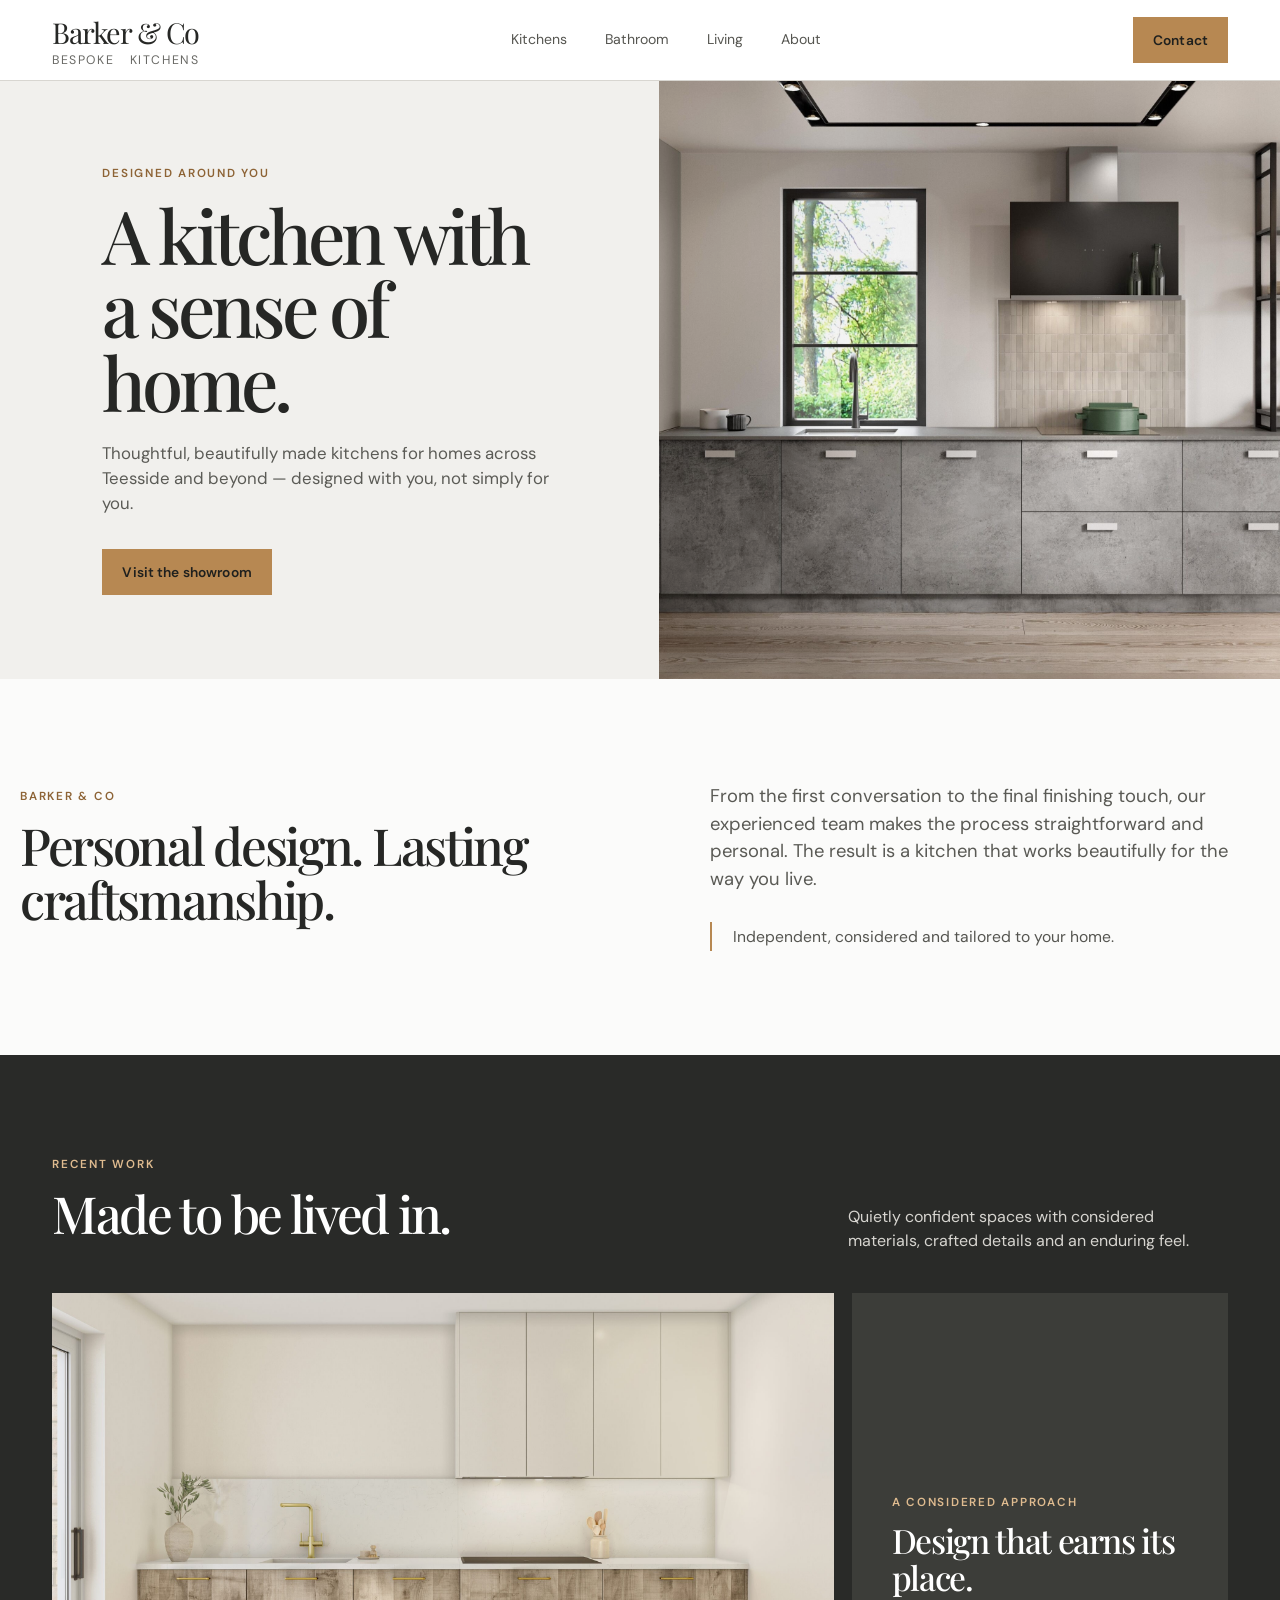
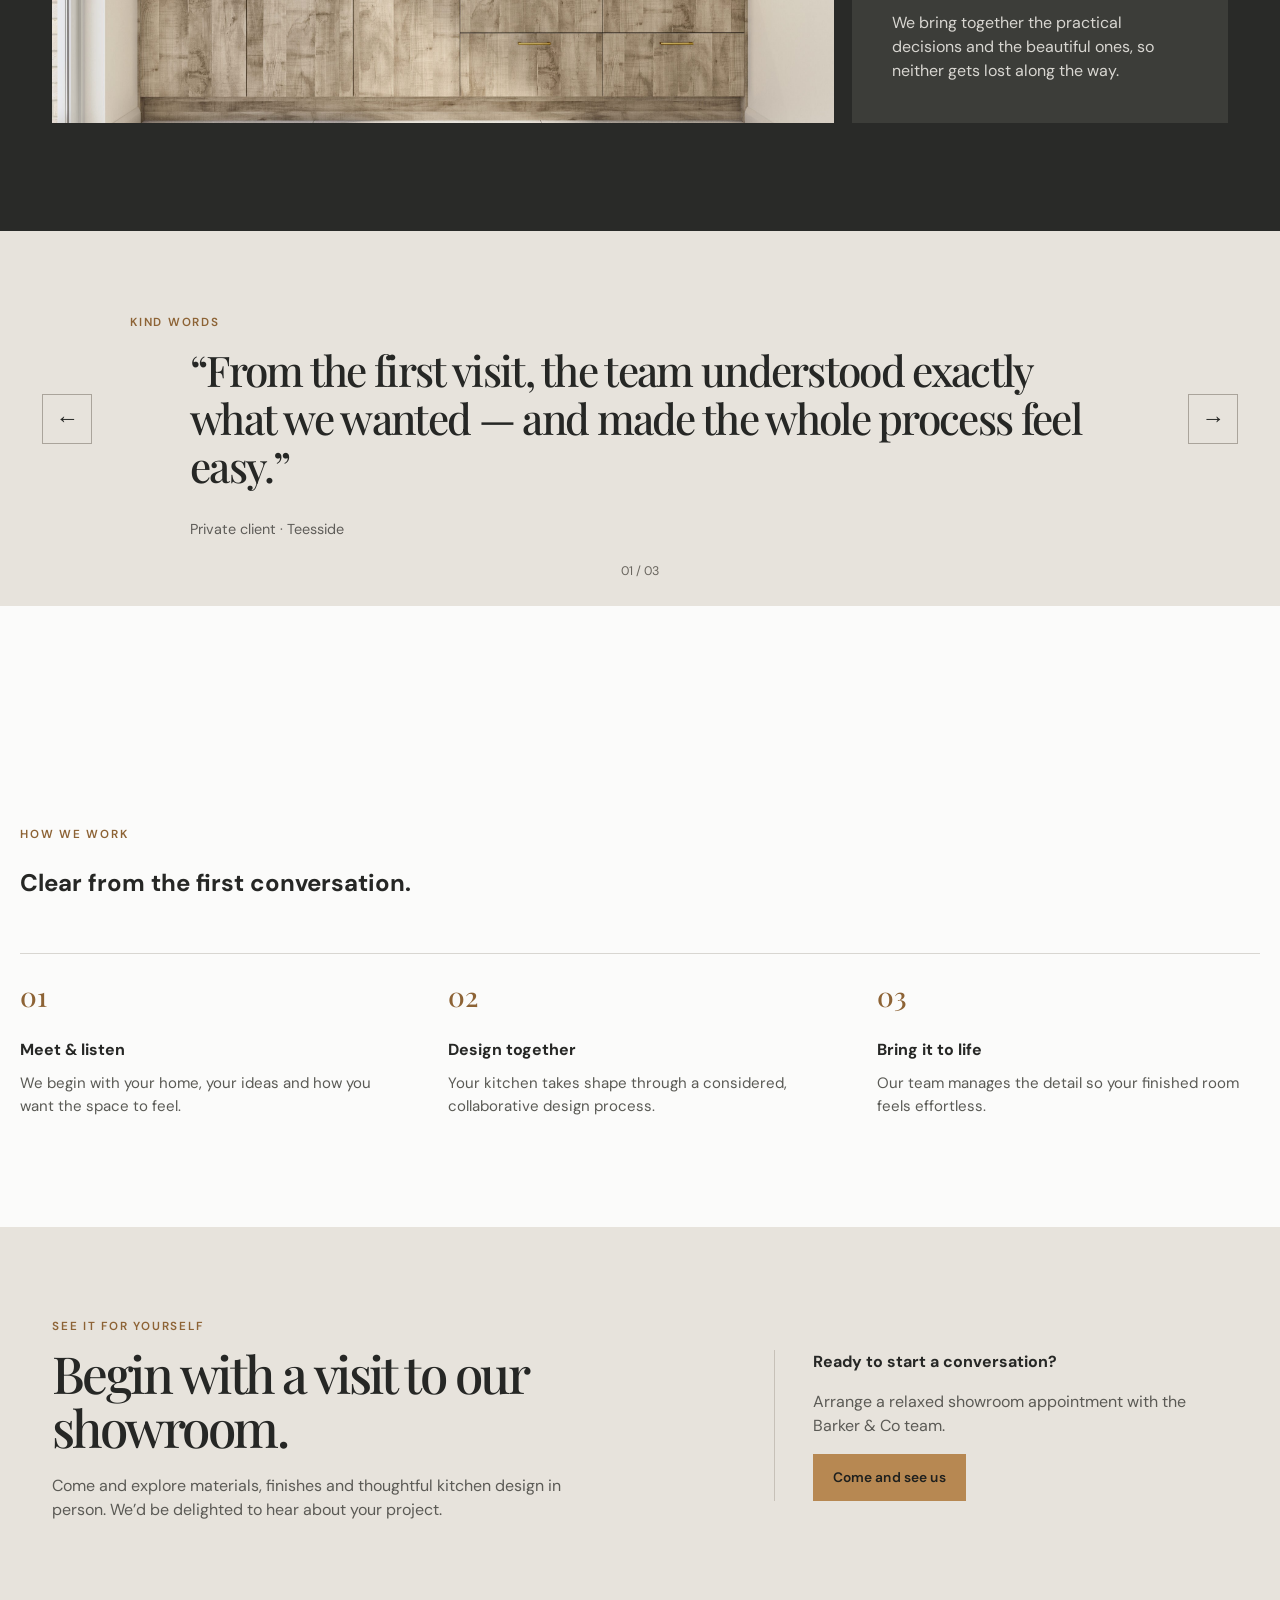
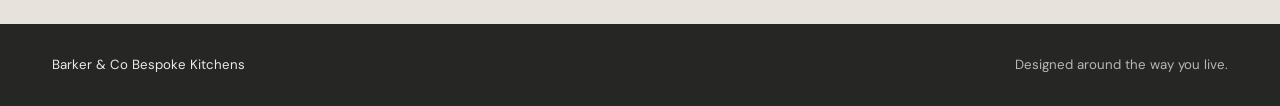
<file: barker-and-co/index.html>
<!doctype html>
<html lang="en">
<head>
  <meta name="robots" content="noindex, nofollow">
  <meta charset="utf-8">
  <meta name="viewport" content="width=device-width, initial-scale=1">
  <meta name="description" content="A refreshed landing-page concept for Barker & Co Bespoke Kitchens.">
  <title>Barker & Co | Bespoke kitchens, made personal</title>
  <link rel="icon" type="image/svg+xml" href="data:image/svg+xml,%3Csvg xmlns='http://www.w3.org/2000/svg' viewBox='0 0 64 64'%3E%3Crect width='64' height='64' rx='14' fill='%232b2b29'/%3E%3Cpath d='M17 15h19c8 0 13 4 13 10 0 5-3 8-8 9 6 1 10 5 10 12 0 8-7 13-18 13H17V15Zm12 18h6c4 0 6-2 6-5s-2-5-6-5h-6v10Zm0 18h8c5 0 8-2 8-6 0-4-3-6-8-6h-8v12Z' fill='%23c79a61'/%3E%3C/svg%3E">
  <style>
    @import url('https://fonts.googleapis.com/css2?family=DM+Sans:wght@400;500;600&family=Playfair+Display:wght@500;600&display=swap');
    :root{--ink:#262725;--soft:#f1f0ed;--paper:#fbfbfa;--line:#d8d6d1;--accent:#b78852;--accent-deep:#8d6335;--serif:'Playfair Display',Georgia,serif;--sans:'DM Sans',Arial,sans-serif}
    *{box-sizing:border-box} body{margin:0;background:var(--paper);color:var(--ink);font-family:var(--sans);font-size:16px;line-height:1.5} a{color:inherit;text-decoration:none}.wrap{max-width:1240px;margin:auto;padding:0 32px}.eyebrow{font-size:.73rem;letter-spacing:.15em;text-transform:uppercase;color:var(--accent-deep);font-weight:600}.top{position:relative;border-bottom:1px solid var(--line);background:#fff}.top .wrap{height:80px;display:flex;align-items:center;justify-content:space-between;gap:28px}.brand{font-family:var(--serif);font-size:1.8rem;letter-spacing:-.04em}.brand small{font-family:var(--sans);font-size:.77rem;letter-spacing:.13em;text-transform:uppercase;display:block;text-align:justify;text-align-last:justify;margin-top:-3px;color:#696965}.nav{display:flex;align-items:center;gap:38px;font-size:.88rem;color:#555550}.nav a{padding:10px 0}.nav a:hover{color:var(--accent-deep)}.top-actions{display:flex;align-items:center;gap:18px}.menu-toggle{display:none;flex-direction:column;gap:5px;background:none;border:0;padding:8px 2px;cursor:pointer}.menu-toggle span{display:block;width:24px;height:2px;background:var(--ink)}.mobile-nav{display:none;position:absolute;top:100%;left:0;right:0;background:#fff;border-bottom:1px solid var(--line);flex-direction:column;padding:8px 22px 20px;z-index:50;box-shadow:0 16px 32px -20px rgba(0,0,0,.2)}.mobile-nav.is-open{display:flex}.mobile-nav a{padding:14px 0;border-bottom:1px solid var(--line);font-size:.95rem}.mobile-nav .button{margin-top:16px;justify-content:center}.button{display:inline-flex;align-items:center;justify-content:center;padding:13px 20px;background:var(--ink);color:#fff;font-size:.86rem;font-weight:600;letter-spacing:.01em;transition:.2s}.button:hover{background:var(--accent-deep)}.button.bronze{background:var(--accent);color:#1f201e}.button.bronze:hover{background:#d0a46e}
    .hero{display:grid;grid-template-columns:1.03fr .97fr;min-height:590px;background:var(--soft)}.hero-copy{padding:84px clamp(32px,8vw,118px);display:flex;flex-direction:column;justify-content:center;align-items:flex-start}.hero h1{font-family:var(--serif);font-weight:500;letter-spacing:-.055em;font-size:clamp(3rem,5.8vw,5.2rem);line-height:.99;max-width:610px;margin:15px 0 23px}.hero p{max-width:475px;color:#5b5b56;font-size:1.05rem;margin:0 0 32px}.hero-image{min-height:390px;background:linear-gradient(90deg,rgba(0,0,0,.06),transparent),url('/barker-and-co/assets/hero-kitchen.jpg?v=3') center/cover}.intro{padding:104px 0;display:grid;grid-template-columns:1fr 1fr;gap:11vw}.intro h2,.showcase h2{font:500 clamp(2.3rem,4vw,3.8rem)/1.05 var(--serif);letter-spacing:-.045em;margin:12px 0}.intro p{font-size:1.15rem;color:#5a5a55;max-width:520px;margin:0}.signature{border-left:2px solid var(--accent);padding:3px 0 3px 21px;color:#555550;font-size:.98rem;margin-top:28px}.showcase{background:#292a28;color:#fff;padding:96px 0 108px}.showcase .eyebrow{color:#dfbb8f}.showcase-head{display:flex;justify-content:space-between;gap:30px;align-items:flex-end;margin-bottom:40px}.showcase-head p{max-width:380px;color:#d7d5d0;margin:0}.gallery{display:grid;grid-template-columns:1.35fr .65fr;gap:18px}.image{min-height:430px;background:url('/barker-and-co/assets/kitchen-showcase.jpg?v=3') center/cover}.detail{background:#3c3d39;padding:40px;display:flex;flex-direction:column;justify-content:end}.detail h3{font:500 2.1rem/1.1 var(--serif);margin:10px 0 15px;letter-spacing:-.04em}.detail p{color:#d8d6d1;margin:0;max-width:290px}.testimonials{padding:0 0 105px}.testimonial-shell{background:#e7e3dc;padding:78px 130px 65px;position:relative;min-height:320px}.testimonial-shell>.eyebrow,.testimonial{max-width:900px;margin-left:auto;margin-right:auto}.testimonial{display:none}.testimonial.active{display:block}.testimonial blockquote{font:500 clamp(1.8rem,3.3vw,3.25rem)/1.14 var(--serif);letter-spacing:-.04em;margin:13px 0 27px}.testimonial cite{font-style:normal;font-size:.9rem;color:#5e5c58}.carousel-controls button{position:absolute;top:50%;transform:translateY(-50%);width:50px;height:50px;border:1px solid #aaa49b;background:transparent;color:var(--ink);font-size:1.45rem;cursor:pointer}.carousel-controls button:hover{border-color:var(--accent-deep);background:var(--accent);color:#1f201e}.carousel-controls button[data-direction='previous']{left:42px}.carousel-controls button[data-direction='next']{right:42px}.carousel-count{position:absolute;bottom:26px;left:50%;transform:translateX(-50%);font-size:.78rem;color:#6a665f}.process{padding:110px 0}.process-title{max-width:580px}.steps{display:grid;grid-template-columns:repeat(3,1fr);gap:45px;margin-top:52px;border-top:1px solid var(--line)}.step{padding-top:24px}.number{color:var(--accent-deep);font:500 1.7rem var(--serif)}.step h3{font-size:1rem;margin:24px 0 10px}.step p{font-size:.94rem;color:#5a5a55;margin:0}.visit{background:#e7e3dc;padding:86px 0}.visit-box{display:grid;grid-template-columns:1.2fr .8fr;gap:40px;align-items:center}.visit h2{font:500 clamp(2.4rem,4vw,4rem)/1.04 var(--serif);letter-spacing:-.05em;margin:10px 0 20px}.visit p{color:#5b5a55;max-width:540px}.visit-right{padding-left:38px;border-left:1px solid #c7c1b8}.visit-right strong{display:block;margin-bottom:6px}.visit-right a{color:var(--accent-deep);font-weight:600}.footer{background:var(--ink);color:#eceae5;padding:31px 0}.footer .wrap{display:flex;justify-content:space-between;align-items:center;gap:20px;font-size:.83rem}.footer span{color:#b9b7b1}
    @media(max-width:760px){.wrap{padding:0 22px}.nav{display:none}.top-actions .button{display:none}.menu-toggle{display:flex}.top .wrap{height:auto;min-height:70px;padding-block:12px}.hero{grid-template-columns:1fr}.hero-copy{padding:70px 28px}.hero-image{min-height:360px}.intro,.visit-box{grid-template-columns:1fr;gap:32px}.intro,.process{padding:72px 0}.showcase{padding:70px 0}.showcase-head{display:block}.showcase-head p{margin-top:20px}.gallery{grid-template-columns:1fr}.image{min-height:330px}.detail{min-height:270px}.testimonial-shell{padding:64px 74px 58px;min-height:350px}.carousel-controls button[data-direction='previous']{left:16px}.carousel-controls button[data-direction='next']{right:16px}.steps{grid-template-columns:1fr;gap:14px;margin-top:35px}.visit{padding:65px 0}.visit-right{padding:25px 0 0;border-left:0;border-top:1px solid #c7c1b8}.footer .wrap{display:block}.footer span{display:block;margin-top:8px}}
  </style>
</head>
<body>
  <header class="top">
    <div class="wrap">
      <a class="brand" href="#top">Barker &amp; Co<small>Bespoke kitchens</small></a>
      <nav class="nav"><a href="#work">Kitchens</a><a href="#testimonials">Bathroom</a><a href="#process">Living</a><a href="#process">About</a></nav>
      <div class="top-actions">
        <a class="button bronze" href="#visit">Contact</a>
        <button class="menu-toggle" id="menuToggle" type="button" aria-label="Menu" aria-expanded="false" aria-controls="mobileNav"><span></span><span></span><span></span></button>
      </div>
    </div>
    <nav id="mobileNav" class="mobile-nav" aria-label="Mobile">
      <a href="#work">Kitchens</a><a href="#testimonials">Bathroom</a><a href="#process">Living</a><a href="#process">About</a>
      <a class="button bronze" href="#visit">Contact</a>
    </nav>
  </header>
  <main id="top">
    <section class="hero"><div class="hero-copy"><span class="eyebrow">Designed around you</span><h1>A kitchen with a sense of home.</h1><p>Thoughtful, beautifully made kitchens for homes across Teesside and beyond — designed with you, not simply for you.</p><a class="button bronze" href="#visit">Visit the showroom</a></div><div class="hero-image" role="img" aria-label="Barker & Co kitchen project"></div></section>
    <section class="wrap intro"><div><span class="eyebrow">Barker &amp; Co</span><h2>Personal design. Lasting craftsmanship.</h2></div><div><p>From the first conversation to the final finishing touch, our experienced team makes the process straightforward and personal. The result is a kitchen that works beautifully for the way you live.</p><div class="signature">Independent, considered and tailored to your home.</div></div></section>
    <section class="showcase" id="work"><div class="wrap"><div class="showcase-head"><div><span class="eyebrow">Recent work</span><h2>Made to be lived in.</h2></div><p>Quietly confident spaces with considered materials, crafted details and an enduring feel.</p></div><div class="gallery"><div class="image" role="img" aria-label="Barker & Co bespoke kitchen"></div><div class="detail"><span class="eyebrow">A considered approach</span><h3>Design that earns its place.</h3><p>We bring together the practical decisions and the beautiful ones, so neither gets lost along the way.</p></div></div></div></section>
    <section class="testimonials" id="testimonials"><div class="testimonial-shell"><span class="eyebrow">Kind words</span><article class="testimonial active"><blockquote>“From the first visit, the team understood exactly what we wanted — and made the whole process feel easy.”</blockquote><cite>Private client · Teesside</cite></article><article class="testimonial"><blockquote>“The attention to detail is exceptional. It feels beautiful, practical and completely ours.”</blockquote><cite>Private client · North Yorkshire</cite></article><article class="testimonial"><blockquote>“A thoughtful design process, clear communication and a kitchen we genuinely love to spend time in.”</blockquote><cite>Private client · County Durham</cite></article><div class="carousel-controls"><button type="button" data-direction="previous" aria-label="Previous testimonial">←</button><button type="button" data-direction="next" aria-label="Next testimonial">→</button><span class="carousel-count">01 / 03</span></div></div></section>
    <section class="wrap process" id="process"><div class="process-title"><span class="eyebrow">How we work</span><h2>Clear from the first conversation.</h2></div><div class="steps"><article class="step"><div class="number">01</div><h3>Meet &amp; listen</h3><p>We begin with your home, your ideas and how you want the space to feel.</p></article><article class="step"><div class="number">02</div><h3>Design together</h3><p>Your kitchen takes shape through a considered, collaborative design process.</p></article><article class="step"><div class="number">03</div><h3>Bring it to life</h3><p>Our team manages the detail so your finished room feels effortless.</p></article></div></section>
    <section class="visit" id="visit"><div class="wrap visit-box"><div><span class="eyebrow">See it for yourself</span><h2>Begin with a visit to our showroom.</h2><p>Come and explore materials, finishes and thoughtful kitchen design in person. We’d be delighted to hear about your project.</p></div><div class="visit-right"><strong>Ready to start a conversation?</strong><p>Arrange a relaxed showroom appointment with the Barker &amp; Co team.</p><a class="button bronze" href="#visit">Come and see us</a></div></div></section>
  </main>
  <footer class="footer"><div class="wrap"><div>Barker &amp; Co Bespoke Kitchens</div><span>Designed around the way you live.</span></div></footer>
  <script>
    const menuToggle=document.getElementById('menuToggle');
    const mobileNav=document.getElementById('mobileNav');
    menuToggle.addEventListener('click',()=>{
      const isOpen=mobileNav.classList.toggle('is-open');
      menuToggle.setAttribute('aria-expanded',String(isOpen));
    });
    mobileNav.querySelectorAll('a').forEach(a=>a.addEventListener('click',()=>{
      mobileNav.classList.remove('is-open');
      menuToggle.setAttribute('aria-expanded','false');
    }));
  </script>
  <script>const slides=[...document.querySelectorAll('.testimonial')];const count=document.querySelector('.carousel-count');let current=0;document.querySelectorAll('[data-direction]').forEach(button=>button.addEventListener('click',()=>{current=(current+(button.dataset.direction==='next'?1:-1)+slides.length)%slides.length;slides.forEach((slide,index)=>slide.classList.toggle('active',index===current));count.textContent=`${String(current+1).padStart(2,'0')} / ${String(slides.length).padStart(2,'0')}`}));</script>
</body></html>
</file>
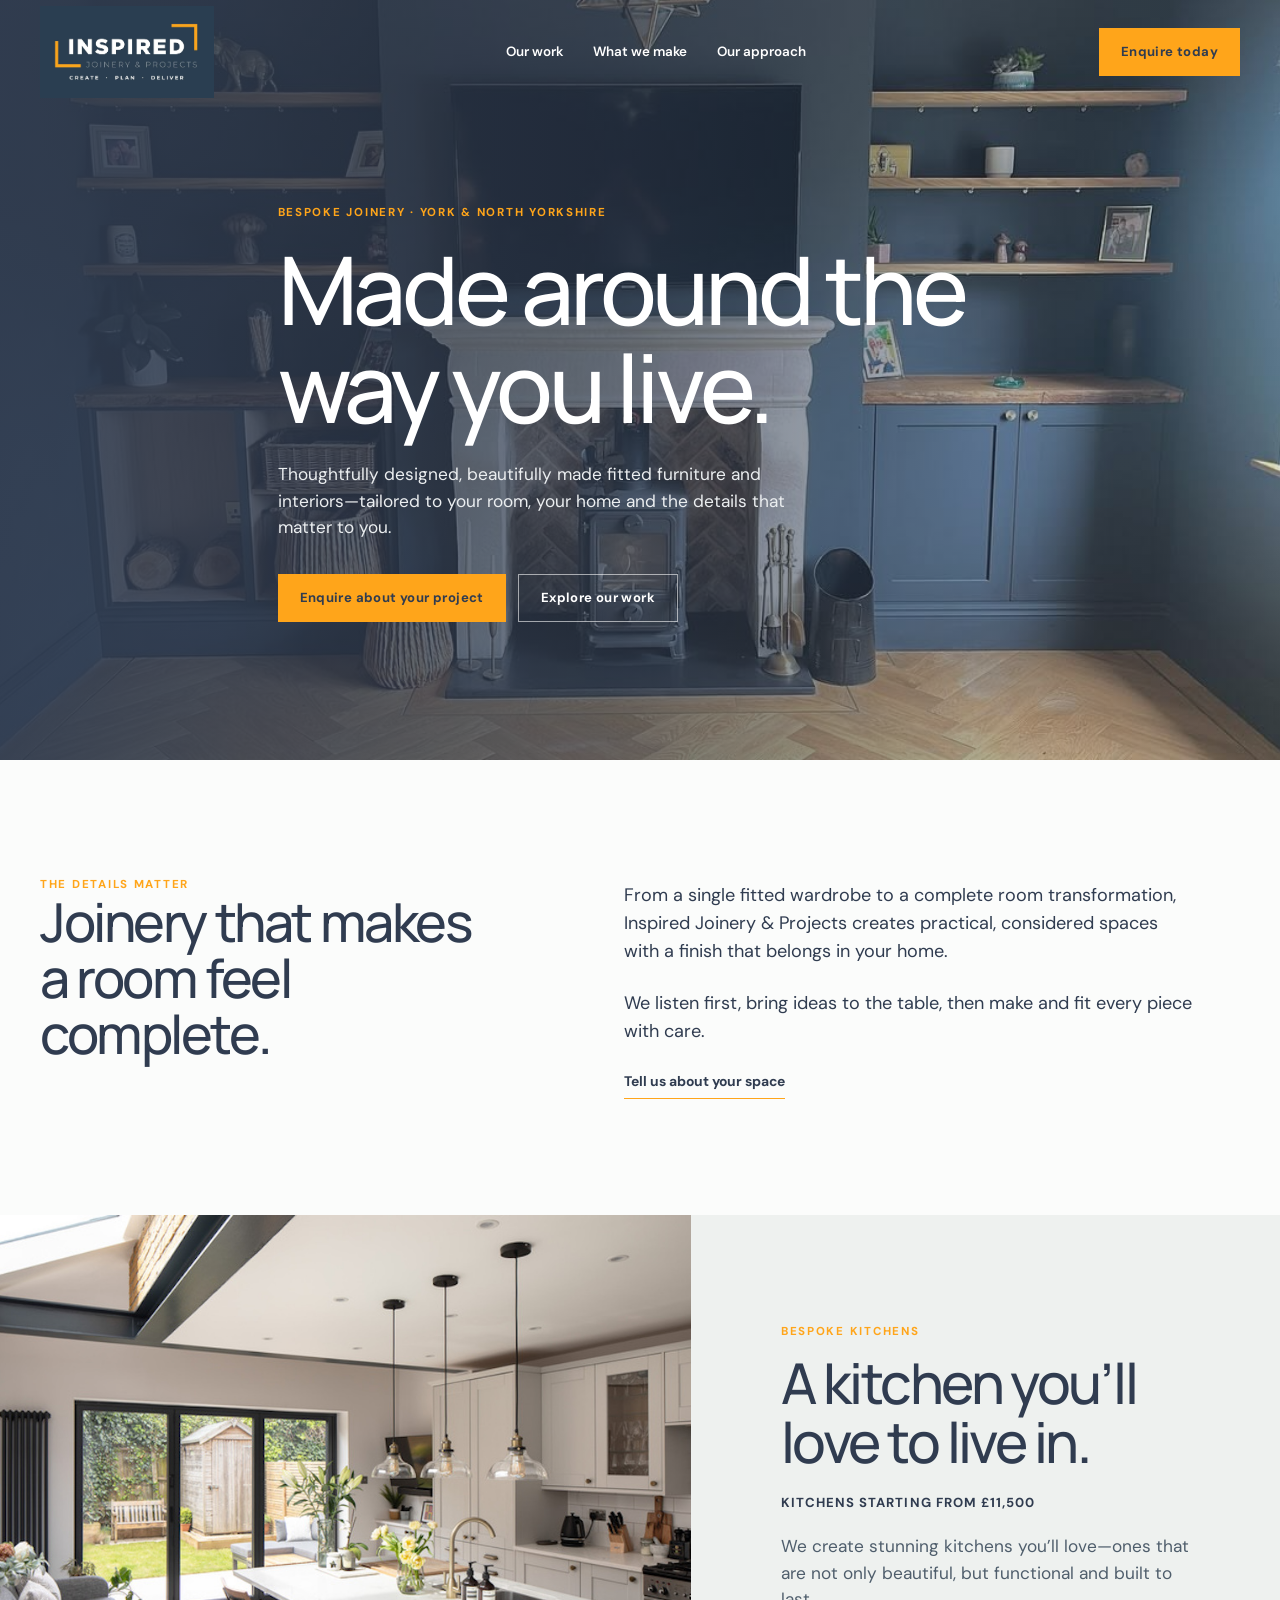
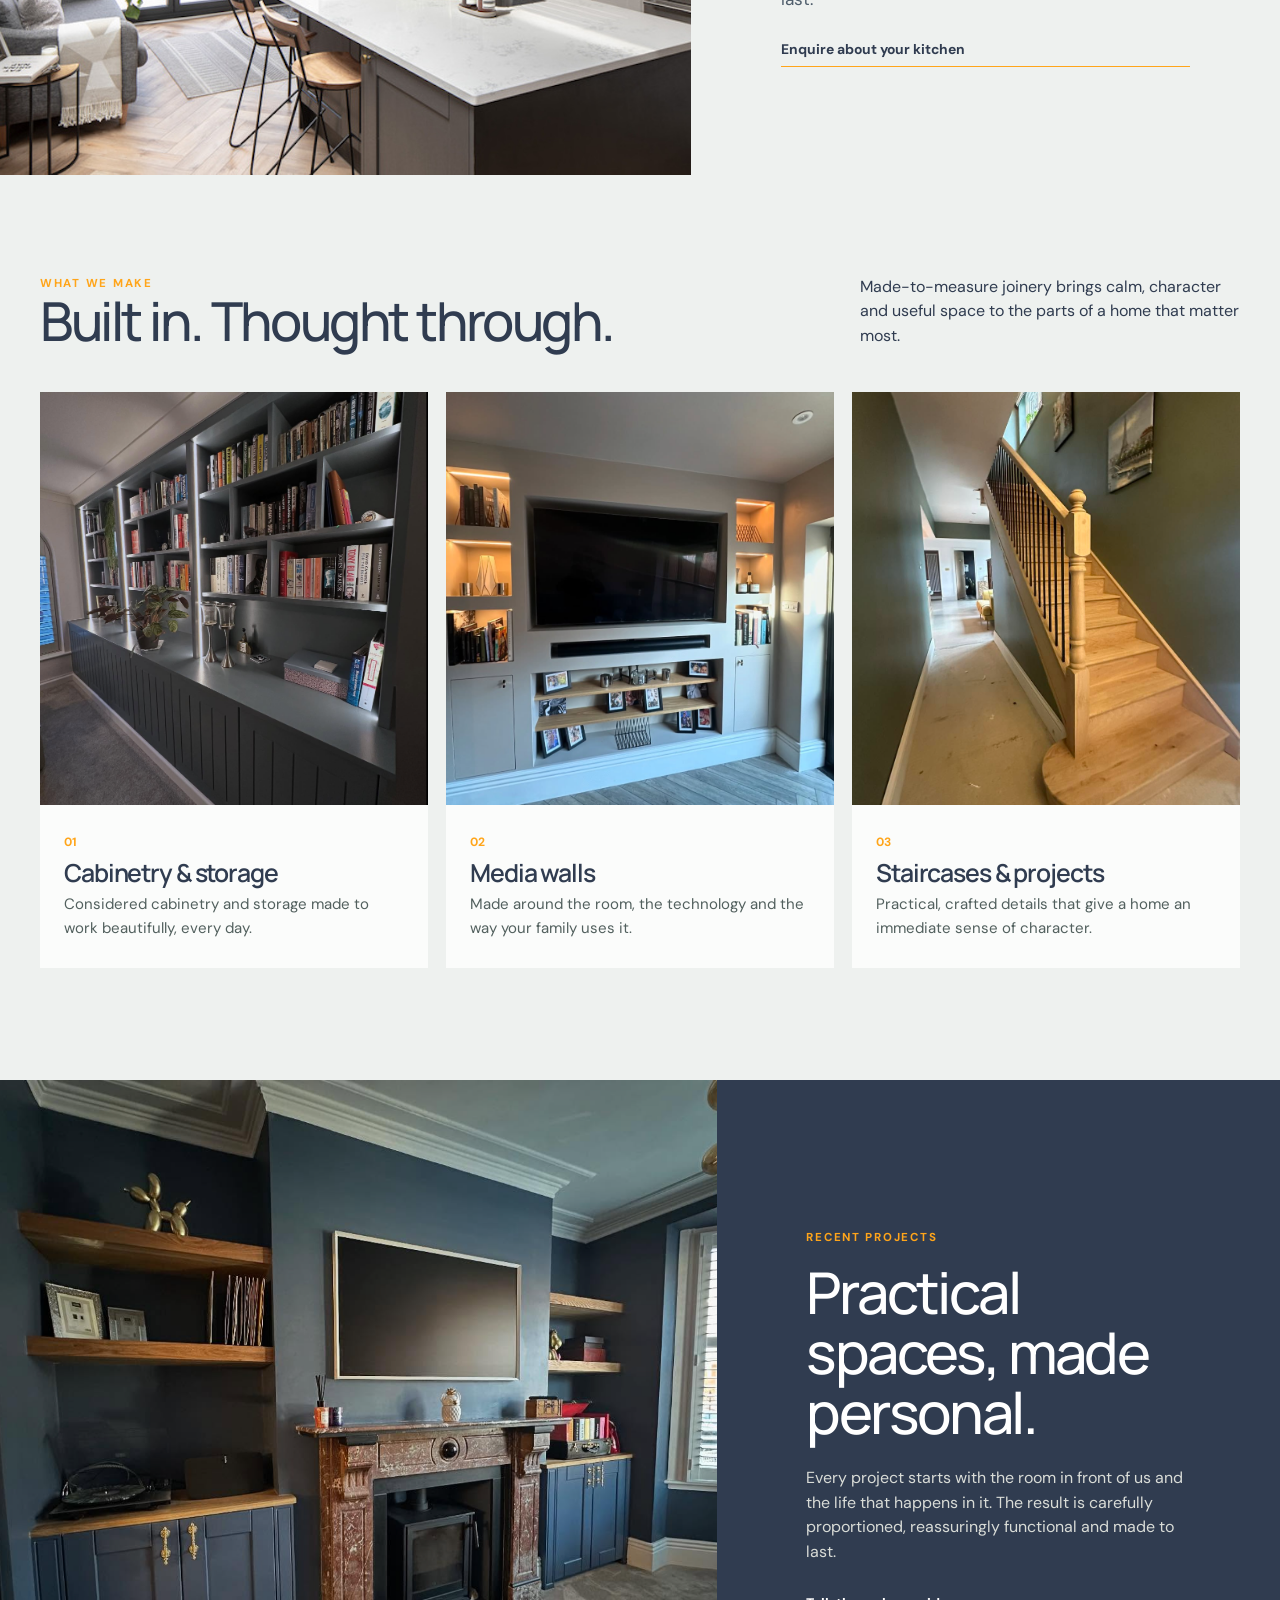
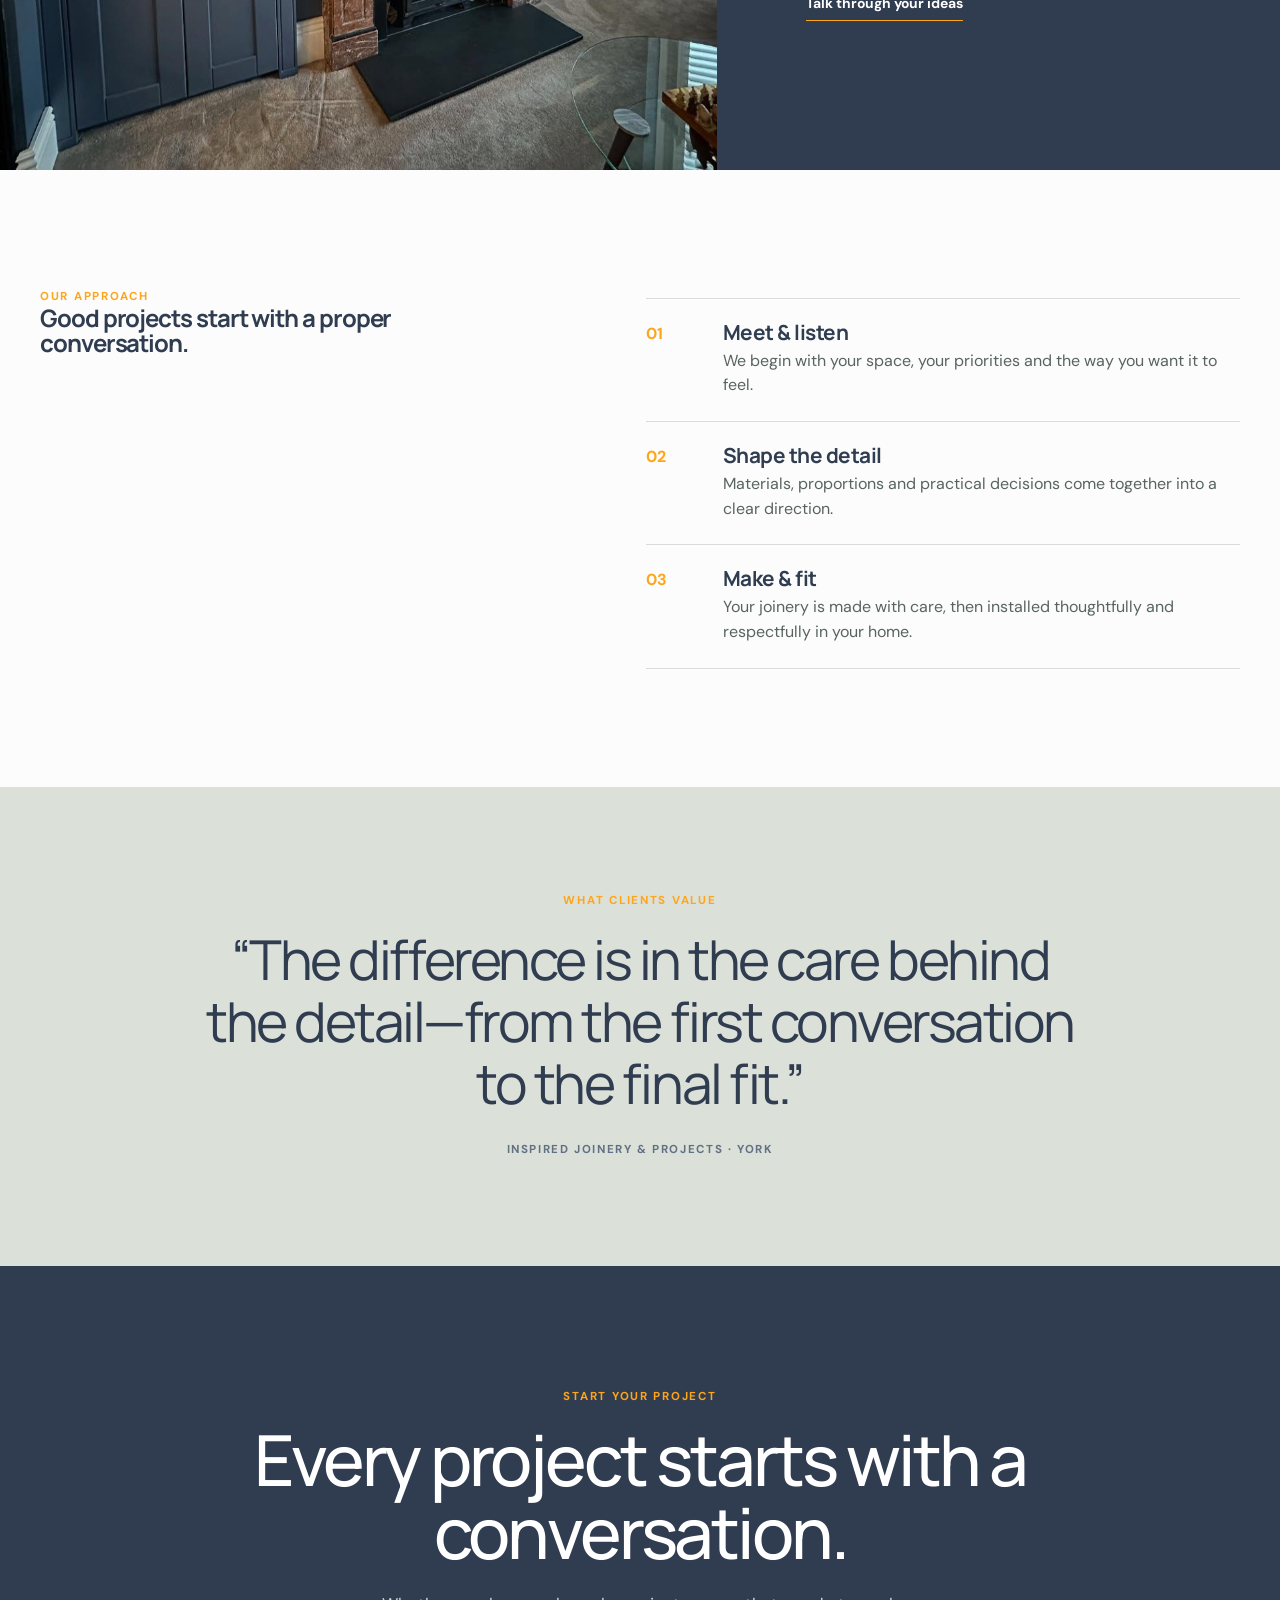
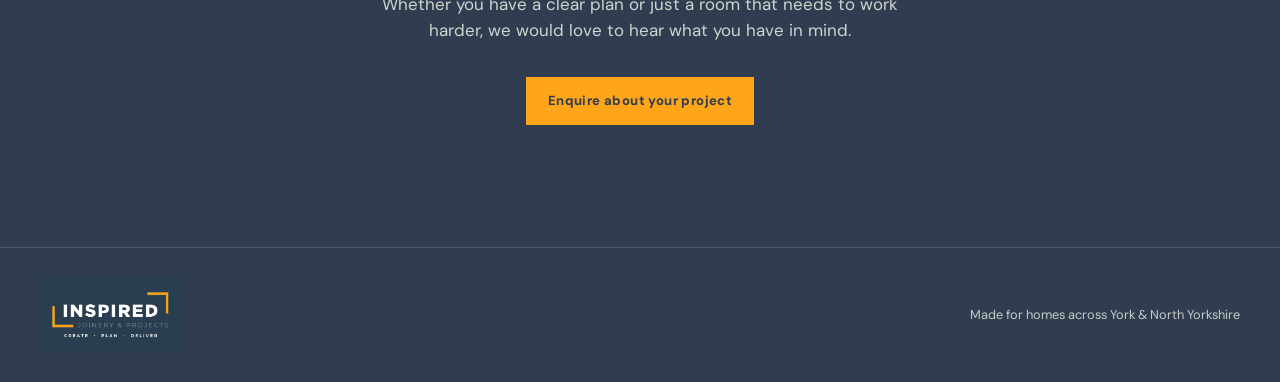
<file: inspired-joinery/index.html>
<!doctype html>
<html lang="en">
<head>
  <meta charset="UTF-8" />
  <meta name="viewport" content="width=device-width, initial-scale=1.0" />
  <meta name="description" content="Inspired Joinery & Projects — bespoke fitted furniture, kitchens and interiors across York and North Yorkshire." />
  <meta name="robots" content="noindex, nofollow">
  <title>Inspired Joinery & Projects | Bespoke interiors, York</title>
  <link rel="preconnect" href="https://images.unsplash.com" />
  <link rel="preconnect" href="https://fonts.googleapis.com" />
  <link rel="preconnect" href="https://fonts.gstatic.com" crossorigin />
  <link href="https://fonts.googleapis.com/css2?family=DM+Sans:wght@400;500;600;700&family=Manrope:wght@400;500;600;700&display=swap" rel="stylesheet" />
  <link rel="icon" type="image/svg+xml" href="data:image/svg+xml,%3Csvg xmlns='http://www.w3.org/2000/svg' viewBox='0 0 64 64'%3E%3Crect width='64' height='64' fill='%23303c50'/%3E%3Cpath d='M17 14h30v36H17zM24 14v36M40 14v36M17 27h30M17 40h30' fill='none' stroke='%23ffa51a' stroke-width='3'/%3E%3C/svg%3E" />
  <style>
    :root { --ink:#303c50; --ink-deep:#303c50; --moss:#617083; --oak:#ffa51a; --cream:#eef1ef; --paper:#fbfcfb; --line:rgba(48,60,80,.17); --font:'DM Sans',sans-serif; --display:'Manrope',sans-serif; }
    * { box-sizing:border-box; } html { scroll-behavior:smooth; } body { margin:0; background:var(--paper); color:var(--ink); font-family:var(--font); font-size:16px; line-height:1.55; } a { color:inherit; text-decoration:none; }
    .wrap { width:min(1200px,calc(100% - 48px)); margin:auto; } .eyebrow { font-size:.72rem; letter-spacing:.15em; text-transform:uppercase; font-weight:700; color:var(--oak); }
    header { position:absolute; width:100%; z-index:5; color:white; } .nav { height:104px; display:flex; align-items:center; justify-content:space-between; gap:24px; } .brand img { display:block; width:174px; height:auto; } .links { display:flex; align-items:center; gap:30px; font-size:.84rem; font-weight:600; } .button { display:inline-flex; align-items:center; justify-content:center; min-height:48px; padding:0 22px; background:var(--oak); color:#303c50; font-weight:700; font-size:.82rem; letter-spacing:.03em; transition:.2s ease; } .button:hover { transform:translateY(-2px); background:#ffc05a; } .button.ghost { color:#fff; background:transparent; border:1px solid rgba(255,255,255,.58); }
    .hero { min-height:760px; color:#fff; background:linear-gradient(90deg,rgba(48,60,80,.94) 0%,rgba(48,60,80,.68) 48%,rgba(48,60,80,.15) 100%), url('/inspired-joinery/assets/project-fireplace-wide.png') center/cover; display:flex; align-items:flex-end; padding:150px 0 84px; } .hero-inner { max-width:725px; } h1,h2,h3 { font-family:var(--display); letter-spacing:-.045em; line-height:1.04; margin:0; } h1 { font-size:clamp(3.15rem,7.4vw,6.7rem); margin:18px 0 24px; font-weight:500; } .hero p { max-width:540px; color:#ebeef0; font-size:1.08rem; margin:0 0 33px; } .hero-actions { display:flex; gap:12px; flex-wrap:wrap; }
    .intro { padding:116px 0; display:grid; grid-template-columns: .86fr 1.14fr; gap:10%; align-items:start; } .intro h2,.section-title h2 { font-size:clamp(2.2rem,4.2vw,4.1rem); font-weight:500; } .intro-copy { padding-top:5px; max-width:570px; } .intro-copy p { font-size:1.13rem; margin:0 0 24px; } .quiet-link { display:inline-flex; border-bottom:1px solid var(--oak); padding-bottom:5px; font-weight:700; font-size:.87rem; }
    .kitchen { display:grid; grid-template-columns:1.08fr .92fr; background:var(--cream); } .kitchen-image { min-height:560px; background:url('/inspired-joinery/assets/project-kitchen.jpeg') center/cover; } .kitchen-copy { padding:clamp(50px,7vw,105px) clamp(28px,7vw,105px); display:flex; flex-direction:column; justify-content:center; } .kitchen-copy h2 { font-size:clamp(2.4rem,4.4vw,4.45rem); font-weight:500; margin:14px 0 21px; } .kitchen-copy p { max-width:435px; margin:0 0 26px; font-size:1.08rem; color:#4f5e6c; } .price { display:inline-block; color:var(--ink); font-size:.82rem; font-weight:700; letter-spacing:.08em; text-transform:uppercase; margin-bottom:20px; }
    .services { background:var(--cream); padding:100px 0 112px; } .section-title { display:flex; justify-content:space-between; align-items:end; gap:30px; margin-bottom:43px; } .section-title p { max-width:380px; margin:0; } .cards { display:grid; grid-template-columns:repeat(3,1fr); gap:18px; } .card { background:var(--paper); } .card img { display:block; aspect-ratio: .94; width:100%; object-fit:cover; } .card-copy { padding:24px 24px 28px; } .card-copy span { color:var(--oak); font-weight:700; font-size:.75rem; } .card h3 { font-size:1.55rem; font-weight:600; margin:6px 0 8px; } .card p { margin:0; color:#52605e; font-size:.94rem; }
    .project { display:grid; grid-template-columns:1.12fr .88fr; min-height:690px; background:var(--ink); color:#fff; } .project-image { background:url('/inspired-joinery/assets/project-fireplace-detail.png') center/cover; min-height:460px; } .project-copy { padding:clamp(50px,8vw,120px) clamp(32px,7vw,110px); display:flex; flex-direction:column; justify-content:center; } .project-copy h2 { font-size:clamp(2.5rem,4.5vw,4.55rem); font-weight:500; margin:16px 0 23px; } .project-copy p { color:#d9dcd7; max-width:440px; margin:0 0 28px; } .project-copy .quiet-link { color:#fff; width:max-content; }
    .process { padding:118px 0; } .process-grid { display:grid; grid-template-columns:.9fr 1.1fr; gap:10%; } .steps { margin-top:10px; border-top:1px solid var(--line); } .step { padding:23px 0; border-bottom:1px solid var(--line); display:grid; grid-template-columns:60px 1fr; gap:17px; } .step span { color:var(--oak); font-weight:700; } .step h3 { font-size:1.3rem; letter-spacing:-.025em; margin:0 0 5px; } .step p { margin:0; color:#596462; }
    .quote { background:#dbe0d9; padding:105px 0; text-align:center; } .quote blockquote { max-width:900px; margin:18px auto 22px; font-family:var(--display); font-size:clamp(2rem,4.3vw,4.15rem); line-height:1.13; letter-spacing:-.045em; } .quote cite { font-style:normal; text-transform:uppercase; letter-spacing:.14em; font-weight:700; color:var(--moss); font-size:.72rem; }
    .contact { padding:122px 0; background:var(--ink-deep); color:#fff; text-align:center; } .contact h2 { font-size:clamp(2.8rem,5.5vw,5.6rem); font-weight:500; margin:17px auto 22px; max-width:840px; } .contact p { color:#cfd5cf; max-width:530px; margin:0 auto 33px; font-size:1.06rem; } .contact .button { background:var(--oak); }
    footer { background:var(--ink-deep); color:#c5cbc4; border-top:1px solid rgba(255,255,255,.14); padding:30px 0; font-size:.8rem; } .footer { display:flex; justify-content:space-between; align-items:center; gap:15px; } footer .brand img { width:142px; }
    @media(max-width:800px){ .links { display:none; } .nav { height:78px; } .hero { min-height:680px; padding:125px 0 60px; background-position:60% center; } .intro,.process-grid,.project,.kitchen { grid-template-columns:1fr; } .intro { gap:30px; padding:80px 0; } .cards { grid-template-columns:1fr; } .section-title { display:block; } .section-title p { margin-top:18px; } .project-image,.kitchen-image { min-height:420px; } .project-copy,.kitchen-copy { padding:65px 24px; } .services,.process,.contact { padding:80px 0; } .quote { padding:75px 0; } .footer { flex-direction:column; } }
  </style>
</head>
<body>
  <header><div class="wrap nav"><a class="brand" href="#top" aria-label="Inspired Joinery & Projects home"><img src="/inspired-joinery/assets/inspired-joinery-logo.png" alt="Inspired Joinery & Projects" /></a><nav class="links" aria-label="Main navigation"><a href="#work">Our work</a><a href="#services">What we make</a><a href="#approach">Our approach</a></nav><a class="button" href="#contact">Enquire today</a></div></header>
  <main id="top">
    <section class="hero"><div class="wrap hero-inner"><div class="eyebrow">Bespoke joinery · York &amp; North Yorkshire</div><h1>Made around the way you live.</h1><p>Thoughtfully designed, beautifully made fitted furniture and interiors—tailored to your room, your home and the details that matter to you.</p><div class="hero-actions"><a class="button" href="#contact">Enquire about your project</a><a class="button ghost" href="#work">Explore our work</a></div></div></section>
    <section class="wrap intro"><div><div class="eyebrow">The details matter</div><h2>Joinery that makes a room feel complete.</h2></div><div class="intro-copy"><p>From a single fitted wardrobe to a complete room transformation, Inspired Joinery &amp; Projects creates practical, considered spaces with a finish that belongs in your home.</p><p>We listen first, bring ideas to the table, then make and fit every piece with care.</p><a class="quiet-link" href="#contact">Tell us about your space</a></div></section>
    <section class="kitchen"><div class="kitchen-image" role="img" aria-label="Bright open-plan kitchen with a large island"></div><div class="kitchen-copy"><div class="eyebrow">Bespoke kitchens</div><h2>A kitchen you’ll love to live in.</h2><span class="price">Kitchens starting from £11,500</span><p>We create stunning kitchens you’ll love—ones that are not only beautiful, but functional and built to last.</p><a class="quiet-link" href="#contact">Enquire about your kitchen</a></div></section>
    <section class="services" id="services"><div class="wrap"><div class="section-title"><div><div class="eyebrow">What we make</div><h2>Built in. Thought through.</h2></div><p>Made-to-measure joinery brings calm, character and useful space to the parts of a home that matter most.</p></div><div class="cards"><article class="card"><img src="/inspired-joinery/assets/project-bookshelves.png" alt="Bespoke illuminated fitted bookcases" /><div class="card-copy"><span>01</span><h3>Cabinetry &amp; storage</h3><p>Considered cabinetry and storage made to work beautifully, every day.</p></div></article><article class="card"><img src="/inspired-joinery/assets/project-media-wall.png" alt="Custom-built media wall with illuminated shelving" /><div class="card-copy"><span>02</span><h3>Media walls</h3><p>Made around the room, the technology and the way your family uses it.</p></div></article><article class="card"><img src="/inspired-joinery/assets/project-staircase.png" alt="New timber staircase with bespoke black spindles" /><div class="card-copy"><span>03</span><h3>Staircases &amp; projects</h3><p>Practical, crafted details that give a home an immediate sense of character.</p></div></article></div></div></section>
    <section class="project" id="work"><div class="project-image" role="img" aria-label="Bespoke interior joinery with natural timber finish"></div><div class="project-copy"><div class="eyebrow">Recent projects</div><h2>Practical spaces, made personal.</h2><p>Every project starts with the room in front of us and the life that happens in it. The result is carefully proportioned, reassuringly functional and made to last.</p><a class="quiet-link" href="#contact">Talk through your ideas</a></div></section>
    <section class="wrap process" id="approach"><div class="process-grid"><div><div class="eyebrow">Our approach</div><h2>Good projects start with a proper conversation.</h2></div><div class="steps"><div class="step"><span>01</span><div><h3>Meet &amp; listen</h3><p>We begin with your space, your priorities and the way you want it to feel.</p></div></div><div class="step"><span>02</span><div><h3>Shape the detail</h3><p>Materials, proportions and practical decisions come together into a clear direction.</p></div></div><div class="step"><span>03</span><div><h3>Make &amp; fit</h3><p>Your joinery is made with care, then installed thoughtfully and respectfully in your home.</p></div></div></div></div></section>
    <section class="quote"><div class="wrap"><div class="eyebrow">What clients value</div><blockquote>“The difference is in the care behind the detail—from the first conversation to the final fit.”</blockquote><cite>Inspired Joinery &amp; Projects · York</cite></div></section>
    <section class="contact" id="contact"><div class="wrap"><div class="eyebrow">Start your project</div><h2>Every project starts with a conversation.</h2><p>Whether you have a clear plan or just a room that needs to work harder, we would love to hear what you have in mind.</p><a class="button" href="mailto:hello@inspiredjoinery.co.uk?subject=Project%20enquiry">Enquire about your project</a></div></section>
  </main>
  <footer><div class="wrap footer"><a class="brand" href="#top"><img src="/inspired-joinery/assets/inspired-joinery-logo.png" alt="Inspired Joinery & Projects" /></a><span>Made for homes across York &amp; North Yorkshire</span></div></footer>
</body>
</html>
</file>
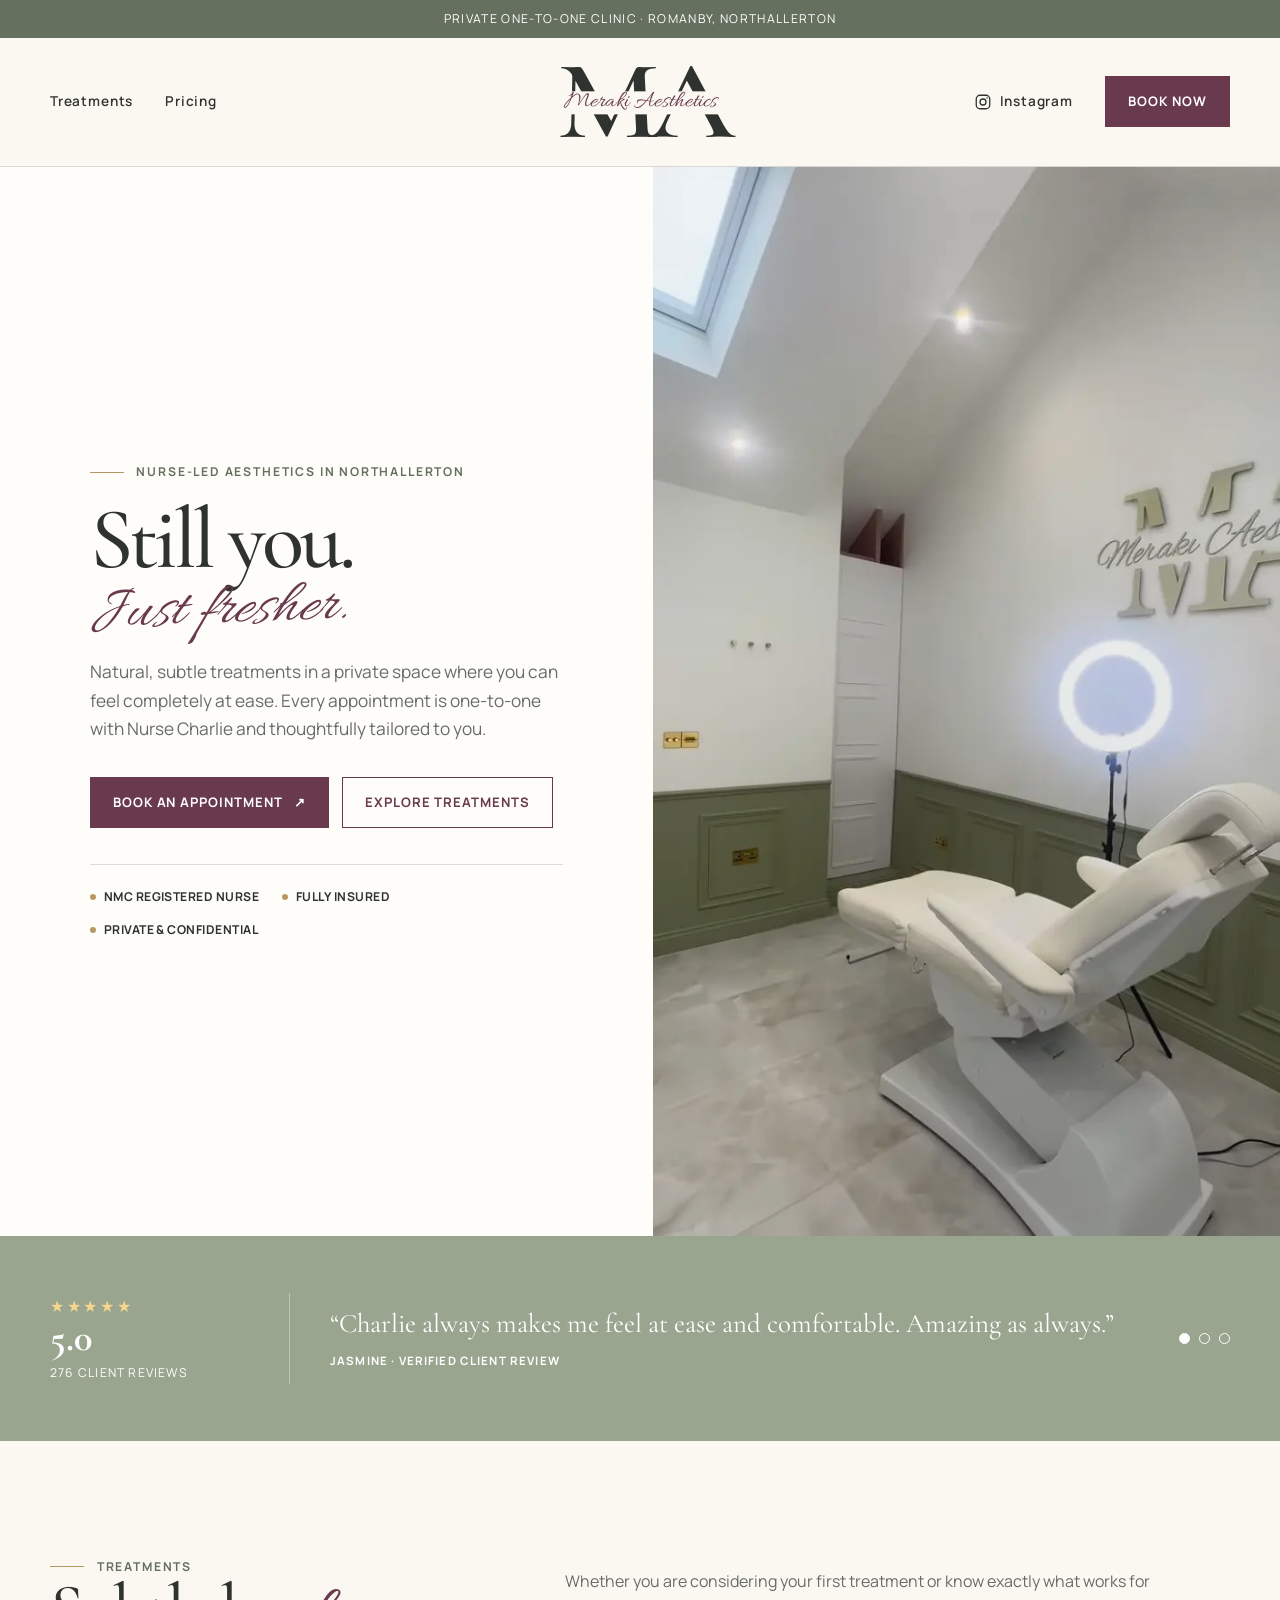
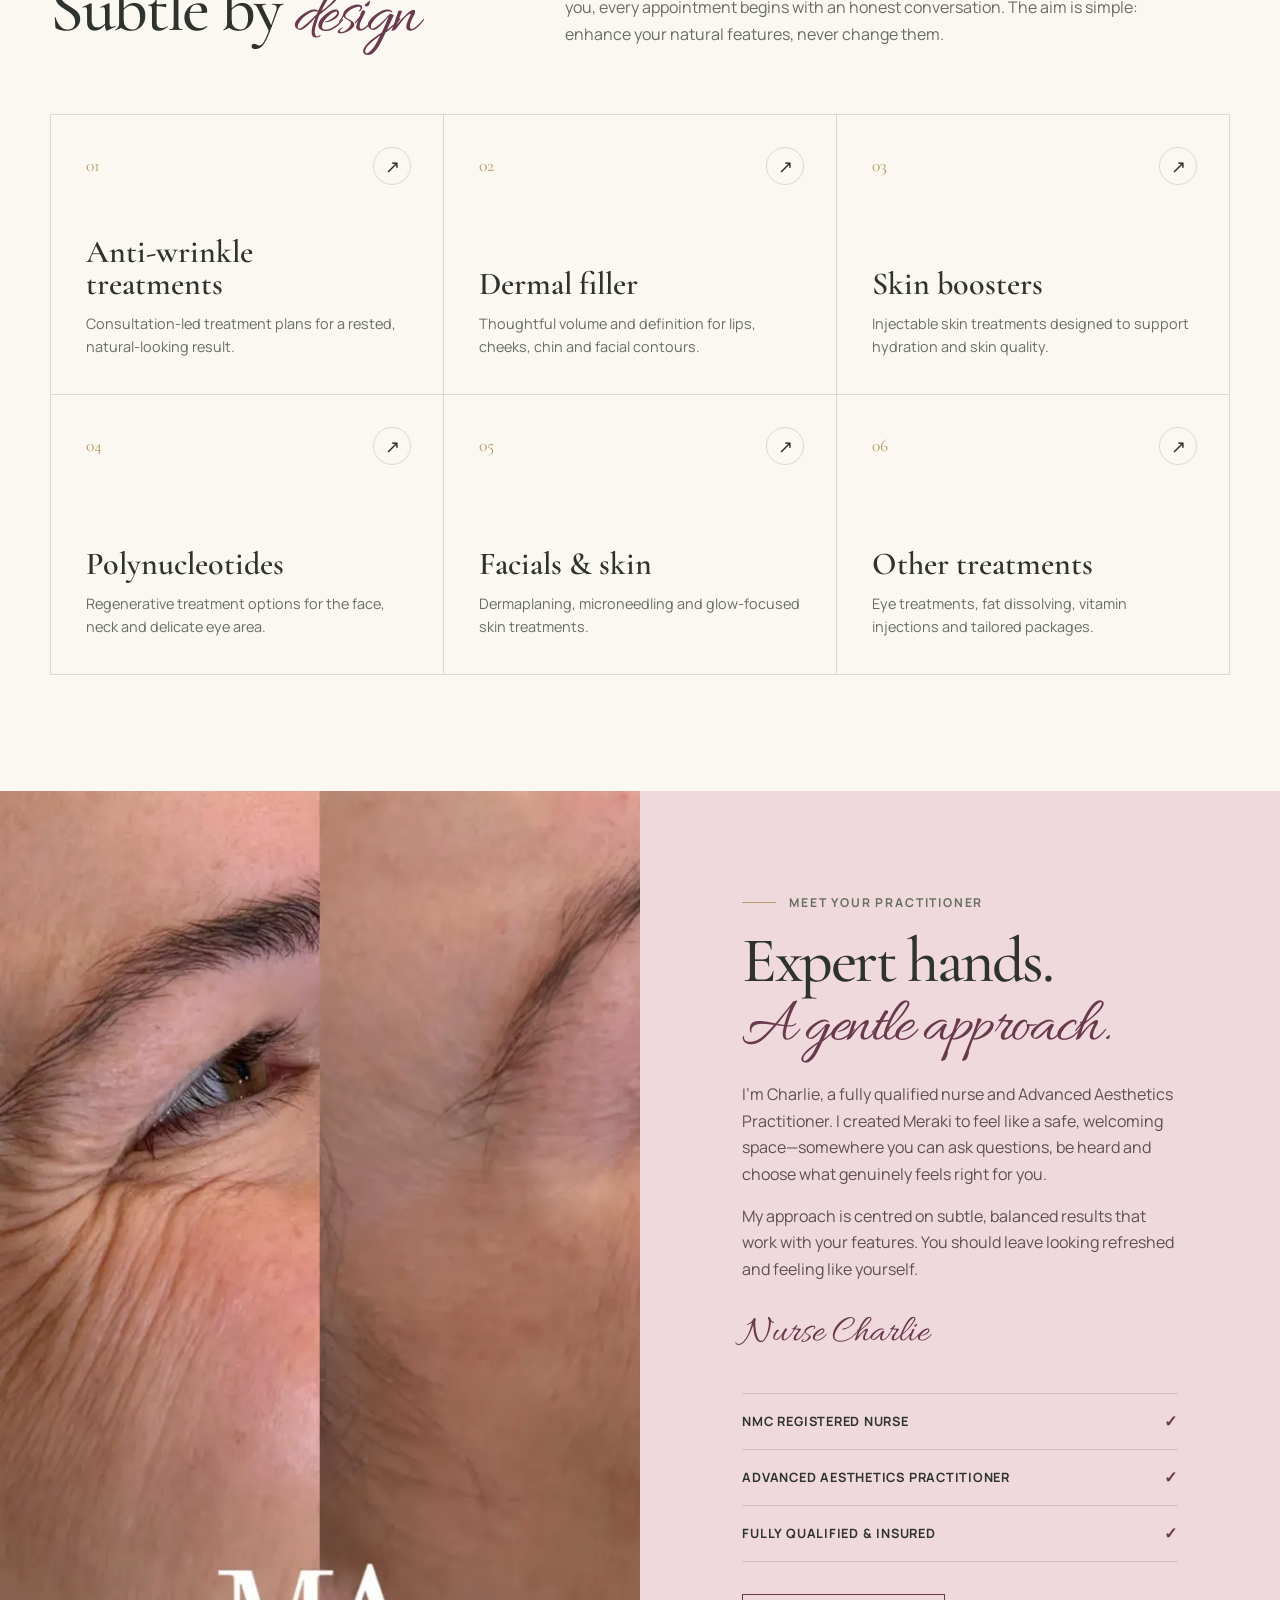
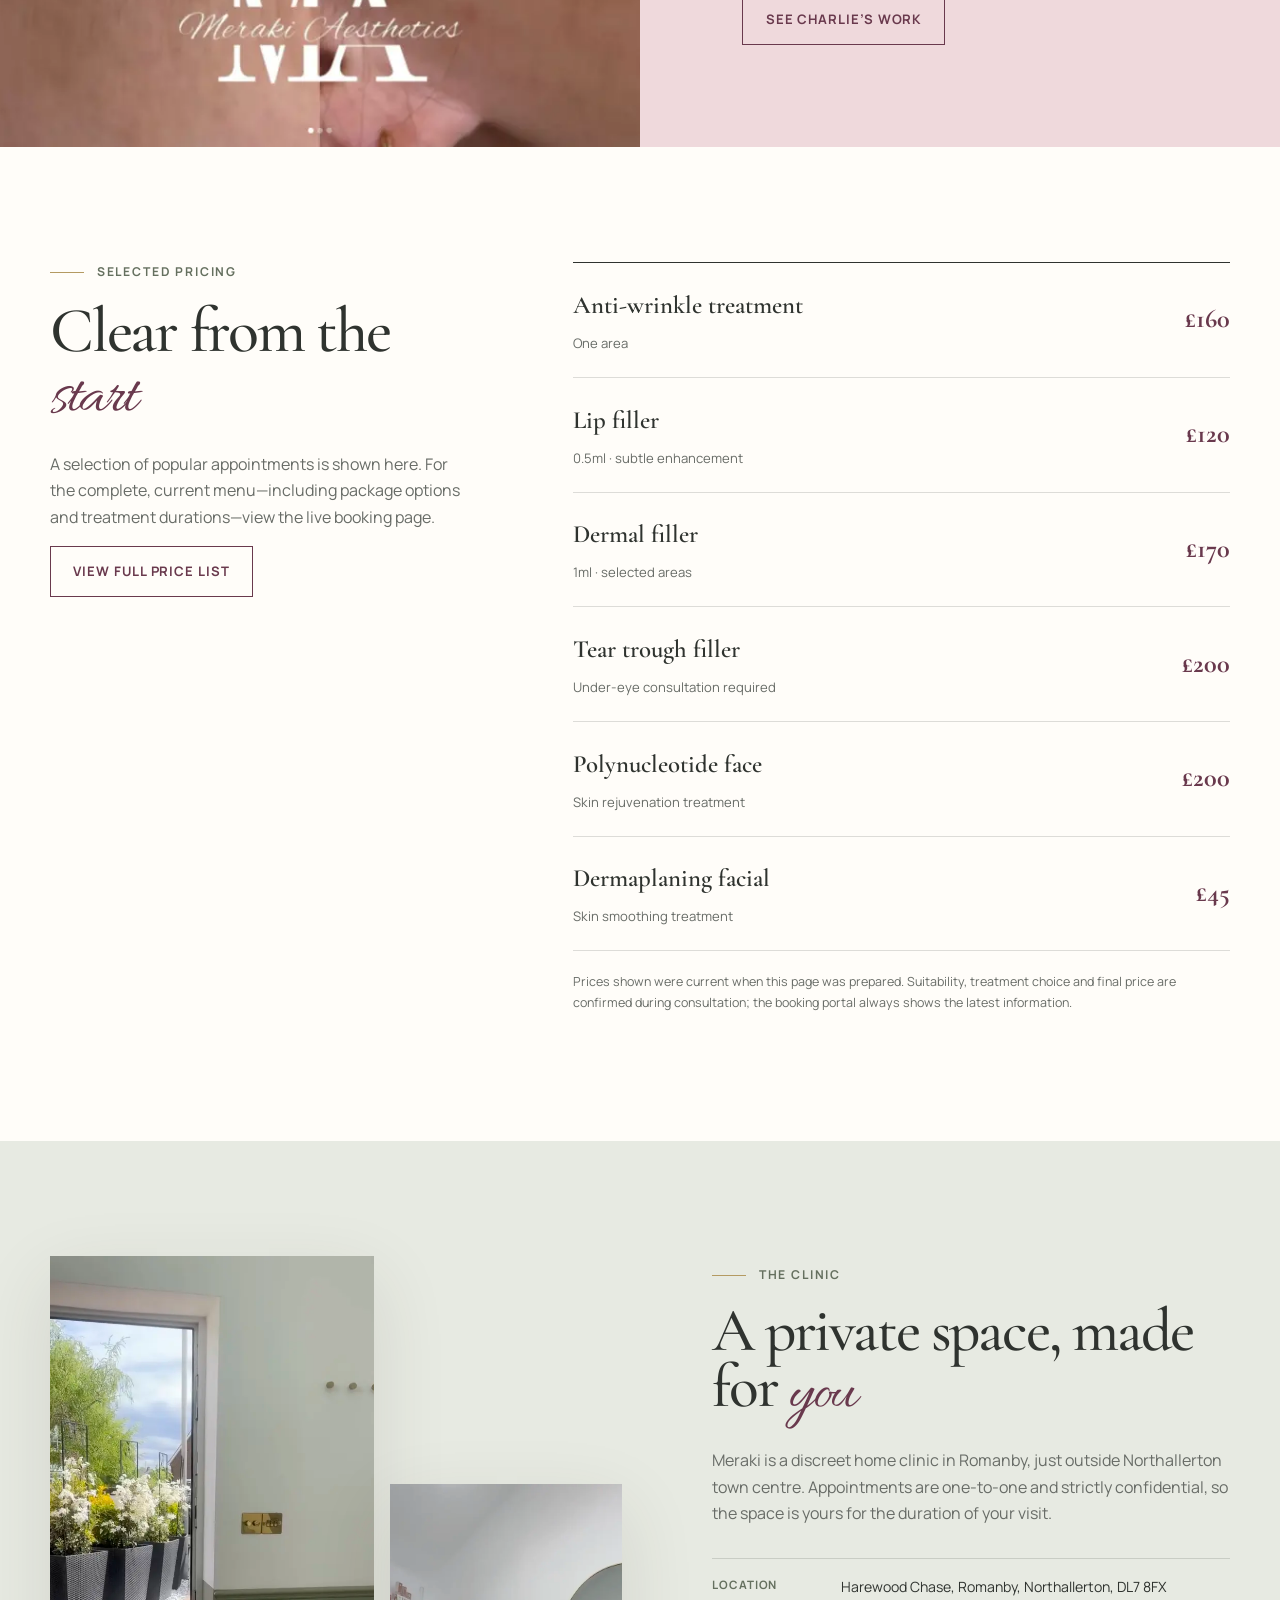
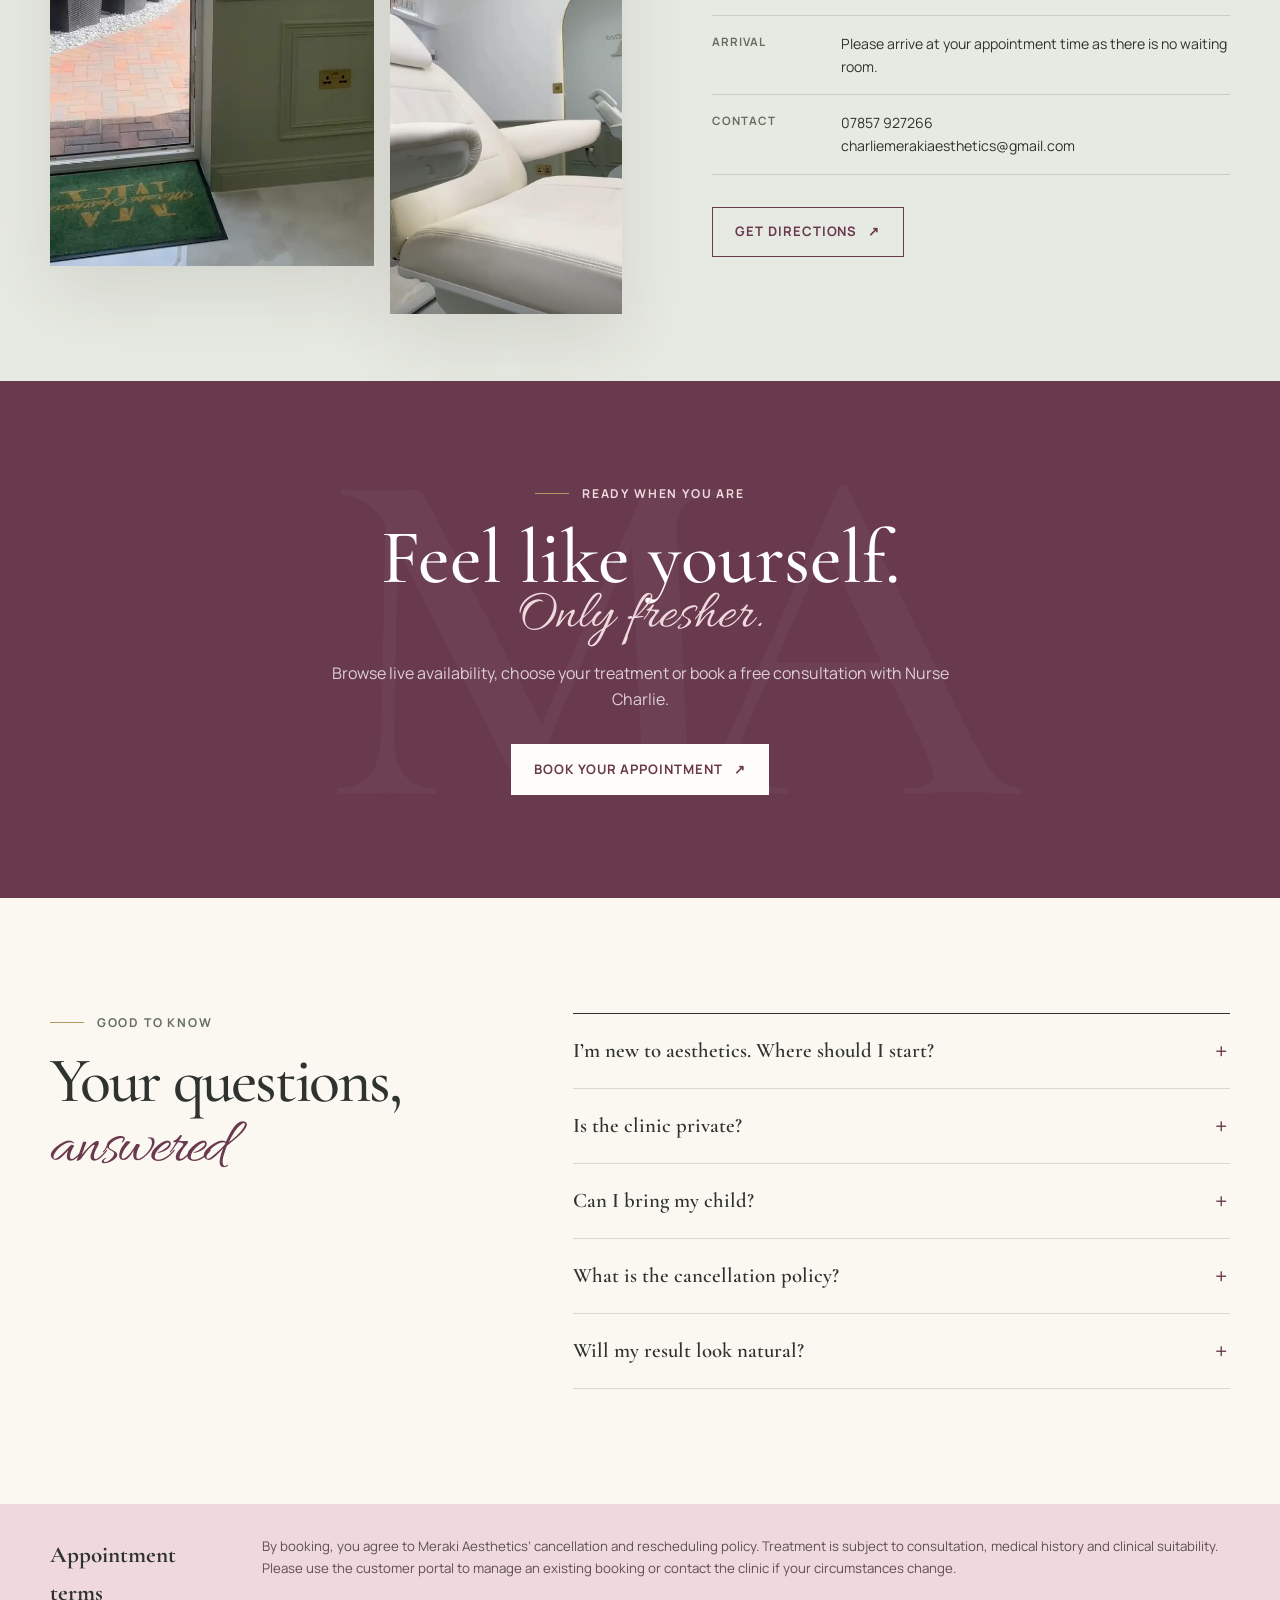
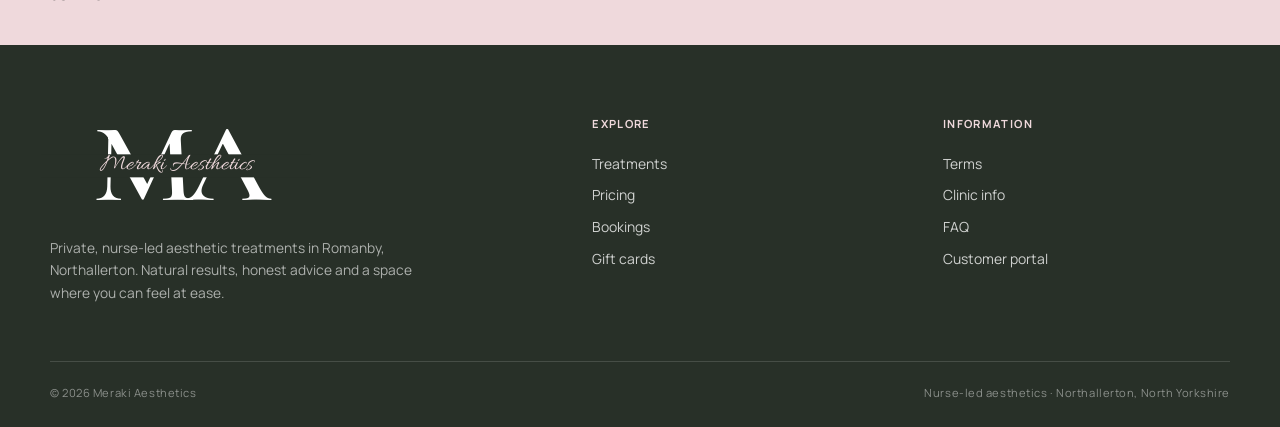
<file: meraki-aesthetics/index.html>
<!doctype html>
<html lang="en-GB">
<head>
  <meta charset="utf-8">
  <meta name="viewport" content="width=device-width, initial-scale=1">
  <meta name="description" content="Private, nurse-led aesthetics in Northallerton with Nurse Charlie. Natural, subtle results in a calm and confidential home clinic.">
  <meta name="theme-color" content="#9aa58f">
  <title>Meraki Aesthetics | Nurse-led aesthetics in Northallerton</title>
  <link rel="preconnect" href="https://fonts.googleapis.com">
  <link rel="preconnect" href="https://fonts.gstatic.com" crossorigin>
  <link href="https://fonts.googleapis.com/css2?family=Allura&family=Cormorant+Garamond:ital,wght@0,500;0,600;1,500&family=Manrope:wght@400;500;600;700&display=swap" rel="stylesheet">
  <link rel="icon" type="image/svg+xml" href="data:image/svg+xml,%3Csvg xmlns='http://www.w3.org/2000/svg' viewBox='0 0 64 64'%3E%3Crect width='64' height='64' rx='32' fill='%239aa58f'/%3E%3Ctext x='32' y='42' text-anchor='middle' font-family='Georgia,serif' font-size='34' font-weight='700' fill='%23fffaf4'%3EMA%3C/text%3E%3C/svg%3E">
  <style>
    :root {
      --ivory: #fbf8f2;
      --paper: #fffdf9;
      --sage: #9aa58f;
      --sage-deep: #65705f;
      --sage-pale: #e7eae2;
      --blush: #efd9dc;
      --berry: #69394d;
      --berry-dark: #4e2939;
      --ink: #2f332f;
      --muted: #686c67;
      --gold: #b49a62;
      --line: rgba(47, 51, 47, .16);
      --serif: "Cormorant Garamond", Georgia, serif;
      --sans: "Manrope", Arial, sans-serif;
      --script: "Allura", cursive;
      --max: 1180px;
      --shadow: 0 24px 70px rgba(54, 49, 43, .12);
    }

    * { box-sizing: border-box; }
    html { scroll-behavior: smooth; }
    body {
      margin: 0;
      background: var(--ivory);
      color: var(--ink);
      font-family: var(--sans);
      font-size: 16px;
      line-height: 1.65;
      -webkit-font-smoothing: antialiased;
    }
    body.menu-open { overflow: hidden; }
    img { display: block; max-width: 100%; }
    a { color: inherit; }
    button, a { -webkit-tap-highlight-color: transparent; }
    :focus-visible { outline: 3px solid var(--berry); outline-offset: 4px; }

    .skip-link {
      position: fixed;
      left: 1rem;
      top: -5rem;
      z-index: 100;
      background: var(--berry);
      color: white;
      padding: .8rem 1rem;
      border-radius: .3rem;
    }
    .skip-link:focus { top: 1rem; }

    .announcement {
      background: var(--sage-deep);
      color: white;
      text-align: center;
      padding: .55rem 1rem;
      font-size: .76rem;
      letter-spacing: .11em;
      text-transform: uppercase;
    }

    .site-header {
      position: sticky;
      top: 0;
      z-index: 50;
      background: rgba(251, 248, 242, .94);
      border-bottom: 1px solid var(--line);
      backdrop-filter: blur(18px);
    }
    .nav-shell {
      width: min(var(--max), calc(100% - 3rem));
      min-height: 128px;
      margin: 0 auto;
      display: grid;
      grid-template-columns: 1fr auto 1fr;
      align-items: center;
      gap: 2rem;
    }
    .nav-links {
      display: flex;
      align-items: center;
      gap: 2rem;
      font-size: .85rem;
      font-weight: 600;
      letter-spacing: .06em;
    }
    .nav-links a {
      text-decoration: none;
      position: relative;
    }
    .nav-links a:not(.button)::after {
      content: "";
      position: absolute;
      inset: auto 0 -.35rem 0;
      height: 1px;
      background: var(--berry);
      transform: scaleX(0);
      transform-origin: right;
      transition: transform .25s ease;
    }
    .nav-links a:hover::after { transform: scaleX(1); transform-origin: left; }
    .nav-actions { justify-content: flex-end; }
    .instagram-link {
      display: inline-flex;
      align-items: center;
      gap: .5rem;
    }
    .instagram-link svg { width: 18px; height: 18px; }

    .brand {
      width: 270px;
      height: 112px;
      position: relative;
      display: grid;
      place-items: center;
      text-decoration: none;
      isolation: isolate;
    }
    .brand__ma {
      font-family: var(--serif);
      font-weight: 600;
      font-size: 7rem;
      line-height: 1;
      letter-spacing: -.09em;
      transform: scaleX(1.08);
    }
    .brand__name {
      position: absolute;
      z-index: 2;
      top: 50%;
      left: 50%;
      transform: translate(-50%, -45%);
      width: 100%;
      padding: 0 .35rem;
      background: var(--ivory);
      color: var(--berry);
      font-family: var(--script);
      font-size: 1.48rem;
      line-height: 1;
      text-align: center;
      white-space: nowrap;
    }
    .mobile-toggle {
      display: none;
      width: 46px;
      height: 46px;
      border: 1px solid var(--line);
      border-radius: 50%;
      background: transparent;
      align-items: center;
      justify-content: center;
      color: var(--ink);
      cursor: pointer;
    }
    .mobile-toggle span,
    .mobile-toggle::before,
    .mobile-toggle::after {
      content: "";
      display: block;
      position: absolute;
      width: 19px;
      height: 1px;
      background: currentColor;
      transition: .25s ease;
    }
    .mobile-toggle::before { transform: translateY(-6px); }
    .mobile-toggle::after { transform: translateY(6px); }
    .mobile-toggle[aria-expanded="true"] span { opacity: 0; }
    .mobile-toggle[aria-expanded="true"]::before { transform: rotate(45deg); }
    .mobile-toggle[aria-expanded="true"]::after { transform: rotate(-45deg); }
    .mobile-panel { display: none; }

    .button {
      min-height: 48px;
      padding: .85rem 1.4rem;
      border: 1px solid var(--berry);
      background: var(--berry);
      color: white;
      display: inline-flex;
      align-items: center;
      justify-content: center;
      gap: .7rem;
      font-size: .82rem;
      font-weight: 700;
      letter-spacing: .07em;
      text-decoration: none;
      text-transform: uppercase;
      transition: background .2s ease, color .2s ease, transform .2s ease;
    }
    .button:hover {
      background: var(--berry-dark);
      transform: translateY(-2px);
    }
    .button--ghost { background: transparent; color: var(--berry); }
    .button--ghost:hover { background: var(--berry); color: white; }
    .button--light { background: var(--paper); color: var(--berry); border-color: var(--paper); }
    .button--light:hover { background: var(--blush); color: var(--berry-dark); }
    .button svg { width: 16px; height: 16px; }

    .hero {
      min-height: 725px;
      display: grid;
      grid-template-columns: minmax(0, 1.02fr) minmax(430px, .98fr);
      background: var(--paper);
    }
    .hero__copy {
      padding: clamp(5rem, 9vw, 9rem) clamp(2rem, 7vw, 7rem);
      align-self: center;
      position: relative;
      overflow: hidden;
    }
    .hero__inner { position: relative; z-index: 2; max-width: 680px; margin-left: auto; }
    .eyebrow {
      display: flex;
      align-items: center;
      gap: .8rem;
      color: var(--sage-deep);
      font-size: .76rem;
      font-weight: 700;
      letter-spacing: .15em;
      text-transform: uppercase;
    }
    .eyebrow::before { content: ""; width: 34px; height: 1px; background: var(--gold); }
    h1, h2, h3, p { margin-top: 0; }
    h1 {
      max-width: 720px;
      margin: 1.25rem 0 1.35rem;
      font-family: var(--serif);
      font-size: clamp(3.7rem, 6.8vw, 7.2rem);
      font-weight: 500;
      line-height: .88;
      letter-spacing: -.045em;
    }
    h1 em {
      display: block;
      color: var(--berry);
      font-family: var(--script);
      font-size: .7em;
      font-weight: 400;
      line-height: .95;
      letter-spacing: 0;
      transform: rotate(-2deg);
    }
    .hero__lead { max-width: 590px; color: var(--muted); font-size: 1.08rem; }
    .hero__actions { display: flex; flex-wrap: wrap; gap: .8rem; margin-top: 2.1rem; }
    .trust-row {
      display: flex;
      flex-wrap: wrap;
      gap: .8rem 1.4rem;
      margin-top: 2.25rem;
      padding-top: 1.4rem;
      border-top: 1px solid var(--line);
      color: var(--ink);
      font-size: .76rem;
      font-weight: 700;
      letter-spacing: .04em;
      text-transform: uppercase;
    }
    .trust-row span { display: inline-flex; align-items: center; gap: .5rem; }
    .trust-row span::before {
      content: "";
      width: 6px;
      height: 6px;
      border-radius: 50%;
      background: var(--gold);
    }
    .hero__visual { min-height: 650px; position: relative; overflow: hidden; }
    .hero__visual img { width: 100%; height: 100%; object-fit: cover; object-position: center 44%; }
    .hero__visual::after {
      content: "";
      position: absolute;
      inset: 0;
      background: linear-gradient(180deg, rgba(47,51,47,.02), rgba(47,51,47,.19));
    }
    .reviews-intro {
      background: var(--sage);
      color: white;
      padding: 2.8rem 1.5rem;
    }
    .reviews-bar {
      width: min(var(--max), 100%);
      margin: 0 auto;
      display: grid;
      grid-template-columns: 240px 1fr auto;
      align-items: center;
      gap: 2.5rem;
    }
    .rating-block { border-right: 1px solid rgba(255,255,255,.35); padding-right: 2.5rem; }
    .stars { color: #f4d78d; letter-spacing: .17em; font-size: 1rem; }
    .rating-block strong { display: block; font-family: var(--serif); font-size: 2.4rem; line-height: 1; }
    .rating-block span { font-size: .76rem; letter-spacing: .1em; text-transform: uppercase; }
    .review-stage { min-height: 116px; display: grid; align-items: center; position: relative; }
    .review {
      grid-area: 1 / 1;
      opacity: 0;
      transform: translateY(8px);
      pointer-events: none;
      transition: opacity .3s ease, transform .3s ease;
    }
    .review.is-active { opacity: 1; transform: none; pointer-events: auto; }
    .review q {
      display: block;
      font-family: var(--serif);
      font-size: clamp(1.25rem, 2.1vw, 1.8rem);
      line-height: 1.25;
      quotes: "“" "”";
    }
    .review cite {
      display: block;
      margin-top: .7rem;
      font-size: .72rem;
      font-style: normal;
      font-weight: 700;
      letter-spacing: .1em;
      text-transform: uppercase;
    }
    .review-controls { display: flex; gap: .55rem; }
    .review-dot {
      width: 11px;
      height: 11px;
      padding: 0;
      border: 1px solid white;
      border-radius: 50%;
      background: transparent;
      cursor: pointer;
    }
    .review-dot.is-active { background: white; }

    .section { padding: clamp(5rem, 9vw, 8rem) 1.5rem; }
    .section__inner { width: min(var(--max), 100%); margin: 0 auto; }
    .section-head {
      display: grid;
      grid-template-columns: minmax(250px, .78fr) minmax(320px, 1.22fr);
      gap: clamp(2rem, 7vw, 7rem);
      align-items: end;
      margin-bottom: 4rem;
    }
    .section h2 {
      margin-bottom: 0;
      font-family: var(--serif);
      font-size: clamp(3rem, 5.3vw, 5.4rem);
      font-weight: 500;
      line-height: .94;
      letter-spacing: -.035em;
    }
    .section-head p { max-width: 610px; margin-bottom: .2rem; color: var(--muted); }
    .script-accent { color: var(--berry); font-family: var(--script); font-weight: 400; white-space: nowrap; }

    .treatment-grid {
      display: grid;
      grid-template-columns: repeat(3, 1fr);
      border-top: 1px solid var(--line);
      border-left: 1px solid var(--line);
    }
    .treatment-card {
      min-height: 280px;
      padding: 2.2rem;
      border-right: 1px solid var(--line);
      border-bottom: 1px solid var(--line);
      display: flex;
      flex-direction: column;
      position: relative;
      overflow: hidden;
      color: inherit;
      text-decoration: none;
      transition: background .25s ease, color .25s ease;
    }
    .treatment-card:hover { background: var(--sage-deep); color: white; }
    .treatment-card__number {
      color: var(--gold);
      font-family: var(--serif);
      font-size: 1.1rem;
    }
    .treatment-card h3 {
      max-width: 260px;
      margin: auto 0 .75rem;
      font-family: var(--serif);
      font-size: 2rem;
      font-weight: 600;
      line-height: 1;
    }
    .treatment-card p { margin-bottom: 0; color: var(--muted); font-size: .9rem; }
    .treatment-card:hover p { color: rgba(255,255,255,.76); }
    .treatment-card__arrow {
      position: absolute;
      top: 2rem;
      right: 2rem;
      width: 38px;
      height: 38px;
      border: 1px solid var(--line);
      border-radius: 50%;
      display: grid;
      place-items: center;
      font-size: 1.15rem;
    }

    .philosophy { padding: 0; display: grid; grid-template-columns: 1fr 1fr; background: var(--blush); }
    .philosophy__image { min-height: 720px; position: relative; }
    .philosophy__image img { width: 100%; height: 100%; object-fit: cover; }
    .philosophy__copy {
      padding: clamp(4rem, 8vw, 8rem);
      display: flex;
      flex-direction: column;
      justify-content: center;
      align-items: flex-start;
    }
    .philosophy__copy h2 {
      max-width: 600px;
      margin: 1.2rem 0 1.5rem;
      font-family: var(--serif);
      font-size: clamp(3.4rem, 5vw, 5.5rem);
      font-weight: 500;
      line-height: .9;
      letter-spacing: -.04em;
    }
    .philosophy__copy p { max-width: 560px; color: #5d5054; }
    .signature { margin: 1rem 0 1.5rem; color: var(--berry); font-family: var(--script); font-size: 2.4rem; line-height: 1; }
    .credential-list {
      width: 100%;
      margin: 1rem 0 2rem;
      padding: 0;
      list-style: none;
      border-top: 1px solid rgba(105,57,77,.18);
    }
    .credential-list li {
      display: flex;
      align-items: center;
      justify-content: space-between;
      gap: 1rem;
      padding: .9rem 0;
      border-bottom: 1px solid rgba(105,57,77,.18);
      font-size: .8rem;
      font-weight: 700;
      letter-spacing: .06em;
      text-transform: uppercase;
    }
    .credential-list li::after { content: "✓"; color: var(--berry); font-size: 1rem; }

    .pricing { background: var(--paper); }
    .price-layout { display: grid; grid-template-columns: minmax(300px, .78fr) minmax(500px, 1.22fr); gap: clamp(3rem, 8vw, 8rem); }
    .price-intro { position: sticky; top: 130px; align-self: start; }
    .price-intro h2 {
      margin: 1.2rem 0 1.4rem;
      font-family: var(--serif);
      font-size: clamp(3.4rem, 5vw, 5.5rem);
      font-weight: 500;
      line-height: .92;
    }
    .price-intro p { color: var(--muted); }
    .price-list { border-top: 1px solid var(--ink); }
    .price-row {
      display: grid;
      grid-template-columns: 1fr auto;
      gap: 2rem;
      align-items: center;
      padding: 1.35rem 0;
      border-bottom: 1px solid var(--line);
    }
    .price-row h3 { margin: 0 0 .2rem; font-family: var(--serif); font-size: 1.55rem; font-weight: 600; }
    .price-row span { color: var(--muted); font-size: .82rem; }
    .price-row strong { color: var(--berry); font-family: var(--serif); font-size: 1.65rem; white-space: nowrap; }
    .price-note { margin-top: 1.3rem; color: var(--muted); font-size: .78rem; }

    .clinic { background: var(--sage-pale); }
    .clinic-grid { display: grid; grid-template-columns: 1.05fr .95fr; gap: clamp(3rem, 7vw, 7rem); align-items: center; }
    .clinic-images { display: grid; grid-template-columns: 1fr .72fr; gap: 1rem; align-items: end; }
    .clinic-images img { width: 100%; object-fit: cover; box-shadow: var(--shadow); }
    .clinic-images img:first-child { height: 610px; }
    .clinic-images img:last-child { height: 430px; margin-bottom: -3rem; }
    .clinic-copy h2 {
      margin: 1.1rem 0 1.4rem;
      font-family: var(--serif);
      font-size: clamp(3.2rem, 4.8vw, 5.1rem);
      font-weight: 500;
      line-height: .92;
    }
    .clinic-copy p { color: var(--muted); }
    .clinic-details { margin: 2rem 0; border-top: 1px solid var(--line); }
    .clinic-detail {
      display: grid;
      grid-template-columns: 105px 1fr;
      gap: 1.5rem;
      padding: 1rem 0;
      border-bottom: 1px solid var(--line);
      font-size: .88rem;
    }
    .clinic-detail strong { color: var(--sage-deep); font-size: .72rem; letter-spacing: .08em; text-transform: uppercase; }

    .book-panel {
      padding: clamp(5rem, 8vw, 8rem) 1.5rem;
      background: var(--berry);
      color: white;
      text-align: center;
      position: relative;
      overflow: hidden;
    }
    .book-panel::before {
      content: "MA";
      position: absolute;
      inset: 50% auto auto 50%;
      transform: translate(-50%, -50%);
      color: rgba(255,255,255,.035);
      font-family: var(--serif);
      font-size: min(38vw, 32rem);
      font-weight: 600;
      letter-spacing: -.13em;
      line-height: 1;
    }
    .book-panel__inner { width: min(760px, 100%); margin: 0 auto; position: relative; z-index: 1; }
    .book-panel .eyebrow { color: var(--blush); justify-content: center; }
    .book-panel h2 {
      margin: 1.2rem 0 1.1rem;
      font-family: var(--serif);
      font-size: clamp(3.5rem, 6vw, 6.3rem);
      font-weight: 500;
      line-height: .9;
    }
    .book-panel h2 span { display: block; font-family: var(--script); color: var(--blush); font-size: .72em; }
    .book-panel p { margin: 0 auto 2rem; color: rgba(255,255,255,.76); max-width: 620px; }

    .faq { background: var(--ivory); }
    .faq-grid { display: grid; grid-template-columns: .78fr 1.22fr; gap: clamp(3rem, 8vw, 8rem); }
    .faq h2 {
      margin: 1.2rem 0 0;
      font-family: var(--serif);
      font-size: clamp(3.4rem, 5vw, 5.2rem);
      font-weight: 500;
      line-height: .92;
    }
    .faq-list { border-top: 1px solid var(--ink); }
    .faq-list details { border-bottom: 1px solid var(--line); }
    .faq-list summary {
      min-height: 74px;
      padding: 1rem 2.8rem 1rem 0;
      display: flex;
      align-items: center;
      position: relative;
      font-family: var(--serif);
      font-size: 1.3rem;
      font-weight: 600;
      cursor: pointer;
      list-style: none;
    }
    .faq-list summary::-webkit-details-marker { display: none; }
    .faq-list summary::after {
      content: "+";
      position: absolute;
      right: .2rem;
      color: var(--berry);
      font-family: var(--sans);
      font-size: 1.35rem;
      font-weight: 400;
      transition: transform .2s ease;
    }
    .faq-list details[open] summary::after { transform: rotate(45deg); }
    .faq-list details p { max-width: 680px; margin: 0 0 1.4rem; color: var(--muted); font-size: .92rem; }

    .terms-strip {
      padding: 2rem 1.5rem;
      background: var(--blush);
    }
    .terms-strip__inner {
      width: min(var(--max), 100%);
      margin: 0 auto;
      display: grid;
      grid-template-columns: 180px 1fr;
      gap: 2rem;
      align-items: start;
    }
    .terms-strip h2 { margin: 0; font-family: var(--serif); font-size: 1.45rem; }
    .terms-strip p { margin: 0; color: #5d5054; font-size: .83rem; }

    .site-footer { padding: 4rem 1.5rem 1.5rem; background: #283028; color: white; }
    .footer-grid {
      width: min(var(--max), 100%);
      margin: 0 auto;
      display: grid;
      grid-template-columns: 1.25fr .75fr .75fr;
      gap: 4rem;
    }
    .site-footer .brand { margin-left: -.55rem; color: white; }
    .site-footer .brand__name { background: #283028; color: var(--blush); }
    .footer-intro p { max-width: 380px; margin: 1rem 0 0; color: rgba(255,255,255,.62); font-size: .86rem; }
    .footer-col h3 { margin: .4rem 0 1.2rem; color: var(--blush); font-size: .7rem; letter-spacing: .12em; text-transform: uppercase; }
    .footer-col a { display: block; width: fit-content; margin: .55rem 0; color: rgba(255,255,255,.78); font-size: .87rem; text-decoration: none; }
    .footer-col a:hover { color: white; text-decoration: underline; text-underline-offset: .25rem; }
    .footer-bottom {
      width: min(var(--max), 100%);
      margin: 3.5rem auto 0;
      padding-top: 1.4rem;
      border-top: 1px solid rgba(255,255,255,.14);
      display: flex;
      justify-content: space-between;
      gap: 2rem;
      color: rgba(255,255,255,.46);
      font-size: .7rem;
      letter-spacing: .05em;
    }

    .reveal { opacity: 0; transform: translateY(20px); transition: opacity .7s ease, transform .7s ease; }
    .reveal.is-visible { opacity: 1; transform: none; }

    @media (max-width: 980px) {
      .nav-shell { grid-template-columns: 1fr auto; min-height: 112px; }
      .nav-shell > .nav-links { display: none; }
      .brand { justify-self: start; width: 240px; height: 100px; }
      .mobile-toggle { display: inline-flex; position: relative; }
      .mobile-panel {
        position: fixed;
        inset: 145px 0 0;
        z-index: 45;
        padding: 2rem 1.5rem 3rem;
        background: var(--ivory);
        flex-direction: column;
        gap: .2rem;
      }
      .mobile-panel.is-open { display: flex; }
      .mobile-panel a {
        padding: 1rem 0;
        border-bottom: 1px solid var(--line);
        font-family: var(--serif);
        font-size: 1.65rem;
        font-weight: 600;
        text-decoration: none;
      }
      .mobile-panel .button { margin-top: 1.4rem; font-family: var(--sans); font-size: .82rem; }
      .hero { grid-template-columns: 1fr; }
      .hero__copy { padding: 5.5rem 2rem 4rem; }
      .hero__inner { margin: 0; }
      .hero__visual { min-height: 560px; }
      .reviews-bar { grid-template-columns: 190px 1fr; }
      .review-controls { grid-column: 2; }
      .section-head { grid-template-columns: 1fr; gap: 1.4rem; }
      .treatment-grid { grid-template-columns: repeat(2, 1fr); }
      .philosophy { grid-template-columns: 1fr; }
      .philosophy__image { min-height: 620px; }
      .price-layout { grid-template-columns: 1fr; }
      .price-intro { position: static; }
      .clinic-grid { grid-template-columns: 1fr; }
      .clinic-copy { grid-row: 1; }
      .faq-grid { grid-template-columns: 1fr; }
    }

    @media (max-width: 680px) {
      .announcement { font-size: .64rem; }
      .nav-shell { width: min(100% - 2rem, var(--max)); min-height: 94px; }
      .mobile-panel { inset: 125px 0 0; }
      .brand { width: 210px; height: 82px; }
      .brand__ma { font-size: 6rem; }
      .brand__name { font-size: 1.22rem; }
      .hero__copy { padding: 4.4rem 1.25rem 3.5rem; }
      h1 { font-size: clamp(3.4rem, 18vw, 5rem); }
      .hero__lead { font-size: 1rem; }
      .hero__actions { display: grid; }
      .hero__visual { min-height: 520px; }
      .reviews-intro { padding: 2.5rem 1.25rem; }
      .reviews-bar { grid-template-columns: 1fr; gap: 1.4rem; }
      .rating-block { border: 0; border-bottom: 1px solid rgba(255,255,255,.35); padding: 0 0 1.4rem; }
      .review-controls { grid-column: 1; }
      .section { padding: 4.7rem 1.25rem; }
      .section-head { margin-bottom: 2.5rem; }
      .section h2 { font-size: 3.25rem; }
      .treatment-grid { grid-template-columns: 1fr; }
      .treatment-card { min-height: 230px; padding: 1.6rem; }
      .treatment-card__arrow { top: 1.4rem; right: 1.4rem; }
      .philosophy__image { min-height: 520px; }
      .philosophy__copy { padding: 4.5rem 1.25rem; }
      .philosophy__copy h2 { font-size: 3.5rem; }
      .price-layout { gap: 2.5rem; }
      .price-intro h2, .clinic-copy h2, .faq h2 { font-size: 3.4rem; }
      .price-row { gap: 1rem; }
      .price-row h3 { font-size: 1.3rem; }
      .price-row strong { font-size: 1.4rem; }
      .clinic-images { grid-template-columns: 1fr; }
      .clinic-images img:first-child { height: 500px; }
      .clinic-images img:last-child { display: none; }
      .clinic-detail { grid-template-columns: 85px 1fr; gap: 1rem; }
      .book-panel { padding: 5rem 1.25rem; }
      .book-panel h2 { font-size: 3.8rem; }
      .terms-strip__inner { grid-template-columns: 1fr; gap: .5rem; }
      .footer-grid { grid-template-columns: 1fr 1fr; gap: 2.5rem 1.5rem; }
      .footer-intro { grid-column: 1 / -1; }
      .footer-bottom { flex-direction: column; gap: .4rem; }
    }

    @media (prefers-reduced-motion: reduce) {
      html { scroll-behavior: auto; }
      *, *::before, *::after { animation-duration: .01ms !important; transition-duration: .01ms !important; }
      .reveal { opacity: 1; transform: none; }
    }
  </style>
</head>
<body>
  <a class="skip-link" href="#main">Skip to content</a>
  <div class="announcement">Private one-to-one clinic · Romanby, Northallerton</div>

  <header class="site-header">
    <div class="nav-shell">
      <nav class="nav-links" aria-label="Primary navigation">
        <a href="#treatments">Treatments</a>
        <a href="#pricing">Pricing</a>
      </nav>
      <a class="brand" href="#top" aria-label="Meraki Aesthetics home">
        <span class="brand__ma">MA</span>
        <span class="brand__name">Meraki Aesthetics</span>
      </a>
      <nav class="nav-links nav-actions" aria-label="Booking and social links">
        <a class="instagram-link" href="https://www.instagram.com/_meraki_aesthetics_/" target="_blank" rel="noopener">
          <svg aria-hidden="true" viewBox="0 0 24 24" fill="none" stroke="currentColor" stroke-width="1.7"><rect x="3" y="3" width="18" height="18" rx="5"/><circle cx="12" cy="12" r="4"/><circle cx="17.4" cy="6.6" r="1" fill="currentColor" stroke="none"/></svg>
          Instagram
        </a>
        <a class="button" href="https://meraki-aesthetics.book.app/book-now" target="_blank" rel="noopener">Book now</a>
      </nav>
      <button class="mobile-toggle" type="button" aria-expanded="false" aria-controls="mobile-menu" aria-label="Open menu"><span></span></button>
    </div>
  </header>
  <nav class="mobile-panel" id="mobile-menu" aria-label="Mobile navigation">
    <a href="#treatments">Treatments</a>
    <a href="#pricing">Pricing</a>
    <a href="#clinic-info">Clinic info</a>
    <a href="#faq">FAQ</a>
    <a href="https://www.instagram.com/_meraki_aesthetics_/" target="_blank" rel="noopener">Instagram</a>
    <a class="button" href="https://meraki-aesthetics.book.app/book-now" target="_blank" rel="noopener">Book an appointment</a>
  </nav>

  <main id="main">
    <section class="hero" id="top">
      <div class="hero__copy">
        <div class="hero__inner reveal">
          <div class="eyebrow">Nurse-led aesthetics in Northallerton</div>
          <h1>Still you. <em>Just fresher.</em></h1>
          <p class="hero__lead">Natural, subtle treatments in a private space where you can feel completely at ease. Every appointment is one-to-one with Nurse Charlie and thoughtfully tailored to you.</p>
          <div class="hero__actions">
            <a class="button" href="https://meraki-aesthetics.book.app/book-now" target="_blank" rel="noopener">Book an appointment <span aria-hidden="true">↗</span></a>
            <a class="button button--ghost" href="#treatments">Explore treatments</a>
          </div>
          <div class="trust-row" aria-label="Clinic credentials">
            <span>NMC registered nurse</span>
            <span>Fully insured</span>
            <span>Private & confidential</span>
          </div>
        </div>
      </div>
      <div class="hero__visual">
        <img src="/meraki-aesthetics/assets/clinic-hero.webp" alt="Meraki Aesthetics' calm private treatment room" width="1035" height="1725">
      </div>
    </section>

    <section class="reviews-intro" aria-label="Client reviews">
      <div class="reviews-bar">
        <div class="rating-block">
          <div class="stars" aria-label="Five stars">★★★★★</div>
          <strong>5.0</strong>
          <span>276 client reviews</span>
        </div>
        <div class="review-stage" aria-live="polite">
          <article class="review is-active">
            <q>Charlie always makes me feel at ease and comfortable. Amazing as always.</q>
            <cite>Jasmine · Verified client review</cite>
          </article>
          <article class="review">
            <q>Charlie was very gentle, reassured me throughout and fully explained the aftercare.</q>
            <cite>Angela · Verified client review</cite>
          </article>
          <article class="review">
            <q>Lovely, calm room. Charlie was extremely knowledgeable and I felt at ease throughout.</q>
            <cite>Verified client review</cite>
          </article>
        </div>
        <div class="review-controls" aria-label="Choose testimonial">
          <button class="review-dot is-active" type="button" aria-label="Show review 1"></button>
          <button class="review-dot" type="button" aria-label="Show review 2"></button>
          <button class="review-dot" type="button" aria-label="Show review 3"></button>
        </div>
      </div>
    </section>

    <section class="section" id="treatments">
      <div class="section__inner">
        <div class="section-head reveal">
          <div>
            <div class="eyebrow">Treatments</div>
            <h2>Subtle by <span class="script-accent">design</span></h2>
          </div>
          <p>Whether you are considering your first treatment or know exactly what works for you, every appointment begins with an honest conversation. The aim is simple: enhance your natural features, never change them.</p>
        </div>
        <div class="treatment-grid reveal">
          <a class="treatment-card" href="https://meraki-aesthetics.book.app/book-now" target="_blank" rel="noopener" aria-label="View anti-wrinkle appointments">
            <span class="treatment-card__number">01</span><span class="treatment-card__arrow" aria-hidden="true">↗</span>
            <h3>Anti-wrinkle treatments</h3>
            <p>Consultation-led treatment plans for a rested, natural-looking result.</p>
          </a>
          <a class="treatment-card" href="https://meraki-aesthetics.book.app/book-now" target="_blank" rel="noopener" aria-label="View dermal filler appointments">
            <span class="treatment-card__number">02</span><span class="treatment-card__arrow" aria-hidden="true">↗</span>
            <h3>Dermal filler</h3>
            <p>Thoughtful volume and definition for lips, cheeks, chin and facial contours.</p>
          </a>
          <a class="treatment-card" href="https://meraki-aesthetics.book.app/book-now" target="_blank" rel="noopener" aria-label="View skin booster appointments">
            <span class="treatment-card__number">03</span><span class="treatment-card__arrow" aria-hidden="true">↗</span>
            <h3>Skin boosters</h3>
            <p>Injectable skin treatments designed to support hydration and skin quality.</p>
          </a>
          <a class="treatment-card" href="https://meraki-aesthetics.book.app/book-now" target="_blank" rel="noopener" aria-label="View polynucleotide appointments">
            <span class="treatment-card__number">04</span><span class="treatment-card__arrow" aria-hidden="true">↗</span>
            <h3>Polynucleotides</h3>
            <p>Regenerative treatment options for the face, neck and delicate eye area.</p>
          </a>
          <a class="treatment-card" href="https://meraki-aesthetics.book.app/book-now" target="_blank" rel="noopener" aria-label="View facial and skin appointments">
            <span class="treatment-card__number">05</span><span class="treatment-card__arrow" aria-hidden="true">↗</span>
            <h3>Facials & skin</h3>
            <p>Dermaplaning, microneedling and glow-focused skin treatments.</p>
          </a>
          <a class="treatment-card" href="https://meraki-aesthetics.book.app/book-now" target="_blank" rel="noopener" aria-label="View other treatment appointments">
            <span class="treatment-card__number">06</span><span class="treatment-card__arrow" aria-hidden="true">↗</span>
            <h3>Other treatments</h3>
            <p>Eye treatments, fat dissolving, vitamin injections and tailored packages.</p>
          </a>
        </div>
      </div>
    </section>

    <section class="philosophy" aria-labelledby="meet-charlie">
      <div class="philosophy__image">
        <img src="/meraki-aesthetics/assets/result-eye.webp" alt="Close-up before and after result from a Meraki Aesthetics treatment" loading="lazy" width="1035" height="1035">
      </div>
      <div class="philosophy__copy reveal">
        <div class="eyebrow">Meet your practitioner</div>
        <h2 id="meet-charlie">Expert hands. <span class="script-accent">A gentle approach.</span></h2>
        <p>I’m Charlie, a fully qualified nurse and Advanced Aesthetics Practitioner. I created Meraki to feel like a safe, welcoming space—somewhere you can ask questions, be heard and choose what genuinely feels right for you.</p>
        <p>My approach is centred on subtle, balanced results that work with your features. You should leave looking refreshed and feeling like yourself.</p>
        <div class="signature">Nurse Charlie</div>
        <ul class="credential-list">
          <li>NMC registered nurse</li>
          <li>Advanced aesthetics practitioner</li>
          <li>Fully qualified & insured</li>
        </ul>
        <a class="button button--ghost" href="https://www.instagram.com/_meraki_aesthetics_/" target="_blank" rel="noopener">See Charlie’s work</a>
      </div>
    </section>

    <section class="section pricing" id="pricing">
      <div class="section__inner price-layout">
        <div class="price-intro reveal">
          <div class="eyebrow">Selected pricing</div>
          <h2>Clear from the <span class="script-accent">start</span></h2>
          <p>A selection of popular appointments is shown here. For the complete, current menu—including package options and treatment durations—view the live booking page.</p>
          <a class="button button--ghost" href="https://meraki-aesthetics.book.app/book-now" target="_blank" rel="noopener">View full price list</a>
        </div>
        <div class="reveal">
          <div class="price-list">
            <div class="price-row"><div><h3>Anti-wrinkle treatment</h3><span>One area</span></div><strong>£160</strong></div>
            <div class="price-row"><div><h3>Lip filler</h3><span>0.5ml · subtle enhancement</span></div><strong>£120</strong></div>
            <div class="price-row"><div><h3>Dermal filler</h3><span>1ml · selected areas</span></div><strong>£170</strong></div>
            <div class="price-row"><div><h3>Tear trough filler</h3><span>Under-eye consultation required</span></div><strong>£200</strong></div>
            <div class="price-row"><div><h3>Polynucleotide face</h3><span>Skin rejuvenation treatment</span></div><strong>£200</strong></div>
            <div class="price-row"><div><h3>Dermaplaning facial</h3><span>Skin smoothing treatment</span></div><strong>£45</strong></div>
          </div>
          <p class="price-note">Prices shown were current when this page was prepared. Suitability, treatment choice and final price are confirmed during consultation; the booking portal always shows the latest information.</p>
        </div>
      </div>
    </section>

    <section class="section clinic" id="clinic-info">
      <div class="section__inner clinic-grid">
        <div class="clinic-images reveal">
          <img src="/meraki-aesthetics/assets/clinic-entry.webp" alt="Private entrance to Meraki Aesthetics clinic in Romanby" loading="lazy" width="691" height="1152">
          <img src="/meraki-aesthetics/assets/clinic-chair.webp" alt="Treatment chair inside the Meraki Aesthetics clinic" loading="lazy" width="691" height="1152">
        </div>
        <div class="clinic-copy reveal">
          <div class="eyebrow">The clinic</div>
          <h2>A private space, made for <span class="script-accent">you</span></h2>
          <p>Meraki is a discreet home clinic in Romanby, just outside Northallerton town centre. Appointments are one-to-one and strictly confidential, so the space is yours for the duration of your visit.</p>
          <div class="clinic-details">
            <div class="clinic-detail"><strong>Location</strong><span>Harewood Chase, Romanby, Northallerton, DL7 8FX</span></div>
            <div class="clinic-detail"><strong>Arrival</strong><span>Please arrive at your appointment time as there is no waiting room.</span></div>
            <div class="clinic-detail"><strong>Contact</strong><span>07857 927266<br>charliemerakiaesthetics@gmail.com</span></div>
          </div>
          <a class="button button--ghost" href="https://www.google.com/maps/search/?api=1&query=Harewood+Chase+Romanby+Northallerton+DL7+8FX" target="_blank" rel="noopener">Get directions <span aria-hidden="true">↗</span></a>
        </div>
      </div>
    </section>

    <section class="book-panel" id="bookings">
      <div class="book-panel__inner reveal">
        <div class="eyebrow">Ready when you are</div>
        <h2>Feel like yourself. <span>Only fresher.</span></h2>
        <p>Browse live availability, choose your treatment or book a free consultation with Nurse Charlie.</p>
        <a class="button button--light" href="https://meraki-aesthetics.book.app/book-now" target="_blank" rel="noopener">Book your appointment <span aria-hidden="true">↗</span></a>
      </div>
    </section>

    <section class="section faq" id="faq">
      <div class="section__inner faq-grid">
        <div class="reveal">
          <div class="eyebrow">Good to know</div>
          <h2>Your questions, <span class="script-accent">answered</span></h2>
        </div>
        <div class="faq-list reveal">
          <details>
            <summary>I’m new to aesthetics. Where should I start?</summary>
            <p>Book a free consultation. Nurse Charlie will listen to what you would like to achieve, explain suitable options and answer your questions without pressure to go ahead.</p>
          </details>
          <details>
            <summary>Is the clinic private?</summary>
            <p>Yes. Meraki is a private home clinic and appointments are one-to-one and confidential. There is no waiting room, so please arrive at your appointment time rather than early.</p>
          </details>
          <details>
            <summary>Can I bring my child?</summary>
            <p>Well-behaved children may attend if childcare is difficult. Please remember this is a clinical setting where sharps are present, so they must remain safely supervised.</p>
          </details>
          <details>
            <summary>What is the cancellation policy?</summary>
            <p>Cancellations with less than 24 hours’ notice require 50% of the treatment cost. Please give at least 48 hours’ notice to reschedule through your online booking portal.</p>
          </details>
          <details>
            <summary>Will my result look natural?</summary>
            <p>Natural and subtle results are central to Charlie’s approach. Your treatment plan is based on your own features, clinical suitability and goals; individual results and recovery can vary.</p>
          </details>
        </div>
      </div>
    </section>

    <section class="terms-strip" id="terms" aria-labelledby="terms-heading">
      <div class="terms-strip__inner">
        <h2 id="terms-heading">Appointment terms</h2>
        <p>By booking, you agree to Meraki Aesthetics’ cancellation and rescheduling policy. Treatment is subject to consultation, medical history and clinical suitability. Please use the customer portal to manage an existing booking or contact the clinic if your circumstances change.</p>
      </div>
    </section>
  </main>

  <footer class="site-footer">
    <div class="footer-grid">
      <div class="footer-intro">
        <a class="brand" href="#top" aria-label="Meraki Aesthetics home">
          <span class="brand__ma">MA</span>
          <span class="brand__name">Meraki Aesthetics</span>
        </a>
        <p>Private, nurse-led aesthetic treatments in Romanby, Northallerton. Natural results, honest advice and a space where you can feel at ease.</p>
      </div>
      <nav class="footer-col" aria-label="Explore">
        <h3>Explore</h3>
        <a href="#treatments">Treatments</a>
        <a href="#pricing">Pricing</a>
        <a href="#bookings">Bookings</a>
        <a href="https://meraki-aesthetics.book.app/gift/card" target="_blank" rel="noopener">Gift cards</a>
      </nav>
      <nav class="footer-col" aria-label="Information">
        <h3>Information</h3>
        <a href="#terms">Terms</a>
        <a href="#clinic-info">Clinic info</a>
        <a href="#faq">FAQ</a>
        <a href="https://meraki-aesthetics.book.app/customer/login" target="_blank" rel="noopener">Customer portal</a>
      </nav>
    </div>
    <div class="footer-bottom">
      <span>© <span id="year">2026</span> Meraki Aesthetics</span>
      <span>Nurse-led aesthetics · Northallerton, North Yorkshire</span>
    </div>
  </footer>

  <script>
    const toggle = document.querySelector('.mobile-toggle');
    const mobileMenu = document.querySelector('.mobile-panel');
    function closeMenu() {
      toggle.setAttribute('aria-expanded', 'false');
      toggle.setAttribute('aria-label', 'Open menu');
      mobileMenu.classList.remove('is-open');
      document.body.classList.remove('menu-open');
    }
    toggle.addEventListener('click', () => {
      const open = toggle.getAttribute('aria-expanded') === 'true';
      toggle.setAttribute('aria-expanded', String(!open));
      toggle.setAttribute('aria-label', open ? 'Open menu' : 'Close menu');
      mobileMenu.classList.toggle('is-open', !open);
      document.body.classList.toggle('menu-open', !open);
    });
    mobileMenu.querySelectorAll('a').forEach(link => link.addEventListener('click', closeMenu));

    const reviews = [...document.querySelectorAll('.review')];
    const dots = [...document.querySelectorAll('.review-dot')];
    let reviewIndex = 0;
    function showReview(index) {
      reviewIndex = index;
      reviews.forEach((review, i) => review.classList.toggle('is-active', i === index));
      dots.forEach((dot, i) => {
        dot.classList.toggle('is-active', i === index);
        dot.setAttribute('aria-pressed', String(i === index));
      });
    }
    dots.forEach((dot, i) => dot.addEventListener('click', () => showReview(i)));
    if (!window.matchMedia('(prefers-reduced-motion: reduce)').matches) {
      window.setInterval(() => showReview((reviewIndex + 1) % reviews.length), 6500);
    }

    const reveals = document.querySelectorAll('.reveal');
    if ('IntersectionObserver' in window && !window.matchMedia('(prefers-reduced-motion: reduce)').matches) {
      const observer = new IntersectionObserver(entries => {
        entries.forEach(entry => {
          if (entry.isIntersecting) {
            entry.target.classList.add('is-visible');
            observer.unobserve(entry.target);
          }
        });
      }, { threshold: .12 });
      reveals.forEach(item => observer.observe(item));
    } else {
      reveals.forEach(item => item.classList.add('is-visible'));
    }
    document.getElementById('year').textContent = new Date().getFullYear();
  </script>
</body>
</html>
</file>
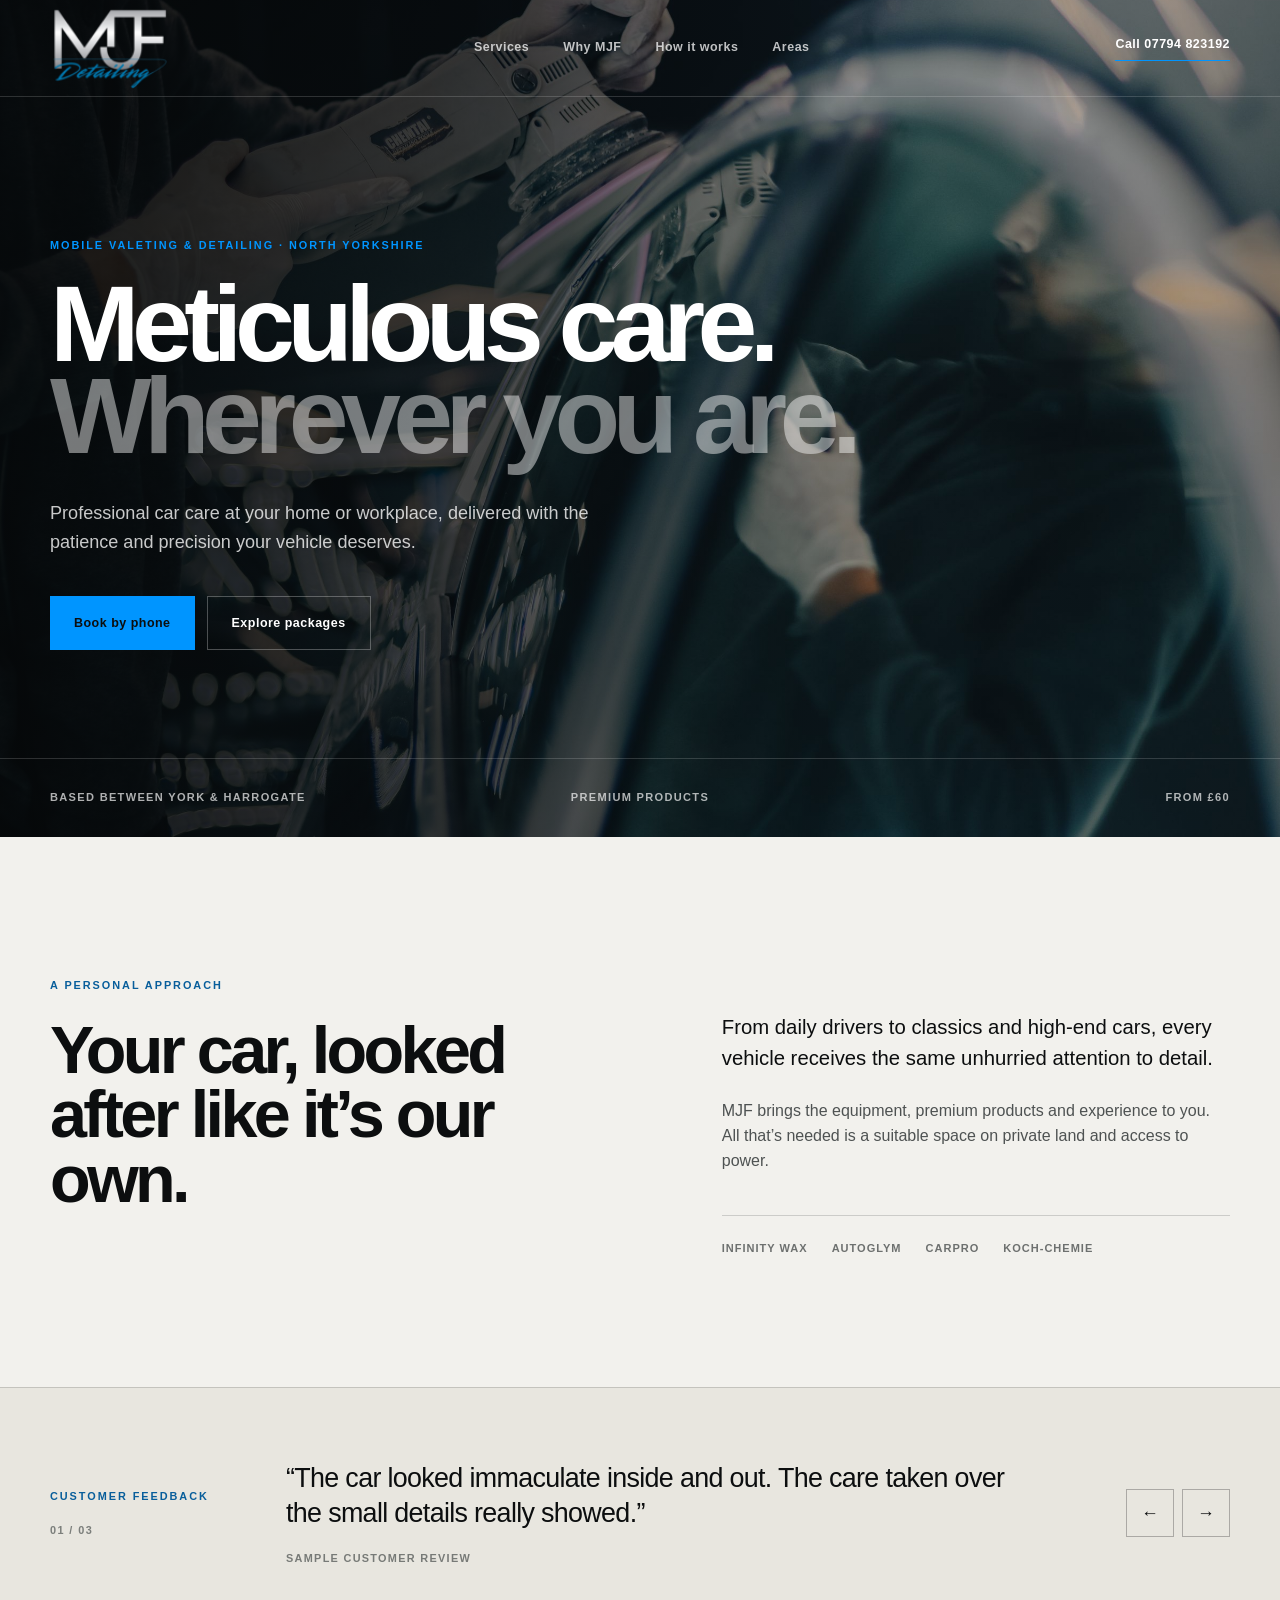
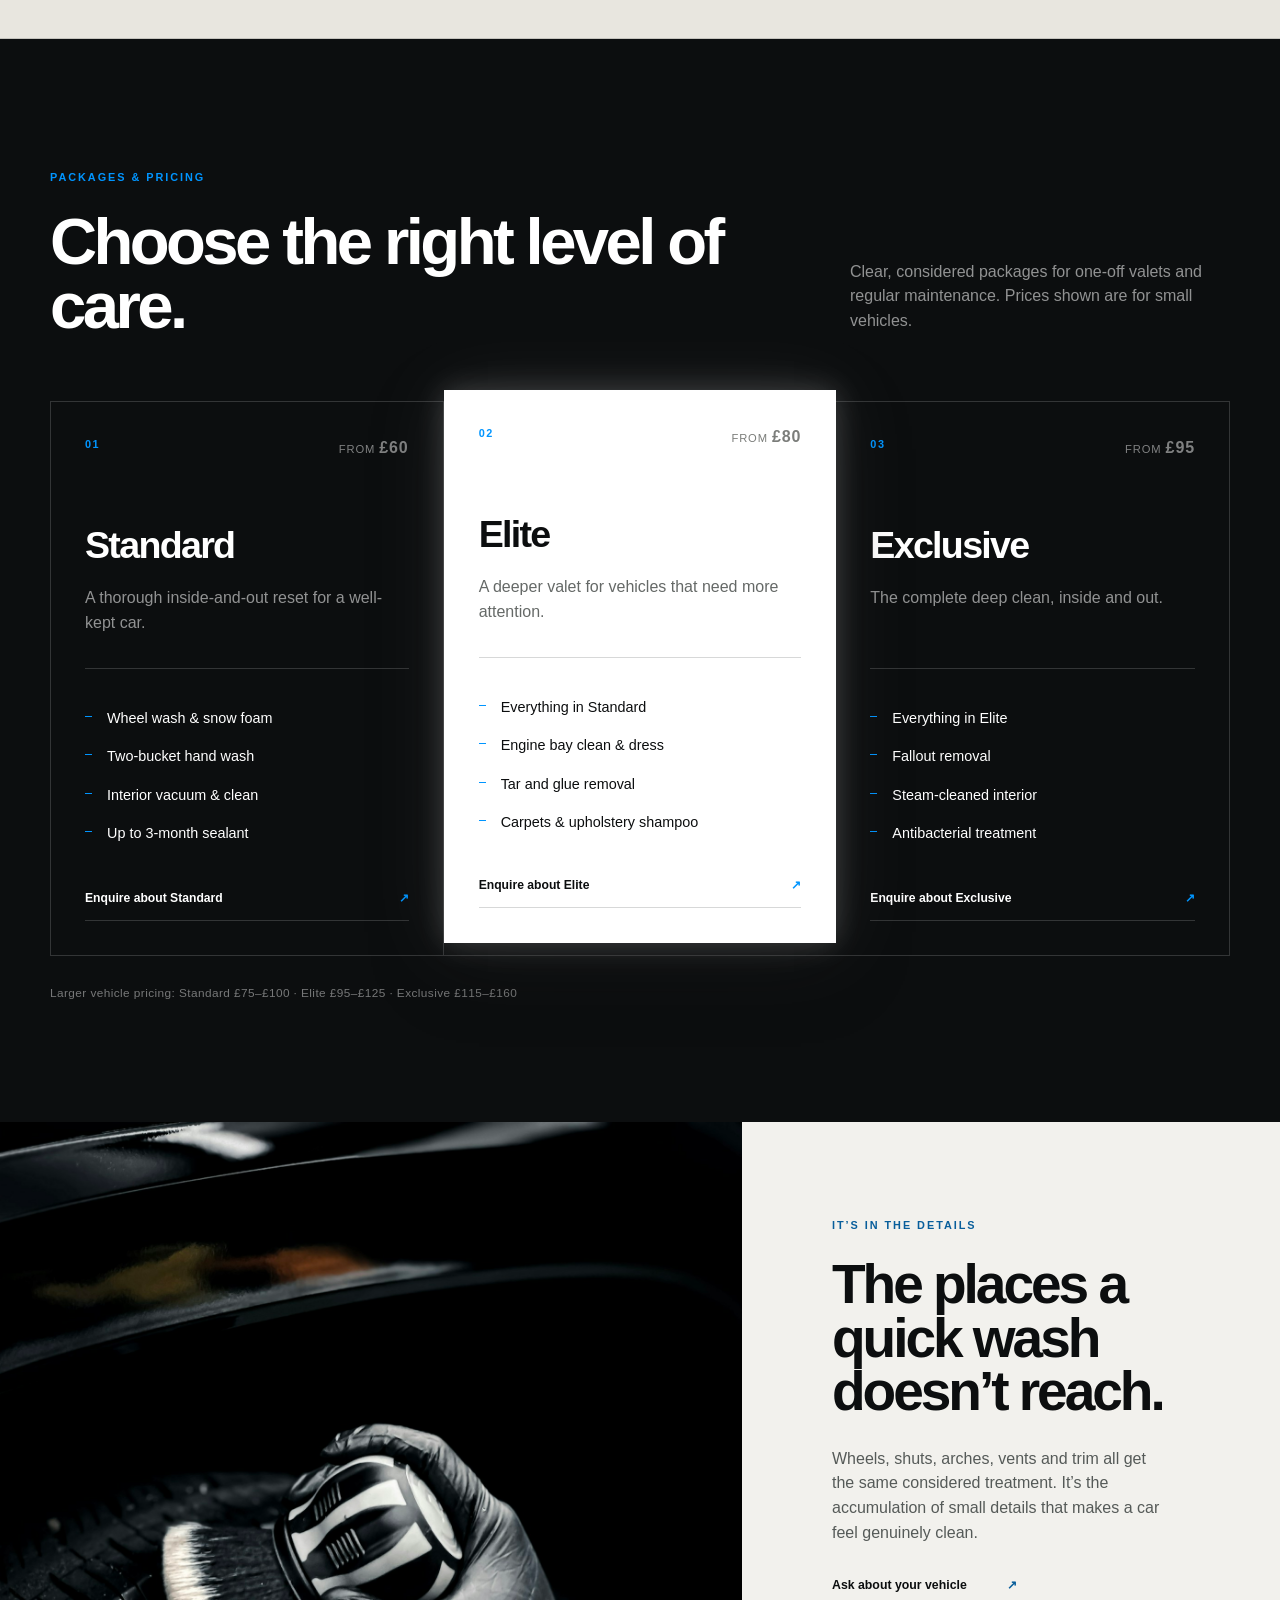
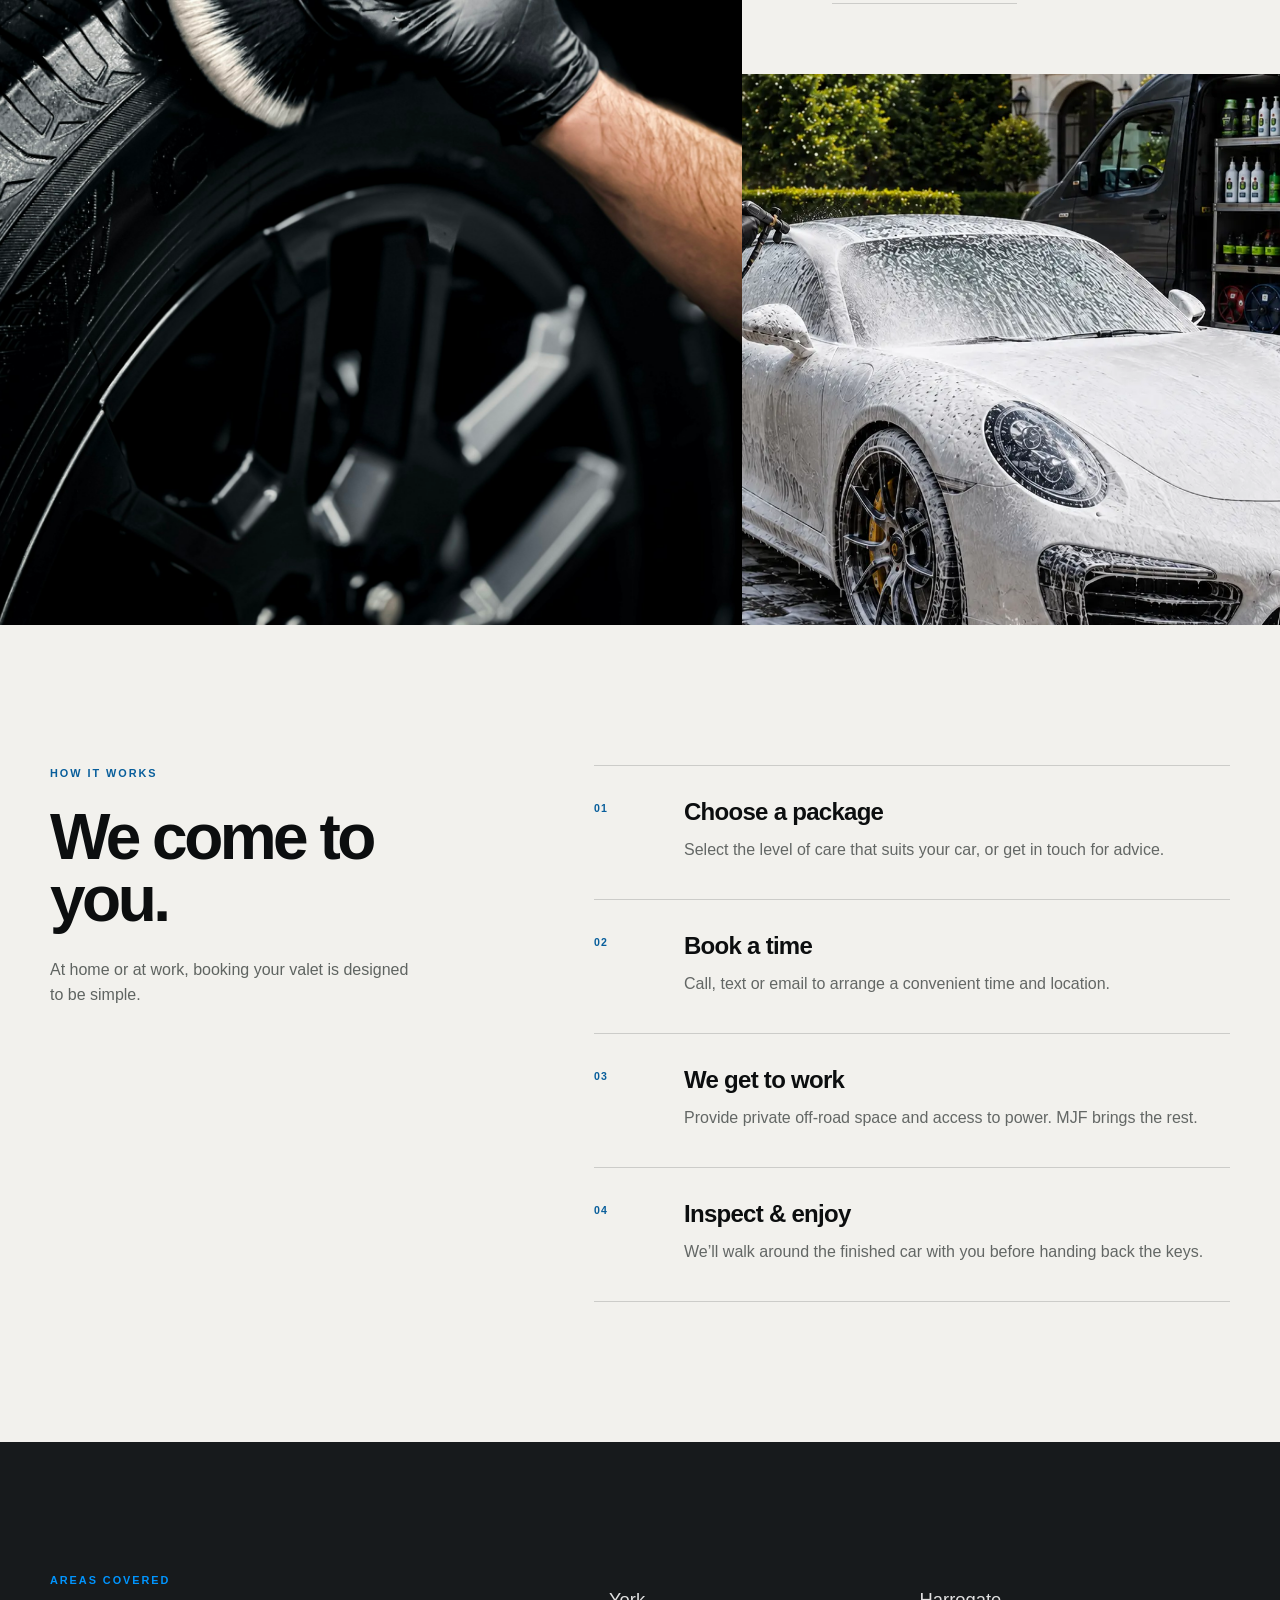
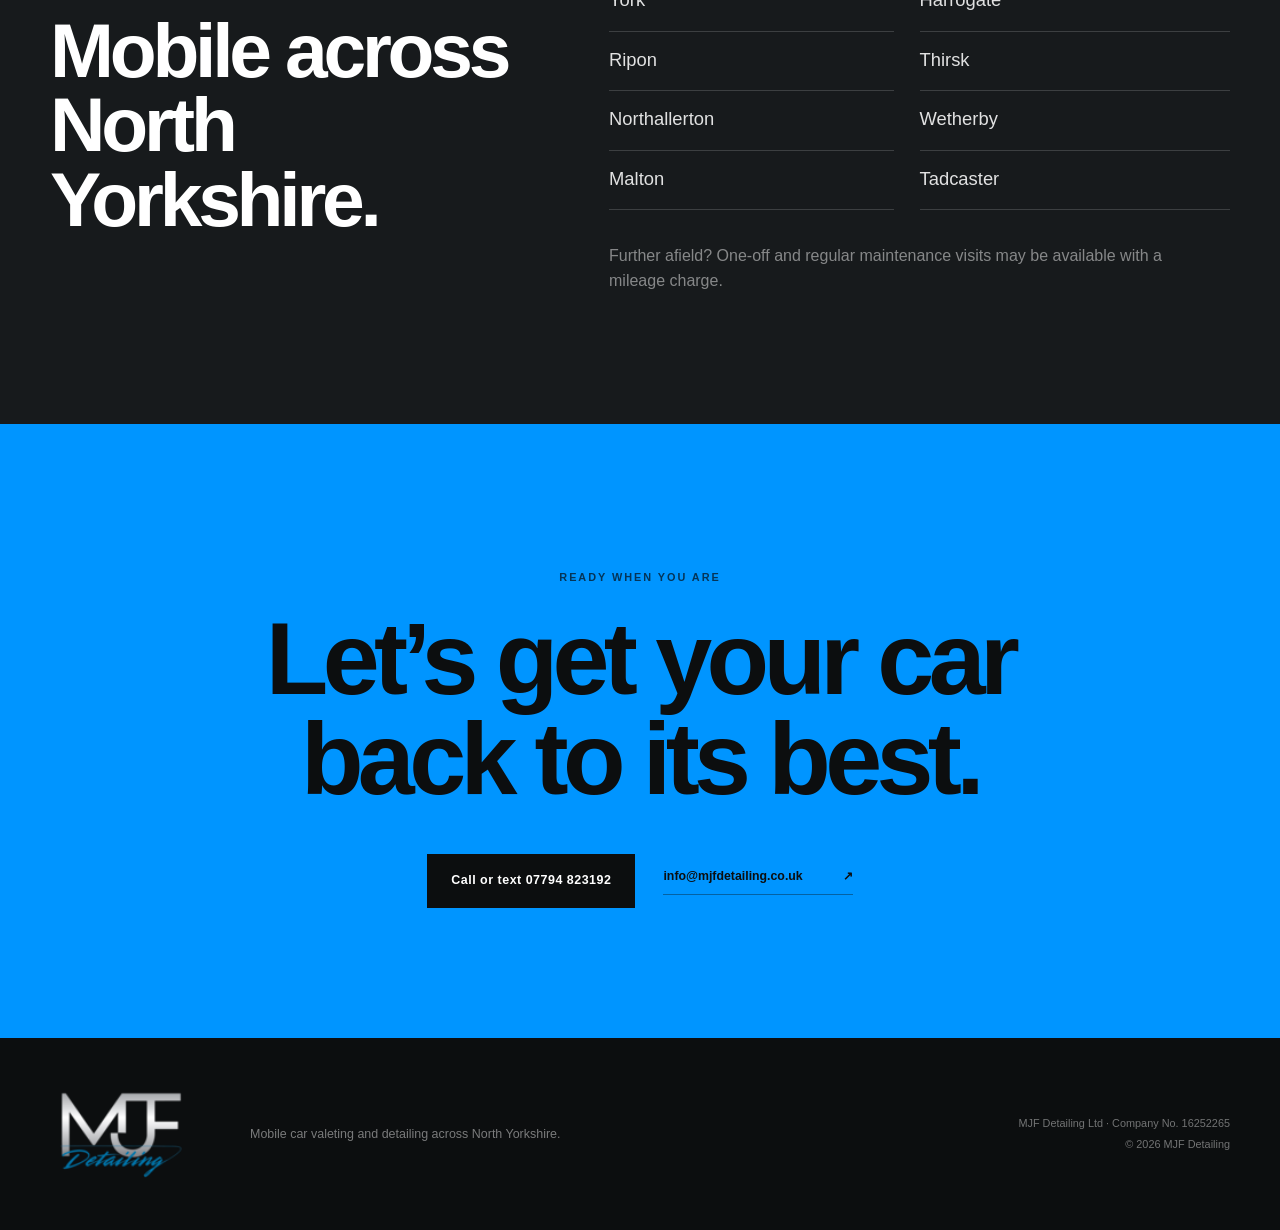
<file: mjf-detailing/index.html>
<!doctype html>
<html lang="en-GB">
  <head>
    <meta name="robots" content="noindex, nofollow">
    <meta charset="utf-8">
    <meta name="viewport" content="width=device-width, initial-scale=1">
    <title>MJF Detailing — Mobile car valeting across North Yorkshire</title>
    <meta name="description" content="Professional mobile car valeting and detailing across York, Harrogate, Ripon, Thirsk and North Yorkshire. Packages from £60.">
    <meta name="theme-color" content="#0c0e0f">
    <link rel="icon" type="image/svg+xml" href="favicon.svg">
    <link rel="stylesheet" href="style.css">
  </head>
  <body>
    <a class="skip-link" href="#main">Skip to content</a>
    <header class="site-header">
      <div class="shell nav-wrap">
        <a class="brand" href="#top" aria-label="MJF Detailing home"><img class="brand-logo" src="assets/mjf-logo.png" alt="MJF Detailing"></a>
        <button class="menu-toggle" type="button" aria-expanded="false" aria-controls="primary-nav"><span class="menu-label">Menu</span><span class="menu-lines" aria-hidden="true"><i></i><i></i></span></button>
        <nav id="primary-nav" class="primary-nav" aria-label="Primary navigation">
          <a href="#services">Services</a><a href="#why-mjf">Why MJF</a><a href="#how-it-works">How it works</a><a href="#areas">Areas</a>
        </nav>
        <a class="nav-cta" href="tel:07794823192">Call 07794 823192</a>
      </div>
    </header>
    <main id="main">
      <section class="hero" id="top">
        <div class="hero-media" role="img" aria-label="A professional detailer carefully polishing a car"></div><div class="hero-shade" aria-hidden="true"></div>
        <div class="shell hero-content">
          <p class="eyebrow light">Mobile valeting &amp; detailing · North Yorkshire</p>
          <h1>Meticulous care.<br><span>Wherever you are.</span></h1>
          <p class="hero-copy">Professional car care at your home or workplace, delivered with the patience and precision your vehicle deserves.</p>
          <div class="hero-actions"><a class="button button-primary" href="tel:07794823192">Book by phone</a><a class="button button-ghost" href="#services">Explore packages</a></div>
        </div>
        <div class="hero-foot"><div class="shell hero-foot-inner"><p>Based between York &amp; Harrogate</p><p>Premium products</p><p>From £60</p></div></div>
      </section>
      <section class="intro" id="why-mjf">
        <div class="shell intro-grid">
          <div><p class="eyebrow">A personal approach</p><h2>Your car, looked after like it’s our own.</h2></div>
          <div class="intro-copy">
            <p class="lead">From daily drivers to classics and high-end cars, every vehicle receives the same unhurried attention to detail.</p>
            <p>MJF brings the equipment, premium products and experience to you. All that’s needed is a suitable space on private land and access to power.</p>
            <div class="brand-list" aria-label="Products used"><span>Infinity Wax</span><span>Autoglym</span><span>CarPro</span><span>Koch-Chemie</span></div>
          </div>
        </div>
      </section>
      <section class="testimonial-strip" aria-labelledby="testimonial-heading">
        <div class="shell testimonial-layout">
          <div class="testimonial-label">
            <p class="eyebrow" id="testimonial-heading">Customer feedback</p>
            <p class="testimonial-count" aria-live="polite"><span data-review-current>01</span> / 03</p>
          </div>
          <div class="testimonial-stage" data-testimonial-carousel aria-live="polite">
            <figure class="testimonial-slide active">
              <blockquote>“The car looked immaculate inside and out. The care taken over the small details really showed.”</blockquote>
              <figcaption>Sample customer review</figcaption>
            </figure>
            <figure class="testimonial-slide">
              <blockquote>“Easy to arrange, arrived when promised and the finish was superb. I’ll definitely book again.”</blockquote>
              <figcaption>Sample customer review</figcaption>
            </figure>
            <figure class="testimonial-slide">
              <blockquote>“A genuinely personal service and a brilliant result — the car felt showroom fresh again.”</blockquote>
              <figcaption>Sample customer review</figcaption>
            </figure>
          </div>
          <div class="testimonial-controls" aria-label="Customer testimonials">
            <button type="button" data-review-prev aria-label="Previous testimonial">←</button>
            <button type="button" data-review-next aria-label="Next testimonial">→</button>
          </div>
        </div>
      </section>
      <section class="services" id="services">
        <div class="shell">
          <div class="section-heading"><div><p class="eyebrow light">Packages &amp; pricing</p><h2>Choose the right level of care.</h2></div><p>Clear, considered packages for one-off valets and regular maintenance. Prices shown are for small vehicles.</p></div>
          <div class="package-grid">
            <article class="package-card">
              <div class="package-top"><span class="package-number">01</span><p class="package-price">From <strong>£60</strong></p></div><h3>Standard</h3><p>A thorough inside-and-out reset for a well-kept car.</p>
              <ul><li>Wheel wash &amp; snow foam</li><li>Two-bucket hand wash</li><li>Interior vacuum &amp; clean</li><li>Up to 3-month sealant</li></ul>
              <a href="tel:07794823192">Enquire about Standard <span aria-hidden="true">↗</span></a>
            </article>
            <article class="package-card featured">
              <div class="package-top"><span class="package-number">02</span><p class="package-price">From <strong>£80</strong></p></div><h3>Elite</h3><p>A deeper valet for vehicles that need more attention.</p>
              <ul><li>Everything in Standard</li><li>Engine bay clean &amp; dress</li><li>Tar and glue removal</li><li>Carpets &amp; upholstery shampoo</li></ul>
              <a href="tel:07794823192">Enquire about Elite <span aria-hidden="true">↗</span></a>
            </article>
            <article class="package-card">
              <div class="package-top"><span class="package-number">03</span><p class="package-price">From <strong>£95</strong></p></div><h3>Exclusive</h3><p>The complete deep clean, inside and out.</p>
              <ul><li>Everything in Elite</li><li>Fallout removal</li><li>Steam-cleaned interior</li><li>Antibacterial treatment</li></ul>
              <a href="tel:07794823192">Enquire about Exclusive <span aria-hidden="true">↗</span></a>
            </article>
          </div>
          <p class="pricing-note">Larger vehicle pricing: Standard £75–£100 · Elite £95–£125 · Exclusive £115–£160</p>
        </div>
      </section>
      <section class="detail-story" aria-label="Attention to detail">
        <div class="detail-photo detail-photo-main"><img src="assets/wheel-detail.jpg" alt="A detailing brush cleaning a tyre and wheel area" loading="lazy"></div>
        <div class="detail-copy"><p class="eyebrow">It’s in the details</p><h2>The places a quick wash doesn’t reach.</h2><p>Wheels, shuts, arches, vents and trim all get the same considered treatment. It’s the accumulation of small details that makes a car feel genuinely clean.</p><a class="text-link" href="mailto:info@mjfdetailing.co.uk">Ask about your vehicle <span aria-hidden="true">↗</span></a></div>
        <div class="detail-photo detail-photo-side"><img src="assets/mjf-detailing-action.webp" alt="An MJF detailer snow-foaming a sports car beside the mobile detailing van" loading="lazy"></div>
      </section>
      <section class="process" id="how-it-works">
        <div class="shell process-grid">
          <div class="process-heading"><p class="eyebrow">How it works</p><h2>We come to you.</h2><p>At home or at work, booking your valet is designed to be simple.</p></div>
          <ol class="process-steps">
            <li><span>01</span><div><h3>Choose a package</h3><p>Select the level of care that suits your car, or get in touch for advice.</p></div></li>
            <li><span>02</span><div><h3>Book a time</h3><p>Call, text or email to arrange a convenient time and location.</p></div></li>
            <li><span>03</span><div><h3>We get to work</h3><p>Provide private off-road space and access to power. MJF brings the rest.</p></div></li>
            <li><span>04</span><div><h3>Inspect &amp; enjoy</h3><p>We’ll walk around the finished car with you before handing back the keys.</p></div></li>
          </ol>
        </div>
      </section>
      <section class="areas" id="areas">
        <div class="shell areas-grid"><div><p class="eyebrow light">Areas covered</p><h2>Mobile across<br>North Yorkshire.</h2></div><div><ul class="town-list"><li>York</li><li>Harrogate</li><li>Ripon</li><li>Thirsk</li><li>Northallerton</li><li>Wetherby</li><li>Malton</li><li>Tadcaster</li></ul><p class="areas-note">Further afield? One-off and regular maintenance visits may be available with a mileage charge.</p></div></div>
      </section>
      <section class="contact"><div class="shell contact-inner"><p class="eyebrow">Ready when you are</p><h2>Let’s get your car<br>back to its best.</h2><div class="contact-actions"><a class="button button-dark" href="tel:07794823192">Call or text 07794 823192</a><a class="text-link dark" href="mailto:info@mjfdetailing.co.uk">info@mjfdetailing.co.uk <span aria-hidden="true">↗</span></a></div></div></section>
    </main>
    <footer class="site-footer"><div class="shell footer-grid"><a class="brand footer-brand" href="#top" aria-label="MJF Detailing home"><img class="brand-logo" src="assets/mjf-logo.png" alt="MJF Detailing"></a><p>Mobile car valeting and detailing across North Yorkshire.</p><div class="footer-meta"><p>MJF Detailing Ltd · Company No. 16252265</p><p>© <span id="year">2026</span> MJF Detailing</p></div></div></footer>
    <script src="main.js"></script>
  </body>
</html>
</file>
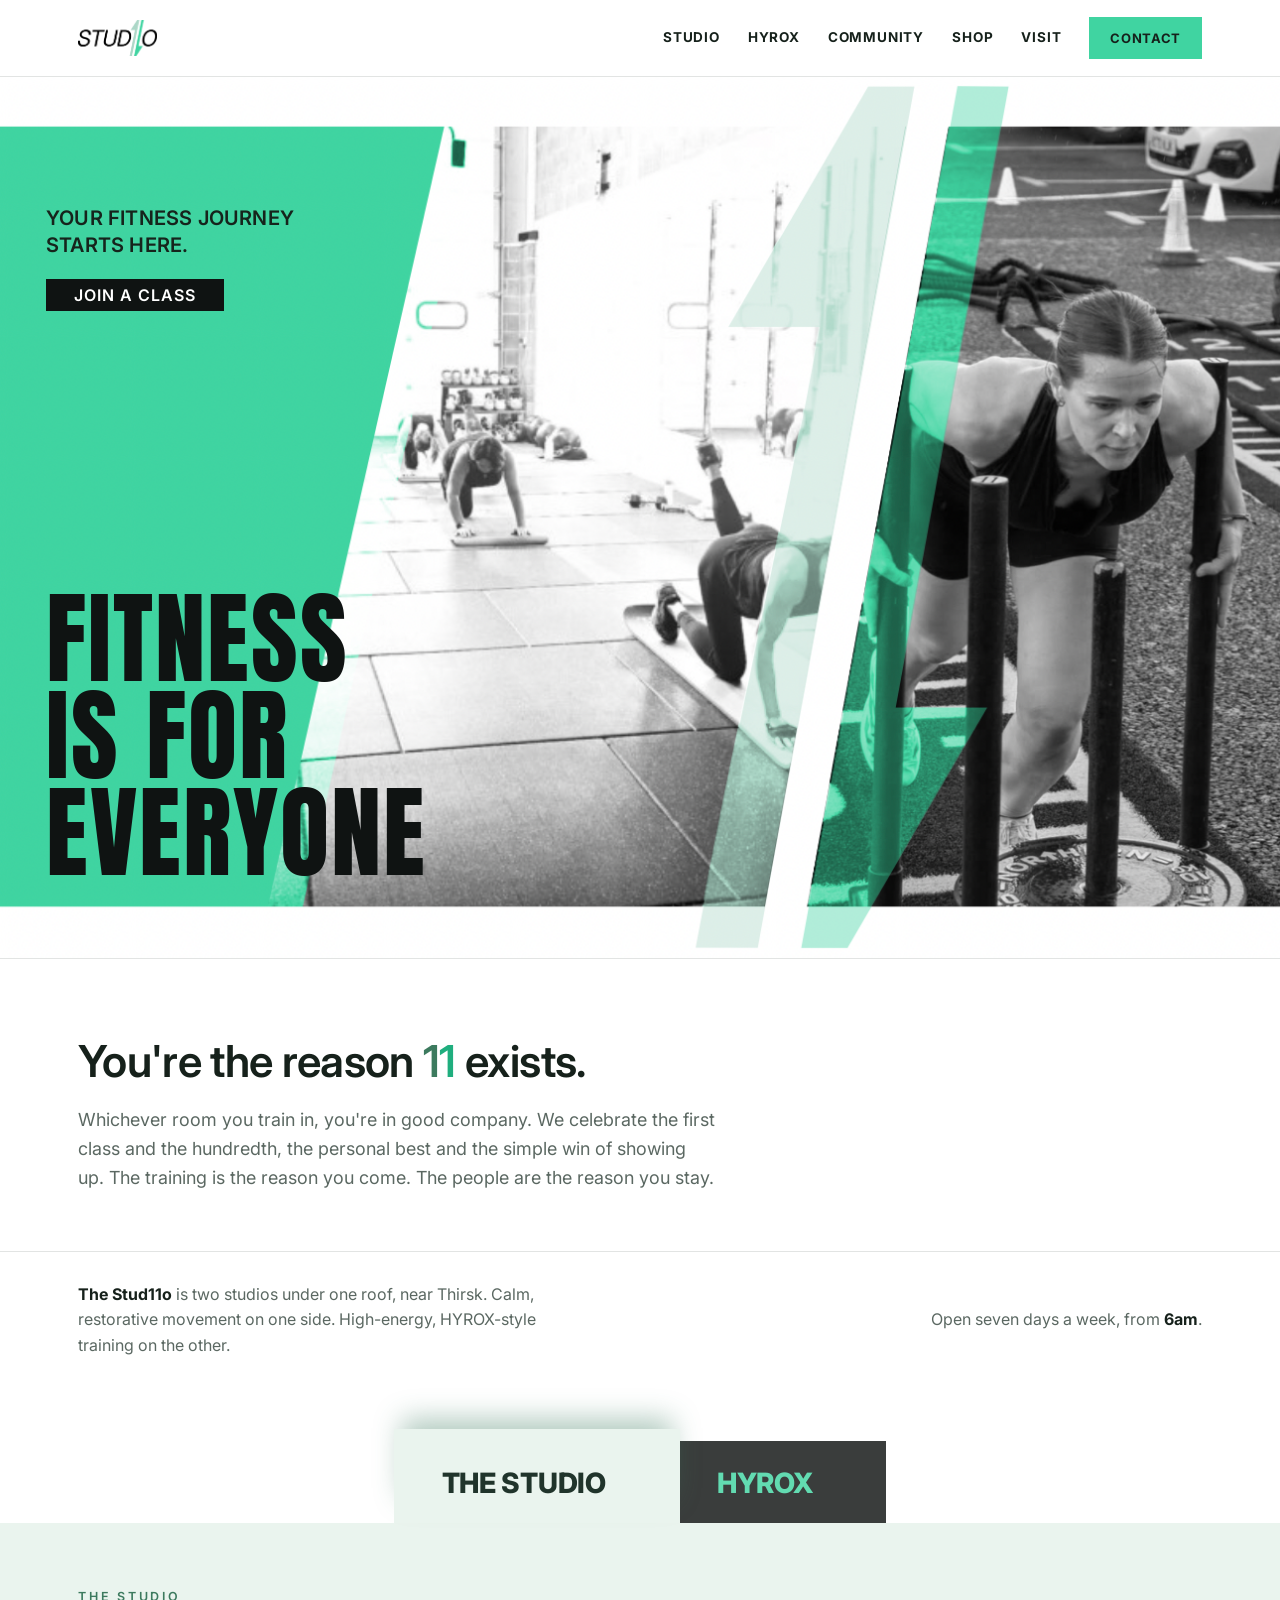
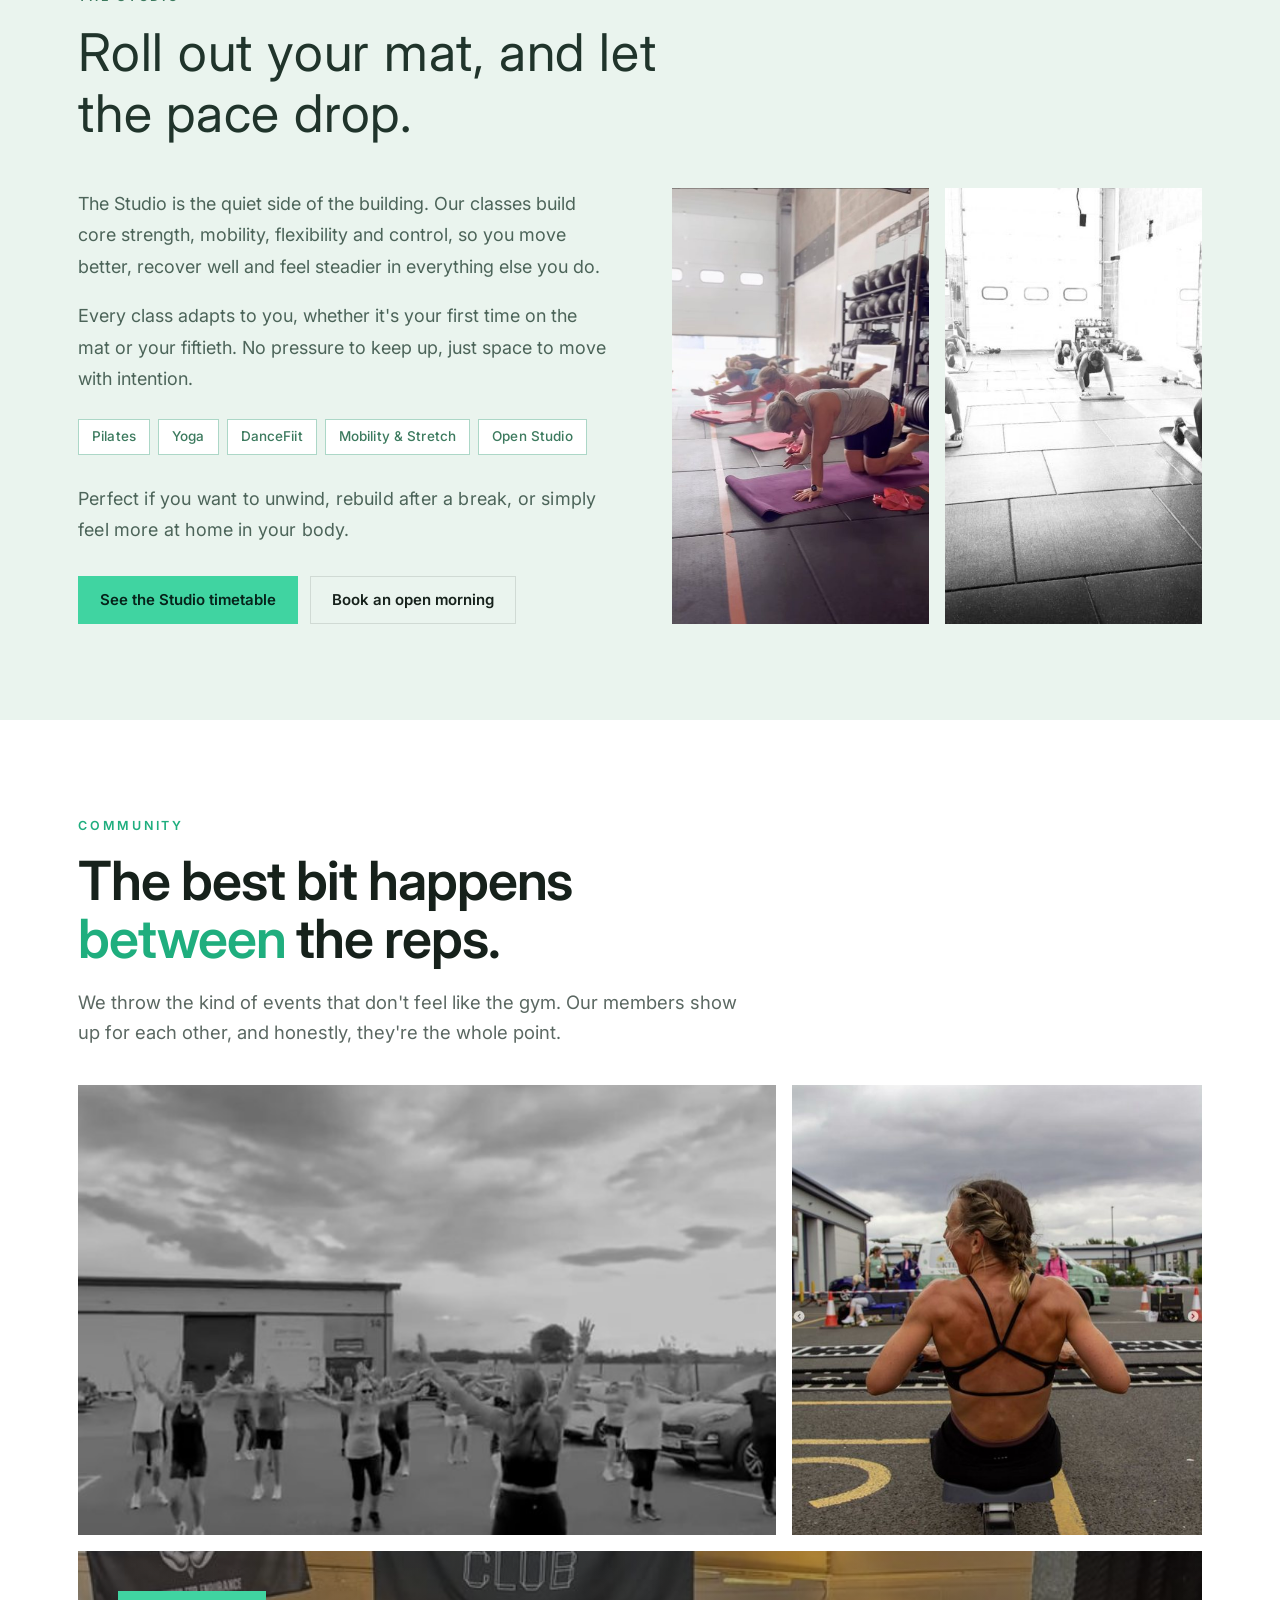
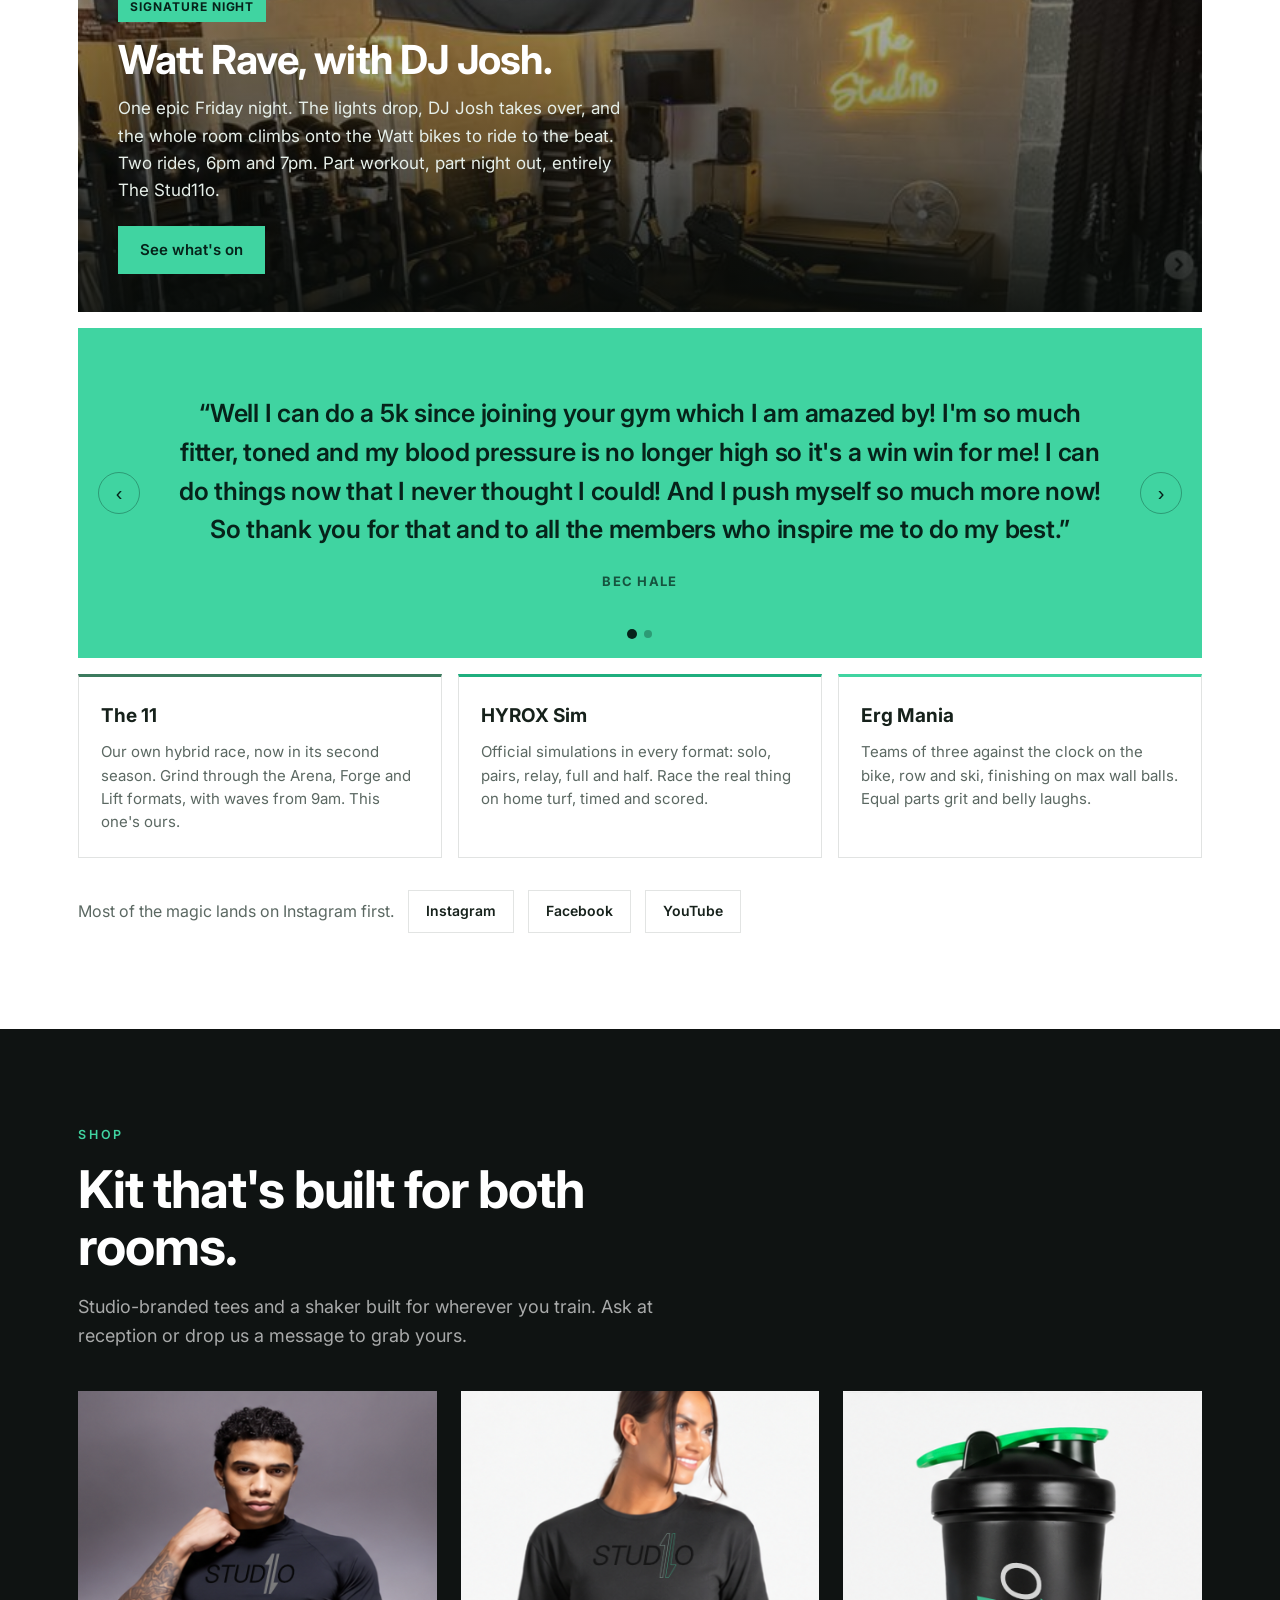
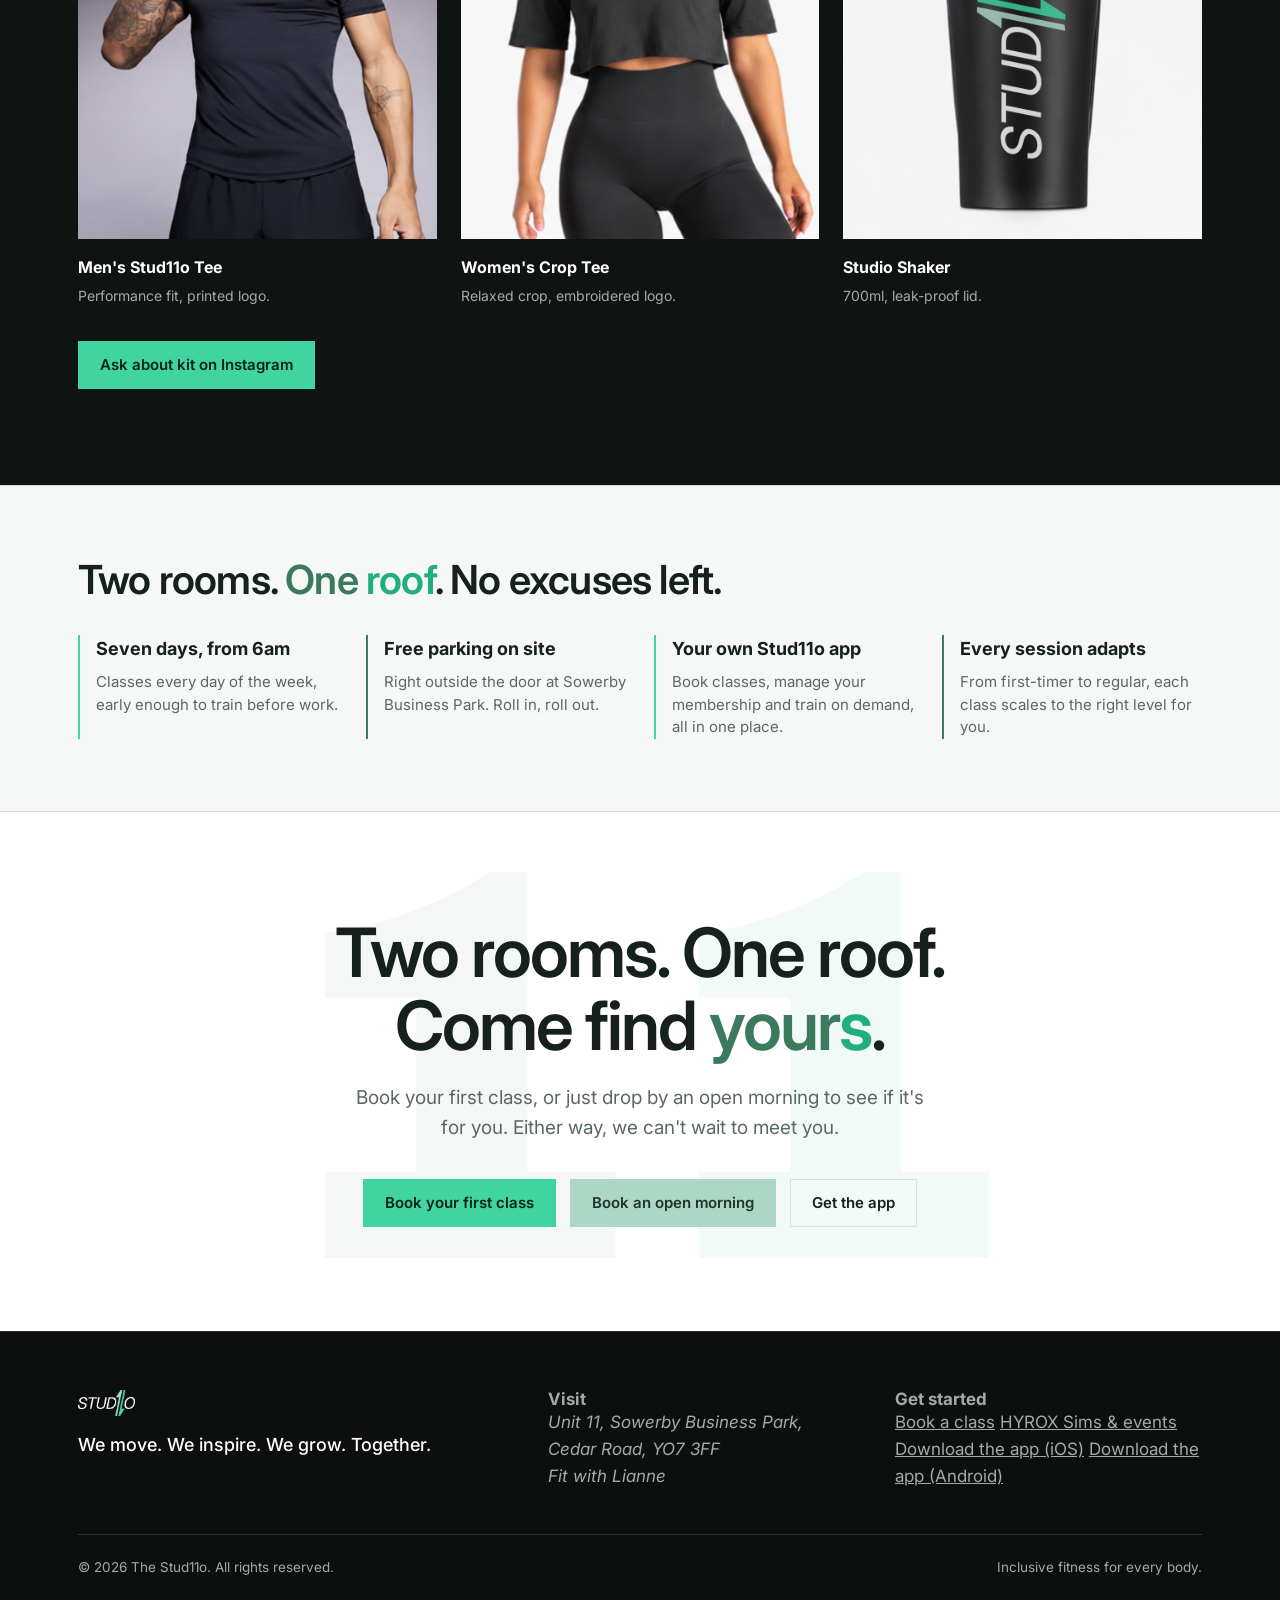
<file: the-stud11o/index.html>
<!doctype html>
<html lang="en-GB">
<head>
<meta charset="utf-8">
<meta name="viewport" content="width=device-width, initial-scale=1">
<title>The Stud11o — two rooms, one roof</title>
<link rel="preconnect" href="https://fonts.googleapis.com">
<link rel="preconnect" href="https://fonts.gstatic.com" crossorigin>
<link href="https://fonts.googleapis.com/css2?family=Inter:wght@400;500;600;700;800&family=Archivo:wght@700;800;900&family=Anton&display=swap" rel="stylesheet">
<style>
  :root{
    --white:#FFFFFF; --off:#F5F8F6; --black:#0F1312; --black-2:#191F1D;
    --line-d:rgba(255,255,255,.14); --line-l:rgba(20,32,26,.12);
    --ink:#16211B; --ink-mute:#5B6862; --wht-mute:rgba(255,255,255,.64);
    --studio-bg:#EAF4EE; --studio-soft:#ACD7C7; --studio-ink:#20342B; --studio-mute:#4C6459; --studio-deep:#3C7A5E;
    --g:#40D4A1; --g-dark:#1FAE7E; --g-hyrox:#40D4A1; --g-hyrox-deep:#1FAE7E; --g-pale:#ACD7C7;
    --wrap:1180px; color-scheme:light;
  }
  *{box-sizing:border-box}
  html{scroll-behavior:smooth}
  body{margin:0;background:var(--white);color:var(--ink);
    font-family:"Inter",Arial,Helvetica,system-ui,-apple-system,Segoe UI,Roboto,sans-serif;
    font-size:17px;line-height:1.6;font-weight:400;-webkit-font-smoothing:antialiased;text-rendering:optimizeLegibility}
  h1,h2,h3,h4{margin:0;line-height:1.08;font-family:"Inter",Arial,Helvetica,sans-serif}
  p{margin:0}
  a{color:inherit}
  img{max-width:100%;display:block}
  .wrap{width:100%;max-width:var(--wrap);margin:0 auto;padding:0 28px}

  .tag-row{display:flex;flex-wrap:wrap;gap:8px;list-style:none;padding:0;margin:0}
  .tag{font-size:13.5px;font-weight:500;letter-spacing:.01em;padding:6px 13px;border-radius:0;white-space:nowrap}
  .sec-head{font-weight:600;font-size:12.5px;letter-spacing:.22em;text-transform:uppercase}

  .frame{border-radius:0;overflow:hidden;position:relative;background:#dfe6e1}
  .frame img{width:100%;height:100%;object-fit:cover}
  .ar45{aspect-ratio:4/5}.arw{aspect-ratio:16/10}.arwide{aspect-ratio:16/9}
  .note{margin-top:9px;font-size:12px;letter-spacing:.02em}

  .btn{display:inline-block;text-decoration:none;font-weight:600;border-radius:0;padding:11px 21px;font-size:15px;
       transition:transform .14s, background .16s, color .16s, border-color .16s;border:1.5px solid transparent}
  .btn:active{transform:translateY(1px)}
  .btn-g{background:var(--g);color:#06231A}.btn-g:hover{background:var(--g-dark)}
  .btn-ink{background:var(--black);color:#fff}.btn-ink:hover{background:#000}
  .btn-soft{background:var(--studio-soft);color:var(--studio-ink)}.btn-soft:hover{background:#93c9b2}
  .btn-gl{border-color:var(--line-l);color:var(--ink)}.btn-gl:hover{border-color:var(--ink)}
  .btn-gd{border-color:var(--line-d);color:#fff}.btn-gd:hover{border-color:#fff}

  nav{position:sticky;top:0;z-index:50;background:#fff;border-bottom:1px solid var(--line-l)}
  .nav-in{display:flex;align-items:center;justify-content:space-between;height:76px}
  .mark img{height:36px;width:auto;display:block}
  .nav-links{display:flex;gap:28px;align-items:center}
  .nav-links a{text-decoration:none;color:var(--ink);font-size:13.5px;font-weight:700;letter-spacing:.06em;text-transform:uppercase;transition:color .16s}
  .nav-links a:hover{color:var(--g-dark)}
  .nav-links .btn{padding:10px 20px;font-size:13px;letter-spacing:.05em;text-transform:uppercase}
  .nav-book{display:none}

  .hero{background:var(--studio-soft)}
  .hero-media{position:relative;line-height:0}
  .hero-bg{display:block;width:100%;height:auto}
  .hero-copy{position:absolute;inset:0;display:flex;flex-direction:column;align-items:flex-start;padding:10% 10% 6% 3.6%}
  .hero-eyebrow{font-weight:600;font-size:clamp(16px,1.7vw,20px);letter-spacing:.01em;text-transform:uppercase;color:#16241C;max-width:20ch;line-height:1.35}
  .hero-btn{margin-top:clamp(12px,2vw,20px);text-transform:uppercase;letter-spacing:.06em;font-size:clamp(15px,1.25vw,17.5px);padding:clamp(11px,1.4vw,15px) clamp(20px,2.75vw,27px)}
  .hero-head{margin-top:auto;font-family:"Anton",Arial,sans-serif;font-weight:400;text-transform:uppercase;font-size:clamp(36px,7.92vw,101px);line-height:.96;letter-spacing:.02em;color:#0F1312}

  .hero-sub{background:var(--white);padding:30px 0}
  .hero-sub-in{display:flex;flex-wrap:wrap;align-items:center;justify-content:space-between;gap:18px}
  .hero-sub p{color:var(--ink-mute);font-size:16px;max-width:50ch}
  .hero-sub b{color:var(--ink)}

  .doors-band{background:var(--white);padding:40px 0 24px;position:relative;z-index:1}
  html.has-panel-toggle .doors-band{padding-bottom:0}
  .tabs-row{display:flex;align-items:flex-end;justify-content:center}
  .tab{appearance:none;background:none;border:none;cursor:pointer;text-decoration:none;font-family:inherit;
       display:inline-flex;align-items:center;position:relative;z-index:1;
       padding:20px 74px 18px 48px;font-weight:800;font-size:clamp(18px,2.5vw,28px);letter-spacing:-.01em;text-transform:uppercase;
       transition:padding .26s ease,box-shadow .26s ease,opacity .26s ease}
  .tab-a{background:var(--studio-bg);color:var(--studio-ink)}
  .tab-b{background:var(--black);color:var(--g);margin-left:-11px}
  .tab:not(.is-active){opacity:.82}
  .tab:hover{opacity:1}
  .tab.is-active{z-index:3;padding-top:32px}
  .tab-a.is-active{box-shadow:0 -18px 28px -8px rgba(60,122,94,.4)}
  .tab-b.is-active{box-shadow:0 -20px 32px -6px rgba(15,19,18,.55)}
  html.has-panel-toggle .panel{display:none;animation:panelFade .32s ease}
  html.has-panel-toggle .panel.is-active{display:block}
  html.has-panel-toggle .band-studio.panel{padding-top:64px}
  html.has-panel-toggle .band-floor.panel{padding-top:64px}
  @keyframes panelFade{from{opacity:0}to{opacity:1}}

  .thread{background:var(--white);border-top:1px solid var(--line-l);border-bottom:1px solid var(--line-l);padding:58px 0}
  .thread .big{font-weight:600;font-size:clamp(27px,4.2vw,44px);line-height:1.12;letter-spacing:-.015em;max-width:22ch;color:var(--ink)}
  .thread .big .e1{color:var(--studio-deep)}.thread .big .e2{color:var(--g-dark)}
  .thread p{margin-top:20px;max-width:58ch;color:var(--ink-mute);font-size:18px}

  section{scroll-margin-top:80px}
  .band{padding:96px 0}

  .band-studio{background:var(--studio-bg);color:var(--studio-ink)}
  .studio .sec-head{color:var(--studio-deep)}
  .studio h2{font-weight:400;font-size:clamp(30px,4.4vw,52px);letter-spacing:.015em;line-height:1.16;margin-top:16px;max-width:20ch;color:var(--studio-ink)}
  .studio .grid{display:grid;grid-template-columns:1fr 1fr;gap:64px;align-items:stretch;margin-top:44px}
  .studio .copy p{color:var(--studio-mute);font-size:18px;line-height:1.75;max-width:52ch}
  .studio .copy p + p{margin-top:18px}
  .studio .tag{background:#fff;color:var(--studio-deep);border:1px solid var(--studio-soft)}
  .studio .who{margin-top:28px;font-size:21px;color:var(--studio-ink);max-width:42ch;line-height:1.5;font-weight:400;letter-spacing:.01em}
  .studio .cta-row{margin-top:30px;display:flex;flex-wrap:wrap;gap:12px}
  .studio .media{display:grid;grid-template-columns:1fr 1fr;gap:16px}
  .studio .media .frame{height:100%;min-height:280px}
  .studio .note{color:var(--studio-mute)}

  .band-floor{background:var(--black);color:#fff}
  .floor .sec-head{color:var(--g)}
  .floor h2{font-weight:700;font-size:clamp(32px,5.2vw,58px);letter-spacing:-.025em;line-height:1.05;margin-top:16px;max-width:15ch}
  .floor h2 .hot{color:var(--g)}
  .floor .grid{display:grid;grid-template-columns:1fr 1fr;gap:56px;align-items:stretch;margin-top:44px}
  .floor .copy p{color:#fff;font-size:18px;line-height:1.72;max-width:52ch}
  .floor .copy p + p{margin-top:18px}
  .floor .tag{background:var(--black-2);color:var(--g);border:1px solid var(--line-d)}
  .floor .cta-row{margin-top:30px;display:flex;flex-wrap:wrap;gap:12px}
  .floor .copy .hyrox-badge{margin-top:28px}
  .floor .media{display:flex;flex-direction:column;gap:16px;height:100%}
  .floor .media .imgs{display:grid;grid-template-columns:1fr 1fr;gap:16px;flex:1 1 auto;min-height:280px}
  .floor .media .imgs .frame{height:100%}
  .floor .media .hyrox{flex:0 0 auto}
  .floor .note{color:var(--wht-mute)}

  .hyrox-badge{display:flex;align-items:center;gap:16px;background:var(--black-2);border:1px solid var(--line-d);border-radius:0;padding:16px 18px}
  .hyrox-badge .stamp{flex:0 0 auto;width:66px;height:66px;border:2px solid var(--g);border-radius:50%;display:flex;flex-direction:column;align-items:center;justify-content:center;text-align:center;line-height:1}
  .hyrox-badge .stamp .s1{font-weight:700;font-size:8px;letter-spacing:.14em;color:var(--wht-mute)}
  .hyrox-badge .stamp .s2{font-weight:700;font-size:15px;letter-spacing:.02em;color:#fff;margin:2px 0}
  .hyrox-badge .stamp .s3{font-weight:700;font-size:8px;letter-spacing:.22em;color:var(--g)}
  .hyrox-badge .bt{font-weight:700;font-size:16px;color:#fff}
  .hyrox-badge .bd{color:var(--wht-mute);font-size:13px;margin-top:3px;line-height:1.4}

  .hyrox{background:var(--black-2);border:1px solid var(--line-d);border-left:3px solid var(--g);border-radius:0;padding:22px 22px 20px}
  .hyrox .lab{font-weight:700;font-size:18px;color:#fff}
  .hyrox .steps{display:flex;gap:9px;margin:14px 0 4px;flex-wrap:wrap}
  .hyrox .step{background:rgba(64,212,161,.16);color:var(--g);border-radius:0;padding:7px 12px;font-size:13px;font-weight:600}
  .hyrox p{color:var(--wht-mute);font-size:15px;line-height:1.6;margin-top:12px}
  .hyrox .begin{margin-top:14px;color:#bdeedb;font-weight:600;font-size:14.5px}

  .band-comm{background:var(--white);color:var(--ink)}
  .community .sec-head{color:var(--g-dark)}
  .community h2{font-weight:600;font-size:clamp(30px,4.6vw,54px);letter-spacing:-.02em;line-height:1.08;margin-top:16px;max-width:20ch;color:var(--ink)}
  .community h2 .thr{color:var(--g-dark)}
  .community .intro{margin-top:20px;max-width:56ch;color:var(--ink-mute);font-size:18.5px}
  .comm-media{display:grid;grid-template-columns:1.7fr 1fr;gap:16px;margin-top:38px;aspect-ratio:2.5/1}
  .comm-media .frame{height:100%}

  .band-store{background:var(--black);color:#fff}
  .store .sec-head{color:var(--g)}
  .store h2{font-weight:700;font-size:clamp(30px,4.4vw,52px);letter-spacing:-.02em;line-height:1.1;margin-top:16px;max-width:18ch}
  .store .intro{margin-top:18px;max-width:56ch;color:var(--wht-mute);font-size:18px}
  .products{display:grid;grid-template-columns:repeat(3,1fr);gap:24px;margin-top:40px}
  .prod-frame{aspect-ratio:4/5}
  .prod-frame img{position:absolute;inset:0;width:100%;height:100%;object-fit:cover;transition:opacity .28s ease}
  .prod-frame .p-back{opacity:0}
  .prod:hover .p-back,.prod:focus-within .p-back{opacity:1}
  .prod-name{margin-top:16px;font-weight:700;font-size:16px;color:#fff}
  .prod-desc{margin-top:4px;color:var(--wht-mute);font-size:14px}

  .rave{margin-top:16px;border-radius:0;overflow:hidden;position:relative;min-height:330px;display:flex;align-items:flex-end;color:#fff}
  .rave img{position:absolute;inset:0;width:100%;height:100%;object-fit:cover}
  .rave .veil{position:absolute;inset:0;background:linear-gradient(to top,rgba(8,12,10,.9) 0%,rgba(8,12,10,.5) 45%,rgba(8,12,10,.25) 100%)}
  .rave .txt{position:relative;padding:40px 40px 38px;max-width:62ch}
  .rave .flag{display:inline-block;background:var(--g);color:#06231A;font-weight:700;font-size:12px;letter-spacing:.08em;padding:6px 12px;border-radius:0}
  .rave h3{font-weight:700;font-size:clamp(27px,3.6vw,40px);letter-spacing:-.02em;margin-top:16px;color:#fff}
  .rave p{margin-top:14px;max-width:46ch;color:#e6efe9;font-size:17px;line-height:1.6}
  .rave .cta-row{margin-top:22px}

  .testimonials{margin-top:16px;border-radius:0;overflow:hidden;position:relative;min-height:330px;background:var(--g);color:#06231A}
  .test-slide{position:absolute;inset:0;margin:0;display:flex;flex-direction:column;align-items:center;justify-content:center;text-align:center;
              padding:56px 100px;opacity:0;visibility:hidden;transition:opacity .45s ease}
  .test-slide p{margin:0}
  .test-slide.is-active{opacity:1;visibility:visible}
  .test-slide p{font-weight:600;font-size:clamp(18px,2.2vw,25px);line-height:1.55;max-width:60ch;letter-spacing:-.01em}
  .test-slide cite{display:block;margin-top:22px;font-style:normal;font-weight:700;font-size:13px;letter-spacing:.1em;text-transform:uppercase;color:#06231A;opacity:.72}
  .test-arrow{position:absolute;top:50%;transform:translateY(-50%);width:42px;height:42px;border-radius:50%;
              border:1.5px solid rgba(6,35,26,.32);background:transparent;color:#06231A;font-size:20px;line-height:1;
              cursor:pointer;display:flex;align-items:center;justify-content:center;transition:background .16s,border-color .16s}
  .test-arrow:hover{background:rgba(6,35,26,.12);border-color:#06231A}
  .test-prev{left:20px}
  .test-next{right:20px}
  .test-dots{position:absolute;left:50%;bottom:20px;transform:translateX(-50%);display:flex;gap:8px;z-index:1}
  .test-dot{width:8px;height:8px;border-radius:50%;background:rgba(6,35,26,.32);border:none;padding:0;cursor:pointer;transition:background .16s,transform .16s}
  .test-dot.is-active{background:#06231A;transform:scale(1.25)}

  .events{display:grid;grid-template-columns:repeat(3,1fr);gap:16px;margin-top:16px}
  .ev{background:var(--white);border:1px solid var(--line-l);border-radius:0;padding:24px 22px}
  .ev .et{font-weight:700;font-size:19px;color:var(--ink)}
  .ev p{margin-top:9px;color:var(--ink-mute);font-size:15px;line-height:1.55}
  .ev.t11{border-top:3px solid var(--studio-deep)}
  .ev.sim{border-top:3px solid var(--g-dark)}
  .ev.erg{border-top:3px solid var(--g)}
  .follow{margin-top:32px;display:flex;flex-wrap:wrap;align-items:center;gap:14px}
  .follow span{color:var(--ink-mute);font-size:16px}
  .follow .btn{padding:9px 17px;font-size:14px}

  .roofband{background:var(--off);padding:72px 0;border-top:1px solid var(--line-l);border-bottom:1px solid var(--line-l)}
  .roofband h2{font-weight:600;font-size:clamp(26px,3.4vw,40px);letter-spacing:-.02em;color:var(--ink)}
  .roofband h2 .u{color:var(--studio-deep)}.roofband h2 .u2{color:var(--g-dark)}
  .facts{display:grid;grid-template-columns:repeat(4,1fr);gap:28px;margin-top:34px}
  .fact{padding-left:16px;border-left:2px solid var(--line-l)}
  .fact.p{border-left-color:var(--g)}.fact.c{border-left-color:var(--studio-deep)}
  .fact .ft{font-weight:700;font-size:18px;color:var(--ink)}
  .fact p{margin-top:7px;color:var(--ink-mute);font-size:15px;line-height:1.5}

  .final{padding:104px 0;text-align:center;position:relative;overflow:hidden;background:var(--white)}
  .final h2{font-weight:600;font-size:clamp(36px,5.4vw,68px);letter-spacing:-.03em;margin:0 auto;max-width:17ch;color:var(--ink)}
  .final h2 .a{color:var(--studio-deep)}.final h2 .b{color:var(--g-dark)}
  .final p{margin:20px auto 0;max-width:48ch;color:var(--ink-mute);font-size:19px}
  .final .cta-row{margin-top:36px;display:flex;flex-wrap:wrap;gap:14px;justify-content:center}
  .final .big-11{position:absolute;left:50%;top:50%;transform:translate(-50%,-50%);font-family:"Archivo";font-weight:900;font-size:min(52vw,560px);line-height:1;pointer-events:none;z-index:0;opacity:.05;white-space:nowrap}
  .final .big-11 .a{color:var(--studio-deep)}.final .big-11 .b{color:var(--g-dark)}
  .final .wrap{position:relative;z-index:1}

  footer{background:#0C0F0E;border-top:1px solid var(--line-d);padding:58px 0 40px;color:var(--wht-mute)}
  .foot-grid{display:grid;grid-template-columns:1.4fr 1fr 1fr;gap:40px}
  .foot .mark img{height:26px;margin-bottom:16px}
  .foot .tagline{font-size:18px;color:#fff;max-width:30ch;line-height:1.4;font-weight:500}
  .foot h4{font-weight:700;font-size:12.5px;letter-spacing:.12em;text-transform:uppercase;color:#fff;margin:0 0 14px}
  .foot a{color:var(--wht-mute);text-decoration:none;display:block;margin-bottom:9px;font-size:15px;transition:color .16s}
  .foot a:hover{color:var(--g)}
  .foot address{font-style:normal;font-size:15px;line-height:1.6}
  .foot-base{border-top:1px solid var(--line-d);margin-top:44px;padding-top:22px;display:flex;justify-content:space-between;flex-wrap:wrap;gap:12px;font-size:13.5px}

  .rise{opacity:0;transform:translateY(15px)}
  .loaded .rise{opacity:1;transform:none;transition:opacity .66s ease, transform .66s ease}
  .loaded .d1{transition-delay:.10s}.loaded .d2{transition-delay:.20s}.loaded .d3{transition-delay:.30s}
  :focus-visible{outline:2px solid var(--g-dark);outline-offset:3px;border-radius:0}

  @media (max-width:900px){
    .studio .grid,.floor .grid{grid-template-columns:1fr;gap:32px}
    .studio .media .frame,.floor .media .imgs .frame{aspect-ratio:4/5;min-height:0}
    .floor .media,.floor .media .imgs{height:auto;min-height:0}
    .comm-media{grid-template-columns:1fr;aspect-ratio:auto}
    .comm-media .frame{height:auto;aspect-ratio:4/3}
    .events{grid-template-columns:1fr}
    .products{grid-template-columns:1fr}
    .facts{grid-template-columns:1fr 1fr;gap:22px}
    .foot-grid{grid-template-columns:1fr 1fr}
  }
  @media (max-width:640px){
    body{font-size:16px}
    .wrap{padding:0 20px}
    .nav-links{display:none}.nav-book{display:inline-block}
    .band{padding:60px 0}
    .hero-copy{padding:9% 8% 6%}
    .hero-eyebrow{font-size:13.5px;max-width:18ch}
    .hero-btn{margin-top:10px;font-size:12.5px;padding:10px 18px}
    .hero-head{font-size:40px}
    .tab{padding:14px 40px 13px 27px;font-size:16px}
    .tab-b{margin-left:-6px}
    .tab.is-active{padding-top:22px}
    .facts{grid-template-columns:1fr}
    .foot-grid{grid-template-columns:1fr}
    .rave .txt{padding:30px 24px}
    .test-slide{padding:52px 56px}
    .test-prev{left:8px}
    .test-next{right:8px}
  }
  @media (prefers-reduced-motion:reduce){
    html{scroll-behavior:auto}
    .rise{opacity:1;transform:none;transition:none}
    .tab,.btn{transition:none}
    .panel{animation:none!important}
  }
</style>
</head>
<body>

<nav>
  <div class="wrap nav-in">
    <a class="mark" href="#top"><img src="/the-stud11o/assets/logo-black.png" alt="The Stud11o"></a>
    <div class="nav-links">
      <a href="#studio" data-panel="studio">Studio</a>
      <a href="#hyrox" data-panel="hyrox">Hyrox</a>
      <a href="#community">Community</a>
      <a href="#shop">Shop</a>
      <a href="#visit">Visit</a>
      <a class="btn btn-g" href="https://goteamup.com/p/7770972-the-stud11o-by-fit-with-l/c/schedule" target="_blank" rel="noopener">Contact</a>
    </div>
    <a class="btn btn-g nav-book" href="https://goteamup.com/p/7770972-the-stud11o-by-fit-with-l/c/schedule" target="_blank" rel="noopener">Book</a>
  </div>
</nav>

<a id="top"></a>

<!-- HERO -->
<header class="hero">
  <div class="hero-media">
    <img class="hero-bg" src="/the-stud11o/assets/header-image.png" alt="Members training in The Studio and pushing a sled on The Floor at The Stud11o">
    <div class="hero-copy">
      <p class="hero-eyebrow">Your fitness journey starts here.</p>
      <a class="btn btn-ink hero-btn" href="https://goteamup.com/p/7770972-the-stud11o-by-fit-with-l/c/schedule" target="_blank" rel="noopener">Join a class</a>
      <h1 class="hero-head">Fitness<br>is for<br>everyone</h1>
    </div>
  </div>
</header>

<section class="thread">
  <div class="wrap">
    <p class="big rise">You're the reason <span class="e1">1</span><span class="e2">1</span> exists.</p>
    <p class="rise d1">Whichever room you train in, you're in good company. We celebrate the first class and the hundredth, the personal best and the simple win of showing up. The training is the reason you come. The people are the reason you stay.</p>
  </div>
</section>

<section class="hero-sub">
  <div class="wrap hero-sub-in">
    <p><b>The Stud11o</b> is two studios under one roof, near Thirsk. Calm, restorative movement on one side. High-energy, HYROX-style training on the other.</p>
    <p style="max-width:none">Open seven days a week, from <b>6am</b>.</p>
  </div>
</section>

<section class="doors-band">
  <div class="wrap">
    <div class="tabs-row">
      <a class="tab tab-a" href="#studio" data-panel="studio" role="tab" aria-selected="true" aria-controls="studio">The Studio</a>
      <a class="tab tab-b" href="#hyrox" data-panel="hyrox" role="tab" aria-selected="false" aria-controls="hyrox">Hyrox</a>
    </div>
  </div>
</section>

<!-- THE STUDIO -->
<section id="studio" class="band band-studio studio panel" data-panel="studio">
  <div class="wrap">
    <p class="sec-head">The Studio</p>
    <h2>Roll out your mat, and let the pace drop.</h2>
    <div class="grid">
      <div class="copy">
        <p>The Studio is the quiet side of the building. Our classes build core strength, mobility, flexibility and control, so you move better, recover well and feel steadier in everything else you do.</p>
        <p>Every class adapts to you, whether it's your first time on the mat or your fiftieth. No pressure to keep up, just space to move with intention.</p>
        <ul class="tag-row" style="margin-top:24px" aria-label="Studio classes">
          <li class="tag">Pilates</li><li class="tag">Yoga</li><li class="tag">DanceFiit</li><li class="tag">Mobility &amp; Stretch</li><li class="tag">Open Studio</li>
        </ul>
        <p class="who">Perfect if you want to unwind, rebuild after a break, or simply feel more at home in your body.</p>
        <div class="cta-row">
          <a class="btn btn-g" href="https://goteamup.com/p/7770972-the-stud11o-by-fit-with-l/c/schedule" target="_blank" rel="noopener">See the Studio timetable</a>
          <a class="btn btn-gl" href="#visit">Book an open morning</a>
        </div>
      </div>
      <div class="media">
        <div class="frame"><img loading="lazy" src="/the-stud11o/assets/studio-main.jpg" alt="A Pilates mat class at The Stud11o"></div>
        <div class="frame"><img loading="lazy" src="/the-stud11o/assets/studio-secondary.jpg" alt="Members moving through a mobility session"></div>
      </div>
    </div>
  </div>
</section>

<!-- HYROX -->
<section id="hyrox" class="band band-floor floor panel" data-panel="hyrox">
  <div class="wrap">
    <p class="sec-head">Hyrox</p>
    <h2>Sleds, sandbags, and a <span class="hot">clock</span> that doesn't care how you feel.</h2>
    <div class="grid">
      <div class="copy">
        <p>This is the loud side. As an official HYROX gym, we train you for the fitness race everyone's talking about, and we host official HYROX Simulations so you can test yourself for real.</p>
        <p>Prefer to lift, box, or just get your heart rate up? Hyrox runs strength, circuits, boxing and RunFiit all week, plus Open Gym and one-to-one Personal Training when you want to focus on something specific.</p>
        <ul class="tag-row" style="margin-top:24px" aria-label="Hyrox classes">
          <li class="tag">HYROX</li><li class="tag">Strength</li><li class="tag">Circuits</li><li class="tag">Boxing</li><li class="tag">RunFiit</li><li class="tag">HYROX Lite</li><li class="tag">Open Gym</li><li class="tag">Personal Training</li>
        </ul>
        <div class="cta-row">
          <a class="btn btn-g" href="https://goteamup.com/p/7770972-the-stud11o-by-fit-with-l/c/schedule" target="_blank" rel="noopener">See the Hyrox timetable</a>
          <a class="btn btn-gd" href="https://linktr.ee/lianneayling" target="_blank" rel="noopener">Book a HYROX Sim</a>
        </div>
        <div class="hyrox-badge">
          <div class="stamp" aria-hidden="true"><span class="s1">OFFICIAL</span><span class="s2">HYROX</span><span class="s3">GYM</span></div>
          <div><div class="bt">An official HYROX gym</div><div class="bd">Train the real format and race official Sims, right here. Your licensed HYROX lockup drops into this space.</div></div>
        </div>
      </div>
      <div class="media">
        <div class="imgs">
          <div class="frame"><img loading="lazy" src="/the-stud11o/assets/floor-main.jpg" alt="A member pushing the sled on the HYROX track"></div>
          <div class="frame"><img loading="lazy" src="/the-stud11o/assets/floor-secondary.jpg" alt="A member smiling mid sled push at a HYROX event"></div>
        </div>
        <div class="hyrox">
          <div class="lab">New to HYROX? Here's the whole race.</div>
          <div class="steps"><span class="step">Run 1km</span><span class="step">One station</span><span class="step">Repeat &times;8</span></div>
          <p>Eight one-kilometre runs, each split by a functional workout: sled push, sled pull, burpee broad jumps, rowing, farmer's carry, sandbag lunges, wall balls. Same race worldwide, your time on the global board.</p>
          <p class="begin">New to it? HYROX Lite runs Thursday evenings, built for exactly this, and every workout scales to where you are today.</p>
        </div>
      </div>
    </div>
  </div>
</section>

<!-- COMMUNITY -->
<section id="community" class="band band-comm community">
  <div class="wrap">
    <p class="sec-head">Community</p>
    <h2>The best bit happens <span class="thr">between</span> the reps.</h2>
    <p class="intro">We throw the kind of events that don't feel like the gym. Our members show up for each other, and honestly, they're the whole point.</p>

    <div class="comm-media">
      <div class="frame"><img loading="lazy" src="/the-stud11o/assets/community-lead.jpg" alt="An outdoor group class with arms raised under a dramatic sky" style="object-position:center 58%"></div>
      <div class="frame"><img loading="lazy" src="/the-stud11o/assets/community-accent.jpg" alt="A member on the rowing erg at an outdoor event"></div>
    </div>

    <div class="rave">
      <img src="/the-stud11o/assets/watt-rave.jpg" alt="Watt bikes and rowers on the gym floor beneath the club banners" style="object-position:center 40%">
      <div class="veil"></div>
      <div class="txt">
        <span class="flag">SIGNATURE NIGHT</span>
        <h3>Watt Rave, with DJ Josh.</h3>
        <p>One epic Friday night. The lights drop, DJ Josh takes over, and the whole room climbs onto the Watt bikes to ride to the beat. Two rides, 6pm and 7pm. Part workout, part night out, entirely The Stud11o.</p>
        <div class="cta-row"><a class="btn btn-g" href="https://linktr.ee/lianneayling" target="_blank" rel="noopener">See what's on</a></div>
      </div>
    </div>

    <div class="testimonials" role="region" aria-label="Member testimonials" aria-roledescription="carousel">
      <blockquote class="test-slide is-active">
        <p>&ldquo;Well I can do a 5k since joining your gym which I am amazed by! I'm so much fitter, toned and my blood pressure is no longer high so it's a win win for me! I can do things now that I never thought I could! And I push myself so much more now! So thank you for that and to all the members who inspire me to do my best.&rdquo;</p>
        <cite>Bec Hale</cite>
      </blockquote>
      <blockquote class="test-slide">
        <p>&ldquo;I've had a few PBs with running since doing HYROX! And managed a 12k run which was something I'd of NEVER been able to do before.&rdquo;</p>
        <cite>Hannah Leanne</cite>
      </blockquote>
      <button type="button" class="test-arrow test-prev" aria-label="Previous testimonial">&#8249;</button>
      <button type="button" class="test-arrow test-next" aria-label="Next testimonial">&#8250;</button>
      <div class="test-dots">
        <button type="button" class="test-dot is-active" aria-label="Show testimonial 1"></button>
        <button type="button" class="test-dot" aria-label="Show testimonial 2"></button>
      </div>
    </div>

    <div class="events">
      <div class="ev t11"><div class="et">The 11</div><p>Our own hybrid race, now in its second season. Grind through the Arena, Forge and Lift formats, with waves from 9am. This one's ours.</p></div>
      <div class="ev sim"><div class="et">HYROX Sim</div><p>Official simulations in every format: solo, pairs, relay, full and half. Race the real thing on home turf, timed and scored.</p></div>
      <div class="ev erg"><div class="et">Erg Mania</div><p>Teams of three against the clock on the bike, row and ski, finishing on max wall balls. Equal parts grit and belly laughs.</p></div>
    </div>

    <div class="follow">
      <span>Most of the magic lands on Instagram first.</span>
      <a class="btn btn-gl" href="https://www.instagram.com/the_stud11o/" target="_blank" rel="noopener">Instagram</a>
      <a class="btn btn-gl" href="https://www.facebook.com/thestud11o" target="_blank" rel="noopener">Facebook</a>
      <a class="btn btn-gl" href="https://www.youtube.com/channel/UCqAwWm2Q9c-a2q-vuuz-LkQ" target="_blank" rel="noopener">YouTube</a>
    </div>
  </div>
</section>

<!-- SHOP -->
<section id="shop" class="band band-store store">
  <div class="wrap">
    <p class="sec-head">Shop</p>
    <h2>Kit that's built for both rooms.</h2>
    <p class="intro">Studio-branded tees and a shaker built for wherever you train. Ask at reception or drop us a message to grab yours.</p>
    <div class="products">
      <div class="prod">
        <div class="frame prod-frame">
          <img class="p-front" loading="lazy" src="/the-stud11o/assets/store-men-top1.png" alt="Men's Stud11o tee, front">
          <img class="p-back" loading="lazy" src="/the-stud11o/assets/store-men-top2.png" alt="Men's Stud11o tee, back">
        </div>
        <div class="prod-name">Men's Stud11o Tee</div>
        <p class="prod-desc">Performance fit, printed logo.</p>
      </div>
      <div class="prod">
        <div class="frame prod-frame">
          <img class="p-front" loading="lazy" src="/the-stud11o/assets/store-wmn-top1.png" alt="Women's Stud11o crop tee, front">
          <img class="p-back" loading="lazy" src="/the-stud11o/assets/store-wmn-top2.png" alt="Women's Stud11o crop tee, back">
        </div>
        <div class="prod-name">Women's Crop Tee</div>
        <p class="prod-desc">Relaxed crop, embroidered logo.</p>
      </div>
      <div class="prod">
        <div class="frame prod-frame">
          <img class="p-front" loading="lazy" src="/the-stud11o/assets/store-bottle.png" alt="Stud11o shaker bottle">
        </div>
        <div class="prod-name">Studio Shaker</div>
        <p class="prod-desc">700ml, leak-proof lid.</p>
      </div>
    </div>
    <div class="cta-row" style="margin-top:34px">
      <a class="btn btn-g" href="https://www.instagram.com/the_stud11o/" target="_blank" rel="noopener">Ask about kit on Instagram</a>
    </div>
  </div>
</section>

<!-- VISIT -->
<section id="visit" class="roofband">
  <div class="wrap">
    <h2>Two rooms. <span class="u">One</span> <span class="u2">roof</span>. No excuses left.</h2>
    <div class="facts">
      <div class="fact p"><div class="ft">Seven days, from 6am</div><p>Classes every day of the week, early enough to train before work.</p></div>
      <div class="fact c"><div class="ft">Free parking on site</div><p>Right outside the door at Sowerby Business Park. Roll in, roll out.</p></div>
      <div class="fact p"><div class="ft">Your own Stud11o app</div><p>Book classes, manage your membership and train on demand, all in one place.</p></div>
      <div class="fact c"><div class="ft">Every session adapts</div><p>From first-timer to regular, each class scales to the right level for you.</p></div>
    </div>
  </div>
</section>

<!-- FINAL -->
<section class="final">
  <div class="big-11" aria-hidden="true"><span class="a">1</span><span class="b">1</span></div>
  <div class="wrap">
    <h2>Two rooms. One roof. Come find <span class="a">your</span><span class="b">s</span>.</h2>
    <p>Book your first class, or just drop by an open morning to see if it's for you. Either way, we can't wait to meet you.</p>
    <div class="cta-row">
      <a class="btn btn-g" href="https://goteamup.com/p/7770972-the-stud11o-by-fit-with-l/c/schedule" target="_blank" rel="noopener">Book your first class</a>
      <a class="btn btn-soft" href="#visit">Book an open morning</a>
      <a class="btn btn-gl" href="https://apps.apple.com/gb/app/the-stud11o/id6473147715" target="_blank" rel="noopener">Get the app</a>
    </div>
  </div>
</section>

<footer>
  <div class="wrap">
    <div class="foot-grid">
      <div class="foot">
        <a class="mark" href="#top"><img src="/the-stud11o/assets/logo-white.png" alt="The Stud11o"></a>
        <p class="tagline">We move. We inspire. We grow. Together.</p>
      </div>
      <div>
        <h4>Visit</h4>
        <address>Unit 11, Sowerby Business Park,<br>Cedar Road, YO7 3FF<br>Fit with Lianne</address>
      </div>
      <div>
        <h4>Get started</h4>
        <a href="https://goteamup.com/p/7770972-the-stud11o-by-fit-with-l/c/schedule" target="_blank" rel="noopener">Book a class</a>
        <a href="https://linktr.ee/lianneayling" target="_blank" rel="noopener">HYROX Sims &amp; events</a>
        <a href="https://apps.apple.com/gb/app/the-stud11o/id6473147715" target="_blank" rel="noopener">Download the app (iOS)</a>
        <a href="https://play.google.com/store/apps/details?id=com.goteamup.app.fitwithlianne" target="_blank" rel="noopener">Download the app (Android)</a>
      </div>
    </div>
    <div class="foot-base"><span>© 2026 The Stud11o. All rights reserved.</span><span>Inclusive fitness for every body.</span></div>
  </div>
</footer>

<script>
  (function(){
    var reduce = window.matchMedia && window.matchMedia('(prefers-reduced-motion: reduce)').matches;
    if(reduce){ document.body.classList.add('loaded'); return; }
    requestAnimationFrame(function(){ requestAnimationFrame(function(){ document.body.classList.add('loaded'); }); });
  })();

  (function(){
    var tabs = document.querySelectorAll('.tab[data-panel]');
    var panels = document.querySelectorAll('.panel[data-panel]');
    var links = document.querySelectorAll('a[data-panel]');
    if(!tabs.length || !panels.length) return;

    document.documentElement.classList.add('has-panel-toggle');
    var doorsBand = document.querySelector('.doors-band');

    function activate(name){
      tabs.forEach(function(t){
        var on = t.dataset.panel === name;
        t.classList.toggle('is-active', on);
        t.setAttribute('aria-selected', on ? 'true' : 'false');
      });
      panels.forEach(function(p){
        p.classList.toggle('is-active', p.dataset.panel === name);
      });
      if(doorsBand) doorsBand.dataset.active = name;
    }

    links.forEach(function(a){
      a.addEventListener('click', function(e){
        e.preventDefault();
        activate(a.dataset.panel);
        if(!a.classList.contains('tab')){
          var target = document.querySelector('#' + a.dataset.panel);
          if(target) target.scrollIntoView({behavior:'smooth', block:'start'});
        }
      });
    });

    activate('studio');
  })();

  (function(){
    var root = document.querySelector('.testimonials');
    if(!root) return;
    var slides = root.querySelectorAll('.test-slide');
    var dots = root.querySelectorAll('.test-dot');
    var current = 0;

    function show(i){
      current = (i + slides.length) % slides.length;
      slides.forEach(function(s, idx){ s.classList.toggle('is-active', idx === current); });
      dots.forEach(function(d, idx){ d.classList.toggle('is-active', idx === current); });
    }

    root.querySelector('.test-prev').addEventListener('click', function(){ show(current - 1); });
    root.querySelector('.test-next').addEventListener('click', function(){ show(current + 1); });
    dots.forEach(function(d, idx){ d.addEventListener('click', function(){ show(idx); }); });
  })();
</script>
</body>
</html>
</file>
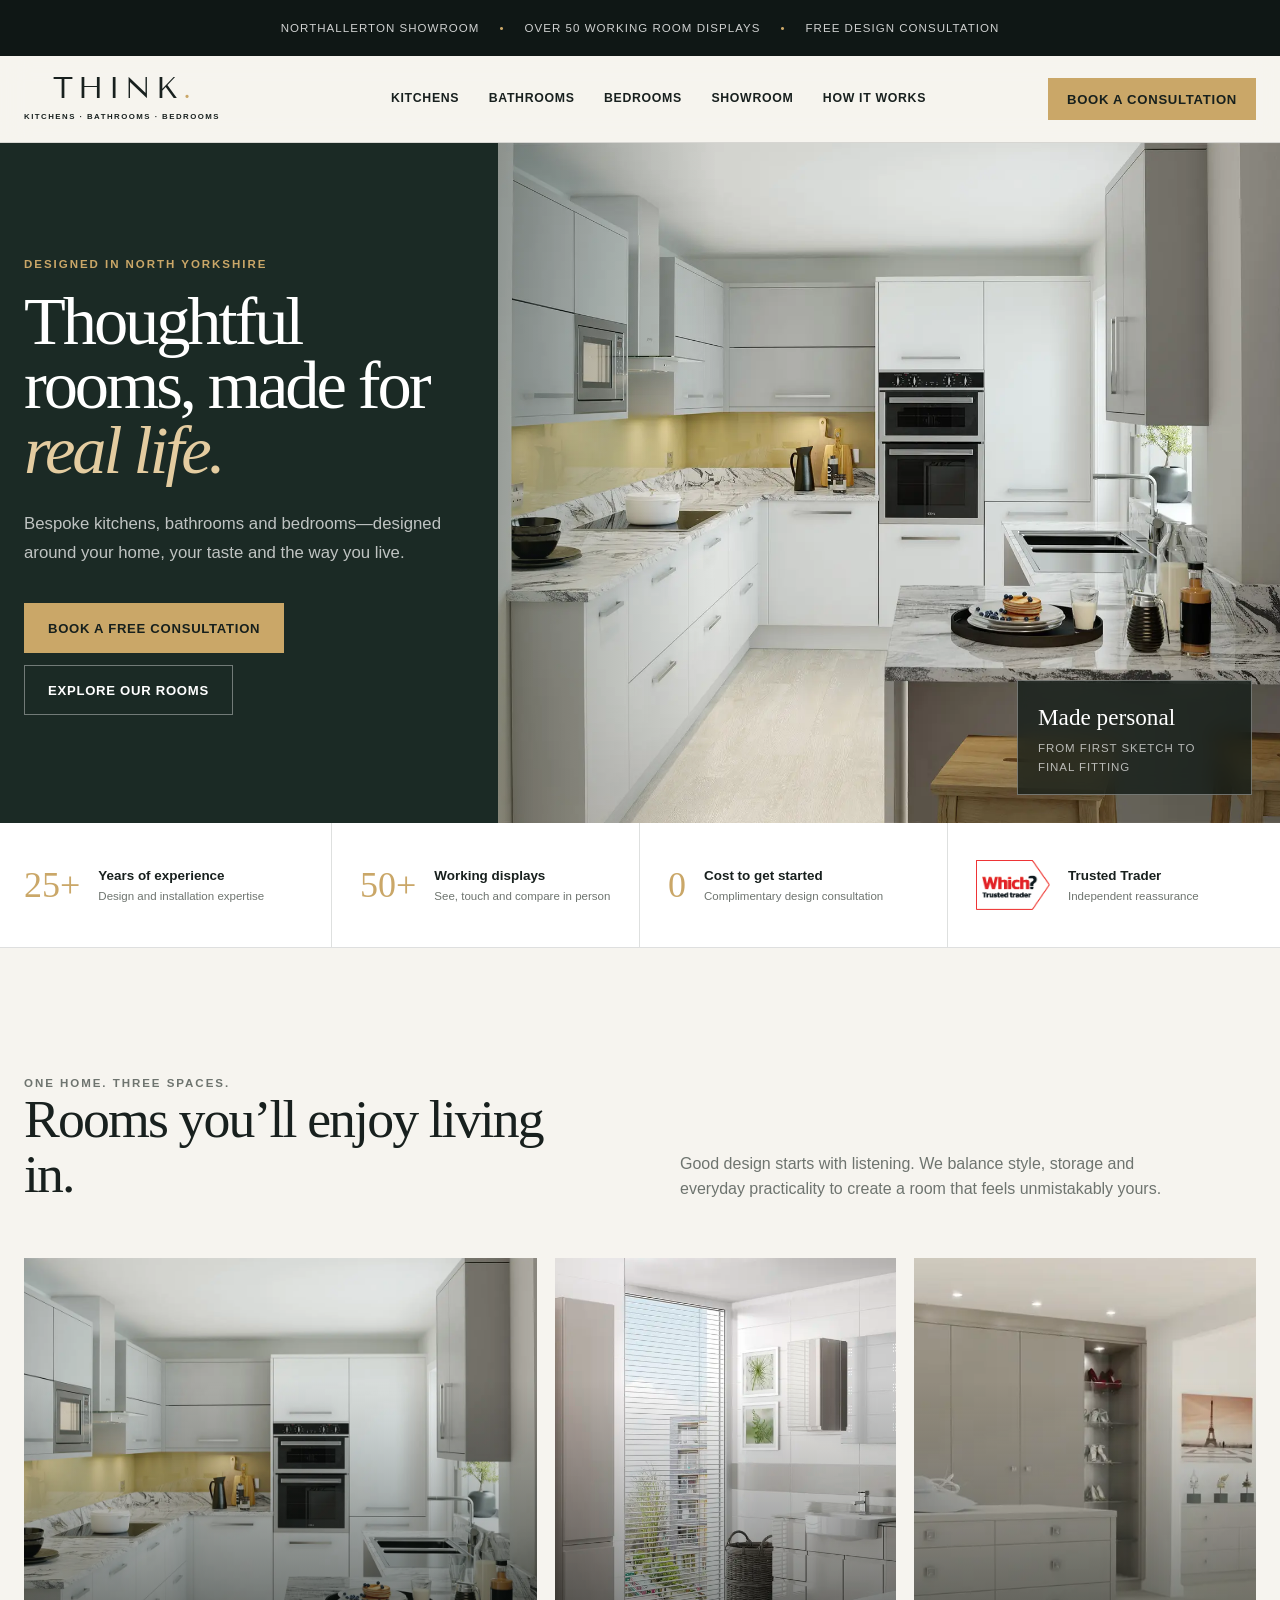
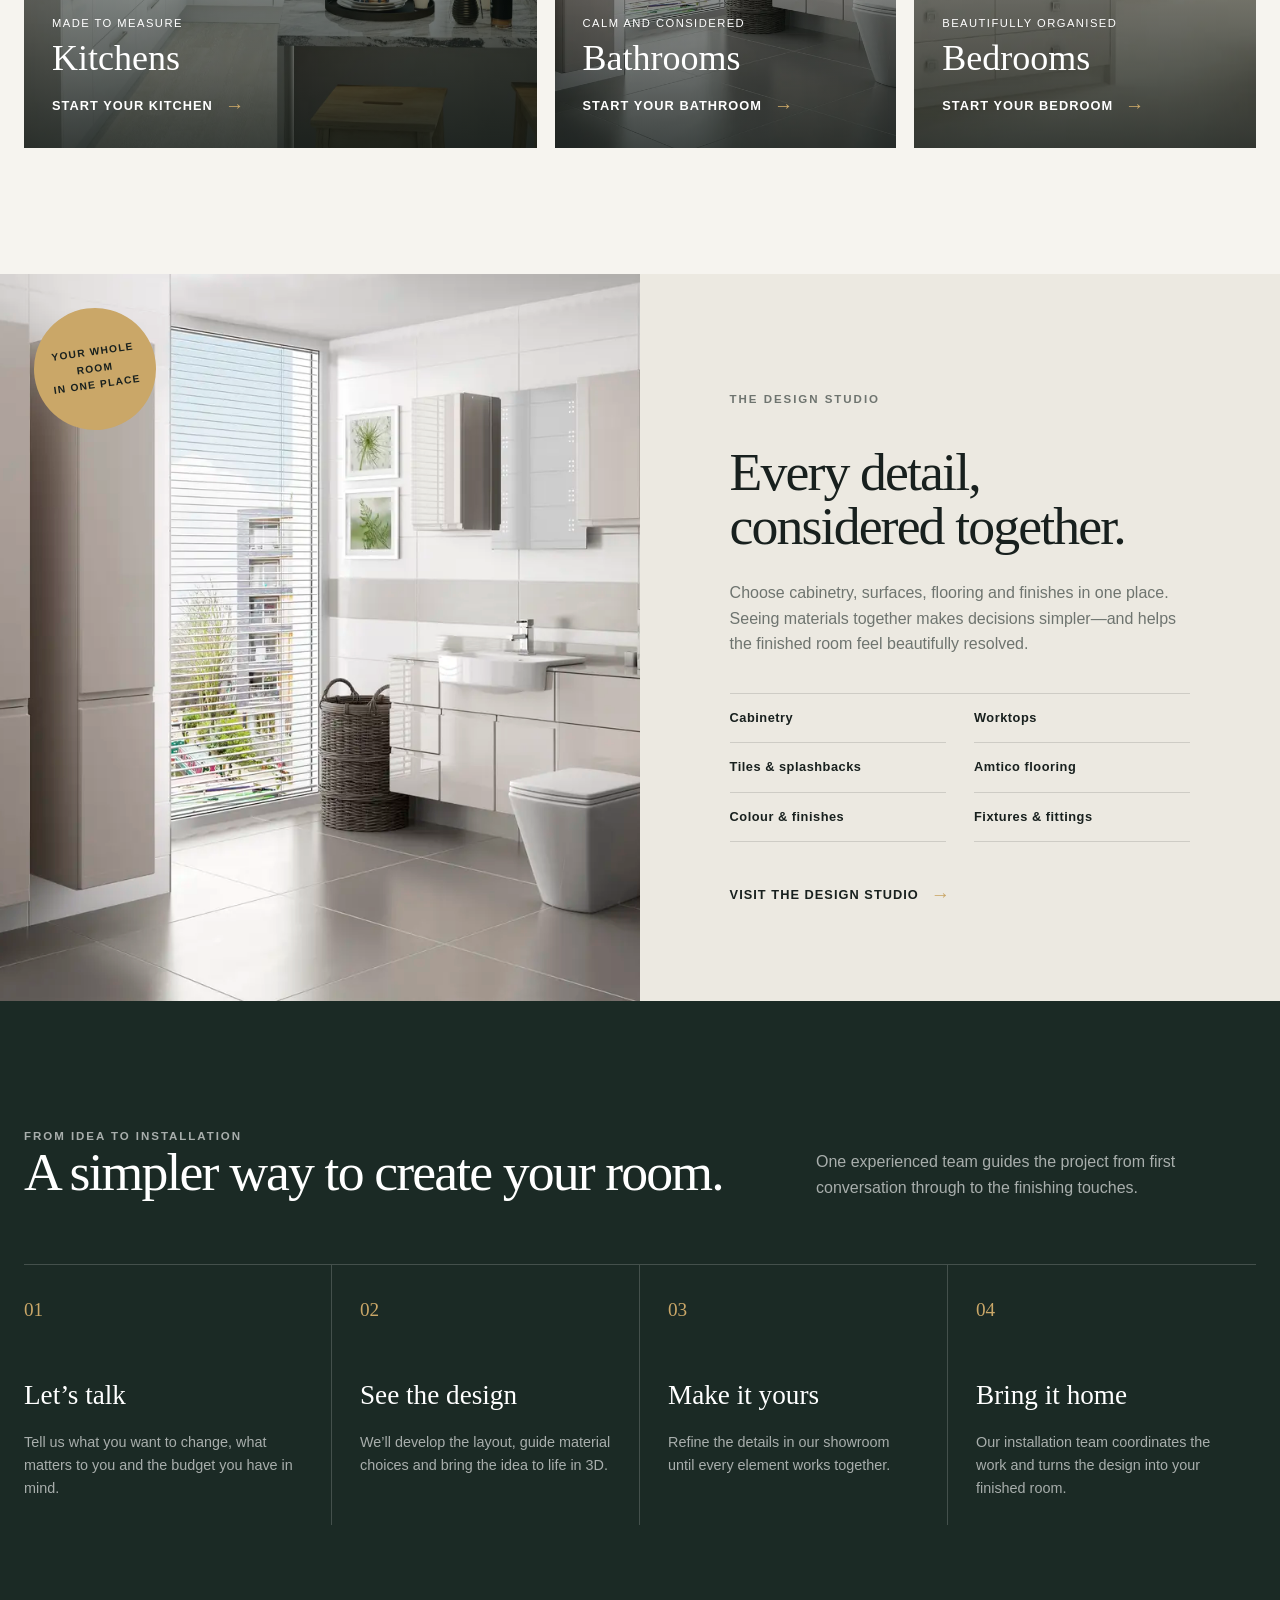
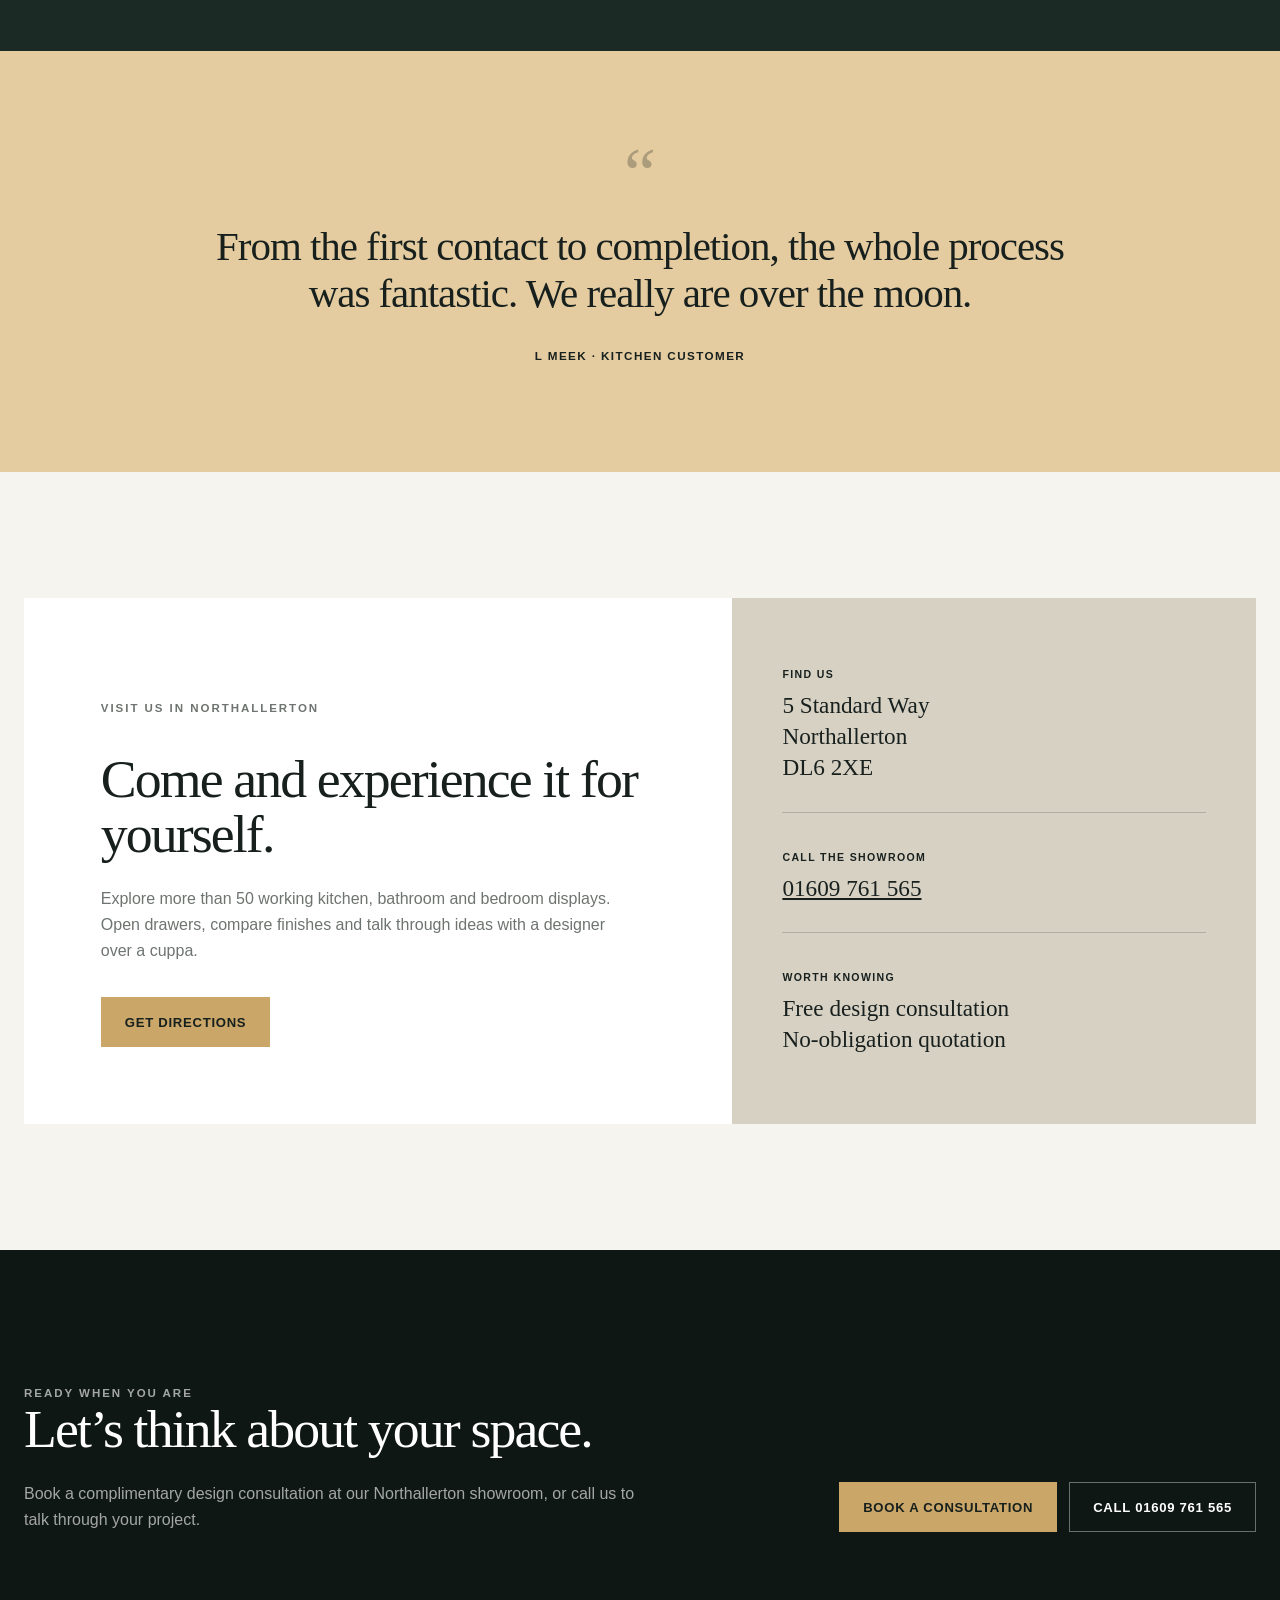
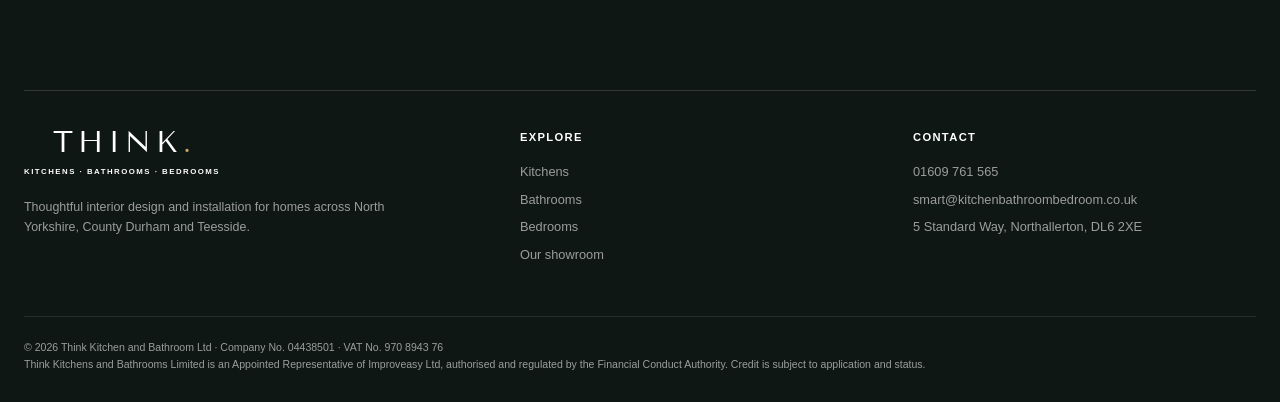
<file: think-kitchens/index.html>
<!doctype html>
<html lang="en-GB">
<head>
  <meta charset="utf-8">
  <meta name="viewport" content="width=device-width, initial-scale=1">
  <meta name="description" content="A modern redesign concept for Think Kitchen, Bathroom & Bedroom in Northallerton.">
  <meta name="robots" content="noindex, nofollow">
  <meta name="theme-color" content="#1b2522">
  <title>Think — Kitchens, Bathrooms & Bedrooms</title>
  <link rel="icon" type="image/svg+xml" href="data:image/svg+xml,%3Csvg xmlns='http://www.w3.org/2000/svg' viewBox='0 0 64 64'%3E%3Crect width='64' height='64' rx='16' fill='%231b2522'/%3E%3Cpath d='M17 18h30v4H34v26h-4V22H17z' fill='%23d3ae68'/%3E%3C/svg%3E">
  <style>
    @font-face { font-family: "Tenor Sans"; src: url("/think-kitchens/tenor-sans.ttf") format("truetype"); font-style: normal; font-weight: 400; font-display: swap; }
    :root {
      --ink: #18201e;
      --forest: #1b2a25;
      --forest-2: #263a33;
      --paper: #f6f4ef;
      --white: #fff;
      --stone: #dedbd2;
      --muted: #6e746f;
      --gold: #caa768;
      --gold-light: #e4cca0;
      --line: rgba(24,32,30,.14);
      --serif: "Iowan Old Style", "Baskerville", "Times New Roman", serif;
      --sans: Inter, ui-sans-serif, -apple-system, BlinkMacSystemFont, "Segoe UI", sans-serif;
      --max: 1240px;
    }
    * { box-sizing: border-box; }
    html { scroll-behavior: smooth; }
    body { margin: 0; color: var(--ink); background: var(--paper); font-family: var(--sans); font-size: 16px; line-height: 1.6; }
    img { display: block; width: 100%; }
    a { color: inherit; }
    button, input { font: inherit; }
    :focus-visible { outline: 3px solid var(--gold); outline-offset: 3px; }
    .wrap { width: min(calc(100% - 48px), var(--max)); margin-inline: auto; }
    .eyebrow { margin: 0 0 16px; color: var(--gold); font-size: .72rem; font-weight: 750; letter-spacing: .17em; text-transform: uppercase; }
    .button { display: inline-flex; min-height: 50px; align-items: center; justify-content: center; gap: 12px; padding: 0 23px; border: 1px solid transparent; background: var(--gold); color: #17201d; font-size: .82rem; font-weight: 760; letter-spacing: .055em; text-decoration: none; text-transform: uppercase; transition: transform .25s ease, background .25s ease, color .25s ease, border-color .25s ease; }
    .button:hover { transform: translateY(-2px); background: var(--gold-light); }
    .button.ghost { border-color: rgba(255,255,255,.38); background: transparent; color: white; }
    .button.ghost:hover { border-color: white; background: white; color: var(--ink); }
    .text-link { display: inline-flex; align-items: center; gap: 12px; font-size: .8rem; font-weight: 760; letter-spacing: .08em; text-decoration: none; text-transform: uppercase; }
    .text-link::after { content: "→"; color: var(--gold); font-size: 1.2rem; transition: transform .2s ease; }
    .text-link:hover::after { transform: translateX(5px); }

    .notice { background: #0f1715; color: rgba(255,255,255,.8); font-size: .72rem; letter-spacing: .09em; text-align: center; text-transform: uppercase; }
    .notice .wrap { display: flex; min-height: 56px; align-items: center; justify-content: center; gap: 20px; }
    .notice span + span::before { content: "•"; margin-right: 20px; color: var(--gold); }
    .nav { position: sticky; z-index: 50; top: 0; border-bottom: 1px solid var(--line); background: rgba(246,244,239,.94); backdrop-filter: blur(14px); }
    .nav-inner { display: grid; min-height: 86px; grid-template-columns: 245px 1fr auto; align-items: center; gap: 28px; }
    .brand { display: inline-flex; width: fit-content; flex-direction: column; align-items: center; text-decoration: none; }
    .brand-main { font-family: "Tenor Sans", var(--sans); font-size: 1.896rem; font-weight: 400; letter-spacing: .17em; line-height: .9; }
    .brand-main i { color: var(--gold); font-style: normal; letter-spacing: 0; }
    .brand-sub { margin-top: 9px; font-size: .49rem; font-weight: 700; letter-spacing: .19em; text-transform: uppercase; }
    .nav-links { display: flex; align-items: center; justify-content: center; gap: clamp(18px, 2.3vw, 36px); }
    .nav-links a { position: relative; font-size: .77rem; font-weight: 680; letter-spacing: .055em; text-decoration: none; text-transform: uppercase; }
    .nav-links a::after { position: absolute; right: 0; bottom: -10px; left: 0; height: 1px; background: var(--gold); content: ""; transform: scaleX(0); transform-origin: left; transition: transform .2s ease; }
    .nav-links a:hover::after { transform: scaleX(1); }
    .nav-cta { min-height: 42px; padding-inline: 18px; }
    .menu-toggle { display: none; width: 46px; height: 46px; border: 0; background: transparent; cursor: pointer; }
    .menu-toggle span { display: block; width: 22px; height: 1px; margin: 6px auto; background: var(--ink); }

    .hero { background: var(--forest); color: white; }
    .hero-grid { display: grid; min-height: 680px; grid-template-columns: minmax(360px,.88fr) minmax(520px,1.38fr); }
    .hero-copy { display: flex; align-items: center; }
    .hero-copy-inner { width: min(550px, calc(100% - 64px)); margin-left: max(24px, min(calc((100vw - var(--max)) / 2), calc(100% - 550px - 24px))); padding: 88px 0 84px; }
    .hero h1 { max-width: 540px; margin: 0; font-family: var(--serif); font-size: clamp(3.4rem, 5.35vw, 6.2rem); font-weight: 400; letter-spacing: -.045em; line-height: .94; }
    .hero h1 em { color: var(--gold-light); font-style: italic; }
    .hero-lede { max-width: 480px; margin: 28px 0 36px; color: rgba(255,255,255,.72); font-size: 1.05rem; line-height: 1.7; }
    .hero-actions { display: flex; flex-wrap: wrap; gap: 12px; }
    .hero-image { position: relative; min-height: 580px; overflow: hidden; }
    .hero-image img { height: 100%; object-fit: cover; object-position: center; }
    .hero-image::after { position: absolute; inset: 0; background: linear-gradient(90deg, rgba(27,42,37,.3), transparent 28%); content: ""; pointer-events: none; }
    .image-note { position: absolute; z-index: 2; right: 28px; bottom: 28px; max-width: 235px; padding: 18px 20px; border: 1px solid rgba(255,255,255,.36); background: rgba(16,25,22,.76); backdrop-filter: blur(10px); }
    .image-note strong, .image-note span { display: block; }
    .image-note strong { font-family: var(--serif); font-size: 1.45rem; font-weight: 400; }
    .image-note span { margin-top: 3px; color: rgba(255,255,255,.67); font-size: .72rem; letter-spacing: .08em; text-transform: uppercase; }

    .trust { border-bottom: 1px solid var(--line); background: white; }
    .trust-grid { display: grid; grid-template-columns: repeat(4,1fr); }
    .trust-item { display: flex; min-height: 124px; align-items: center; gap: 18px; padding: 22px 28px; border-right: 1px solid var(--line); }
    .trust-item:first-child { padding-left: 0; }
    .trust-item:last-child { border-right: 0; }
    .trust-number { color: var(--gold); font-family: var(--serif); font-size: 2.25rem; line-height: 1; }
    .trust-item strong, .trust-item small { display: block; }
    .trust-item strong { font-size: .84rem; }
    .trust-item small { margin-top: 3px; color: var(--muted); font-size: .72rem; line-height: 1.35; }
    .trust-badge img { width: 74px; height: auto; }

    .section { padding: 126px 0; }
    .section-head { display: grid; margin-bottom: 56px; grid-template-columns: 1fr 1fr; align-items: end; gap: 80px; }
    .section-head h2, .studio-copy h2, .process h2, .showroom h2, .contact h2 { margin: 0; font-family: var(--serif); font-size: clamp(2.5rem, 4.2vw, 4.4rem); font-weight: 400; letter-spacing: -.035em; line-height: 1.02; }
    .section-head p { max-width: 500px; margin: 0; color: var(--muted); }
    .rooms { display: grid; grid-template-columns: 1.2fr .8fr .8fr; gap: 18px; }
    .room { position: relative; min-height: 490px; overflow: hidden; background: #d8d8d4; color: white; }
    .room img { height: 100%; object-fit: cover; transition: transform .75s cubic-bezier(.2,.7,.2,1); }
    .room:hover img { transform: scale(1.035); }
    .room::after { position: absolute; inset: 25% 0 0; background: linear-gradient(transparent, rgba(12,20,18,.78)); content: ""; }
    .room-copy { position: absolute; z-index: 2; right: 28px; bottom: 26px; left: 28px; }
    .room-copy span { font-size: .7rem; letter-spacing: .13em; text-transform: uppercase; }
    .room-copy h3 { margin: 6px 0 15px; font-family: var(--serif); font-size: 2.25rem; font-weight: 400; line-height: 1; }
    .room-copy a { color: white; }
    .room-bedroom img { object-position: 58% center; }

    .studio { background: white; }
    .studio-grid { display: grid; grid-template-columns: 1fr 1fr; }
    .studio-visual { position: relative; min-height: 650px; background: var(--stone); }
    .studio-visual img { height: 100%; object-fit: cover; }
    .studio-visual .stamp { position: absolute; top: 34px; left: 34px; display: grid; width: 122px; height: 122px; place-items: center; border-radius: 50%; background: var(--gold); color: var(--ink); font-size: .64rem; font-weight: 760; letter-spacing: .12em; text-align: center; text-transform: uppercase; transform: rotate(-8deg); }
    .studio-copy { display: flex; align-items: center; padding: 90px clamp(48px, 7vw, 120px); background: #ece9e1; }
    .studio-copy p { max-width: 490px; margin: 26px 0 36px; color: var(--muted); }
    .materials { display: grid; max-width: 520px; margin-bottom: 38px; grid-template-columns: repeat(2,1fr); gap: 0 28px; border-top: 1px solid var(--line); }
    .materials span { padding: 14px 0; border-bottom: 1px solid var(--line); font-size: .8rem; font-weight: 680; letter-spacing: .04em; }

    .process { background: var(--forest); color: white; }
    .process-head { display: flex; margin-bottom: 64px; align-items: end; justify-content: space-between; gap: 28px; }
    .process-head p { max-width: 440px; margin: 0; color: rgba(255,255,255,.62); }
    .steps { display: grid; grid-template-columns: repeat(4,1fr); border-top: 1px solid rgba(255,255,255,.18); }
    .step { min-height: 260px; padding: 30px 28px 0 0; border-right: 1px solid rgba(255,255,255,.18); }
    .step + .step { padding-left: 28px; }
    .step:last-child { border-right: 0; }
    .step-num { color: var(--gold); font-family: var(--serif); font-size: 1.2rem; }
    .step h3 { margin: 48px 0 13px; font-family: var(--serif); font-size: 1.7rem; font-weight: 400; }
    .step p { margin: 0; color: rgba(255,255,255,.62); font-size: .9rem; }

    .quote { padding: 104px 0; background: var(--gold-light); text-align: center; }
    .quote-mark { color: rgba(24,32,30,.28); font-family: var(--serif); font-size: 4.5rem; line-height: .55; }
    blockquote { max-width: 900px; margin: 28px auto 24px; font-family: var(--serif); font-size: clamp(1.8rem, 3.2vw, 3.15rem); letter-spacing: -.025em; line-height: 1.16; }
    .quote cite { font-size: .73rem; font-style: normal; font-weight: 760; letter-spacing: .12em; text-transform: uppercase; }

    .showroom { padding: 126px 0; }
    .showroom-card { display: grid; overflow: hidden; background: white; grid-template-columns: 1.15fr .85fr; }
    .showroom-copy { padding: clamp(44px, 6vw, 88px); }
    .showroom-copy p { max-width: 520px; margin: 25px 0 34px; color: var(--muted); }
    .showroom-details { display: grid; padding: 50px; align-content: center; gap: 36px; background: #d7d1c4; }
    .detail { padding-bottom: 28px; border-bottom: 1px solid rgba(24,32,30,.2); }
    .detail:last-child { padding-bottom: 0; border-bottom: 0; }
    .detail span, .detail strong { display: block; }
    .detail span { margin-bottom: 7px; font-size: .66rem; font-weight: 750; letter-spacing: .13em; text-transform: uppercase; }
    .detail strong { font-family: var(--serif); font-size: 1.45rem; font-weight: 400; line-height: 1.35; }

    .contact { padding: 110px 0; background: #0f1715; color: white; }
    .contact-grid { display: grid; grid-template-columns: 1fr auto; align-items: end; gap: 60px; }
    .contact p { max-width: 620px; margin: 24px 0 0; color: rgba(255,255,255,.62); }
    .contact-actions { display: flex; flex-wrap: wrap; justify-content: flex-end; gap: 12px; }
    .footer { padding: 48px 0 30px; background: #0f1715; color: rgba(255,255,255,.58); }
    .footer-top { display: grid; padding-top: 38px; border-top: 1px solid rgba(255,255,255,.14); grid-template-columns: 1.3fr 1fr 1fr; gap: 50px; }
    .footer .brand { color: white; }
    .footer p { max-width: 390px; margin: 20px 0 0; font-size: .78rem; }
    .footer h3 { margin: 0 0 15px; color: white; font-size: .7rem; letter-spacing: .12em; text-transform: uppercase; }
    .footer ul { margin: 0; padding: 0; list-style: none; }
    .footer li { margin: 7px 0; font-size: .8rem; }
    .footer a { text-decoration: none; }
    .footer a:hover { color: white; }
    .legal { margin-top: 44px; padding-top: 22px; border-top: 1px solid rgba(255,255,255,.1); font-size: .66rem; line-height: 1.55; }

    [data-reveal] { opacity: 0; transform: translateY(22px); transition: opacity .65s ease, transform .65s ease; }
    [data-reveal].shown { opacity: 1; transform: none; }
    @media (prefers-reduced-motion: reduce) { html { scroll-behavior: auto; } *, *::before, *::after { scroll-behavior: auto !important; transition-duration: .01ms !important; animation-duration: .01ms !important; } [data-reveal] { opacity: 1; transform: none; } }

    @media (max-width: 1040px) {
      .nav-inner { grid-template-columns: 1fr auto; }
      .nav-links { position: absolute; top: 86px; right: 0; left: 0; display: none; padding: 22px 24px 30px; flex-direction: column; align-items: flex-start; background: var(--paper); border-bottom: 1px solid var(--line); box-shadow: 0 20px 40px rgba(0,0,0,.08); }
      .nav-links.open { display: flex; }
      .nav-cta { display: none; }
      .menu-toggle { display: block; }
      .hero-grid { grid-template-columns: .9fr 1.1fr; }
      .hero-copy-inner { width: calc(100% - 48px); margin-left: 24px; }
      .trust-grid { grid-template-columns: repeat(2,1fr); }
      .trust-item:nth-child(2) { border-right: 0; }
      .trust-item:nth-child(-n+2) { border-bottom: 1px solid var(--line); }
      .trust-item:nth-child(3) { padding-left: 0; }
      .rooms { grid-template-columns: 1fr 1fr; }
      .room:first-child { grid-column: 1 / -1; }
      .studio-copy { padding-inline: 58px; }
      .steps { grid-template-columns: repeat(2,1fr); }
      .step:nth-child(2) { border-right: 0; }
      .step:nth-child(-n+2) { border-bottom: 1px solid rgba(255,255,255,.18); }
    }
    @media (max-width: 760px) {
      .wrap { width: min(calc(100% - 36px), var(--max)); }
      .notice span:last-child { display: none; }
      .nav-inner { min-height: 76px; }
      .nav-links { top: 76px; }
      .brand-main { font-size: 1.704rem; }
      .brand-sub { font-size: .44rem; }
      .hero-grid { min-height: auto; grid-template-columns: 1fr; }
      .hero-copy-inner { width: auto; margin: 0; padding: 75px 22px 65px; }
      .hero h1 { font-size: clamp(3.2rem, 16vw, 5rem); }
      .hero-image { min-height: 480px; }
      .image-note { right: 18px; bottom: 18px; left: 18px; }
      .trust-grid { grid-template-columns: 1fr 1fr; }
      .trust-item { min-height: 108px; padding: 17px 12px; flex-direction: column; align-items: flex-start; gap: 8px; }
      .trust-item:first-child, .trust-item:nth-child(3) { padding-left: 0; }
      .trust-item:nth-child(odd) { border-right: 1px solid var(--line); }
      .trust-number { font-size: 1.8rem; }
      .section, .showroom { padding: 88px 0; }
      .section-head { margin-bottom: 38px; grid-template-columns: 1fr; gap: 22px; }
      .rooms { grid-template-columns: 1fr; }
      .room, .room:first-child { min-height: 440px; grid-column: auto; }
      .studio-grid { grid-template-columns: 1fr; }
      .studio-visual { min-height: 440px; }
      .studio-copy { padding: 70px 22px; }
      .process-head { align-items: flex-start; flex-direction: column; }
      .steps { grid-template-columns: 1fr; }
      .step, .step + .step { min-height: 215px; padding: 26px 0; border-right: 0; border-bottom: 1px solid rgba(255,255,255,.18); }
      .step h3 { margin-top: 32px; }
      .quote { padding: 82px 0; }
      .showroom-card { grid-template-columns: 1fr; }
      .showroom-copy { padding: 50px 28px; }
      .showroom-details { padding: 42px 28px; }
      .contact-grid { grid-template-columns: 1fr; align-items: start; gap: 36px; }
      .contact-actions { justify-content: flex-start; }
      .footer-top { grid-template-columns: 1fr; gap: 34px; }
    }
    @media (max-width: 420px) {
      .hero-actions, .contact-actions { flex-direction: column; }
      .button { width: 100%; }
      .materials { grid-template-columns: 1fr; }
    }
  </style>
</head>
<body>
  <div class="notice">
    <div class="wrap"><span>Northallerton showroom</span><span>Over 50 working room displays</span><span>Free design consultation</span></div>
  </div>

  <header class="nav">
    <div class="wrap nav-inner">
      <a class="brand" href="#top" aria-label="Think home">
        <span class="brand-main">THINK<i>.</i></span>
        <span class="brand-sub">Kitchens · Bathrooms · Bedrooms</span>
      </a>
      <nav class="nav-links" id="navigation" aria-label="Main navigation">
        <a href="#kitchens">Kitchens</a>
        <a href="#bathrooms">Bathrooms</a>
        <a href="#bedrooms">Bedrooms</a>
        <a href="#showroom">Showroom</a>
        <a href="#process">How it works</a>
      </nav>
      <a class="button nav-cta" href="#contact">Book a consultation</a>
      <button class="menu-toggle" type="button" aria-controls="navigation" aria-expanded="false" aria-label="Open menu"><span></span><span></span><span></span></button>
    </div>
  </header>

  <main id="top">
    <section class="hero">
      <div class="hero-grid">
        <div class="hero-copy">
          <div class="hero-copy-inner" data-reveal>
            <p class="eyebrow">Designed in North Yorkshire</p>
            <h1>Thoughtful rooms, made for <em>real life.</em></h1>
            <p class="hero-lede">Bespoke kitchens, bathrooms and bedrooms—designed around your home, your taste and the way you live.</p>
            <div class="hero-actions">
              <a class="button" href="#contact">Book a free consultation</a>
              <a class="button ghost" href="#rooms">Explore our rooms</a>
            </div>
          </div>
        </div>
        <div class="hero-image">
          <img src="/think-kitchens/hero.webp" alt="Bright contemporary kitchen with white cabinetry and stone worktops">
          <div class="image-note"><strong>Made personal</strong><span>From first sketch to final fitting</span></div>
        </div>
      </div>
    </section>

    <section class="trust" aria-label="Why choose Think">
      <div class="wrap trust-grid">
        <div class="trust-item"><span class="trust-number">25+</span><div><strong>Years of experience</strong><small>Design and installation expertise</small></div></div>
        <div class="trust-item"><span class="trust-number">50+</span><div><strong>Working displays</strong><small>See, touch and compare in person</small></div></div>
        <div class="trust-item"><span class="trust-number">0</span><div><strong>Cost to get started</strong><small>Complimentary design consultation</small></div></div>
        <div class="trust-item trust-badge"><img src="/think-kitchens/which.png" alt="Which? Trusted Trader"><div><strong>Trusted Trader</strong><small>Independent reassurance</small></div></div>
      </div>
    </section>

    <section class="section" id="rooms">
      <div class="wrap">
        <div class="section-head" data-reveal>
          <div><p class="eyebrow">One home. Three spaces.</p><h2>Rooms you’ll enjoy living in.</h2></div>
          <p>Good design starts with listening. We balance style, storage and everyday practicality to create a room that feels unmistakably yours.</p>
        </div>
        <div class="rooms">
          <article class="room" id="kitchens" data-reveal>
            <img src="/think-kitchens/hero.webp" alt="Contemporary fitted kitchen">
            <div class="room-copy"><span>Made to measure</span><h3>Kitchens</h3><a class="text-link" href="#contact">Start your kitchen</a></div>
          </article>
          <article class="room" id="bathrooms" data-reveal>
            <img src="/think-kitchens/bathroom.webp" alt="Light modern fitted bathroom">
            <div class="room-copy"><span>Calm and considered</span><h3>Bathrooms</h3><a class="text-link" href="#contact">Start your bathroom</a></div>
          </article>
          <article class="room room-bedroom" id="bedrooms" data-reveal>
            <img src="/think-kitchens/bedroom.webp" alt="Fitted contemporary bedroom storage">
            <div class="room-copy"><span>Beautifully organised</span><h3>Bedrooms</h3><a class="text-link" href="#contact">Start your bedroom</a></div>
          </article>
        </div>
      </div>
    </section>

    <section class="studio" aria-label="Complete design service">
      <div class="studio-grid">
        <div class="studio-visual"><img src="/think-kitchens/bathroom.webp" alt="Contemporary bathroom furniture and finishes"><div class="stamp">Your whole room<br>in one place</div></div>
        <div class="studio-copy" data-reveal>
          <div>
            <p class="eyebrow">The design studio</p>
            <h2>Every detail, considered together.</h2>
            <p>Choose cabinetry, surfaces, flooring and finishes in one place. Seeing materials together makes decisions simpler—and helps the finished room feel beautifully resolved.</p>
            <div class="materials"><span>Cabinetry</span><span>Worktops</span><span>Tiles & splashbacks</span><span>Amtico flooring</span><span>Colour & finishes</span><span>Fixtures & fittings</span></div>
            <a class="text-link" href="#showroom">Visit the design studio</a>
          </div>
        </div>
      </div>
    </section>

    <section class="section process" id="process">
      <div class="wrap">
        <div class="process-head" data-reveal><div><p class="eyebrow">From idea to installation</p><h2>A simpler way to create your room.</h2></div><p>One experienced team guides the project from first conversation through to the finishing touches.</p></div>
        <div class="steps">
          <article class="step" data-reveal><span class="step-num">01</span><h3>Let’s talk</h3><p>Tell us what you want to change, what matters to you and the budget you have in mind.</p></article>
          <article class="step" data-reveal><span class="step-num">02</span><h3>See the design</h3><p>We’ll develop the layout, guide material choices and bring the idea to life in 3D.</p></article>
          <article class="step" data-reveal><span class="step-num">03</span><h3>Make it yours</h3><p>Refine the details in our showroom until every element works together.</p></article>
          <article class="step" data-reveal><span class="step-num">04</span><h3>Bring it home</h3><p>Our installation team coordinates the work and turns the design into your finished room.</p></article>
        </div>
      </div>
    </section>

    <section class="quote" aria-label="Customer testimonial">
      <div class="wrap" data-reveal><div class="quote-mark">“</div><blockquote>From the first contact to completion, the whole process was fantastic. We really are over the moon.</blockquote><cite>L Meek · Kitchen customer</cite></div>
    </section>

    <section class="showroom" id="showroom">
      <div class="wrap showroom-card" data-reveal>
        <div class="showroom-copy">
          <p class="eyebrow">Visit us in Northallerton</p>
          <h2>Come and experience it for yourself.</h2>
          <p>Explore more than 50 working kitchen, bathroom and bedroom displays. Open drawers, compare finishes and talk through ideas with a designer over a cuppa.</p>
          <a class="button" href="https://www.google.com/maps/search/?api=1&query=5+Standard+Way+Northallerton+DL6+2XE" target="_blank" rel="noreferrer">Get directions</a>
        </div>
        <div class="showroom-details">
          <div class="detail"><span>Find us</span><strong>5 Standard Way<br>Northallerton<br>DL6 2XE</strong></div>
          <div class="detail"><span>Call the showroom</span><strong><a href="tel:+441609761565">01609 761 565</a></strong></div>
          <div class="detail"><span>Worth knowing</span><strong>Free design consultation<br>No-obligation quotation</strong></div>
        </div>
      </div>
    </section>

    <section class="contact" id="contact">
      <div class="wrap contact-grid">
        <div data-reveal><p class="eyebrow">Ready when you are</p><h2>Let’s think about your space.</h2><p>Book a complimentary design consultation at our Northallerton showroom, or call us to talk through your project.</p></div>
        <div class="contact-actions" data-reveal><a class="button" href="mailto:smart@kitchenbathroombedroom.co.uk?subject=Design%20consultation">Book a consultation</a><a class="button ghost" href="tel:+441609761565">Call 01609 761 565</a></div>
      </div>
    </section>
  </main>

  <footer class="footer">
    <div class="wrap">
      <div class="footer-top">
        <div><a class="brand" href="#top"><span class="brand-main">THINK<i>.</i></span><span class="brand-sub">Kitchens · Bathrooms · Bedrooms</span></a><p>Thoughtful interior design and installation for homes across North Yorkshire, County Durham and Teesside.</p></div>
        <div><h3>Explore</h3><ul><li><a href="#kitchens">Kitchens</a></li><li><a href="#bathrooms">Bathrooms</a></li><li><a href="#bedrooms">Bedrooms</a></li><li><a href="#showroom">Our showroom</a></li></ul></div>
        <div><h3>Contact</h3><ul><li><a href="tel:+441609761565">01609 761 565</a></li><li><a href="mailto:smart@kitchenbathroombedroom.co.uk">smart@kitchenbathroombedroom.co.uk</a></li><li>5 Standard Way, Northallerton, DL6 2XE</li></ul></div>
      </div>
      <div class="legal">© 2026 Think Kitchen and Bathroom Ltd · Company No. 04438501 · VAT No. 970 8943 76<br>Think Kitchens and Bathrooms Limited is an Appointed Representative of Improveasy Ltd, authorised and regulated by the Financial Conduct Authority. Credit is subject to application and status.</div>
    </div>
  </footer>

  <script>
    const menuButton = document.querySelector('.menu-toggle');
    const navigation = document.querySelector('.nav-links');
    menuButton.addEventListener('click', () => {
      const open = navigation.classList.toggle('open');
      menuButton.setAttribute('aria-expanded', String(open));
      menuButton.setAttribute('aria-label', open ? 'Close menu' : 'Open menu');
    });
    navigation.querySelectorAll('a').forEach(link => link.addEventListener('click', () => {
      navigation.classList.remove('open');
      menuButton.setAttribute('aria-expanded', 'false');
      menuButton.setAttribute('aria-label', 'Open menu');
    }));
    const observer = new IntersectionObserver(entries => {
      entries.forEach(entry => { if (entry.isIntersecting) { entry.target.classList.add('shown'); observer.unobserve(entry.target); } });
    }, { threshold: .12 });
    document.querySelectorAll('[data-reveal]').forEach(item => observer.observe(item));
  </script>
</body>
</html>
</file>
<file: mjf-detailing/style.css>
:root { --ink:#0c0e0f; --ink-soft:#171a1c; --paper:#f2f1ed; --white:#fff; --line:rgba(12,14,15,.16); --line-light:rgba(255,255,255,.16); --accent:#0095ff; --shell:min(1180px,calc(100% - 48px)); }
*{box-sizing:border-box} html{scroll-behavior:smooth} body{margin:0;background:var(--paper);color:var(--ink);font-family:"Helvetica Neue",Helvetica,Arial,sans-serif;font-size:16px;line-height:1.55;-webkit-font-smoothing:antialiased} body.menu-open{overflow:hidden} a{color:inherit} img{display:block;width:100%;height:100%;object-fit:cover}.shell{width:var(--shell);margin-inline:auto}.skip-link{position:fixed;left:16px;top:-80px;z-index:100;padding:12px 18px;background:var(--white);color:var(--ink)}.skip-link:focus{top:16px}
.site-header{position:absolute;inset:0 0 auto;z-index:20;color:var(--white);border-bottom:1px solid var(--line-light)}.nav-wrap{min-height:96px;display:grid;grid-template-columns:auto 1fr auto;align-items:center;gap:48px}.brand{display:inline-flex;align-items:baseline;gap:9px;text-decoration:none;text-transform:uppercase}.brand-main{font-size:1.8rem;font-weight:800;line-height:1;letter-spacing:-.08em}.brand-sub{font-size:.68rem;font-weight:700;letter-spacing:.25em}.primary-nav{justify-self:center;display:flex;align-items:center;gap:34px}.primary-nav a,.nav-cta{font-size:.78rem;font-weight:650;letter-spacing:.04em;text-decoration:none}.primary-nav a{color:rgba(255,255,255,.74);transition:color .2s}.primary-nav a:hover{color:var(--white)}.nav-cta{border-bottom:1px solid var(--accent);padding-bottom:5px}.menu-toggle{display:none}
.hero{position:relative;min-height:770px;height:93vh;color:var(--white);display:flex;align-items:center;overflow:hidden;background:#111517}.hero-media{position:absolute;inset:0;background:url("assets/hero-detailer.jpg") center 45%/cover no-repeat}.hero-shade{position:absolute;inset:0;background:linear-gradient(90deg,rgba(5,7,8,.91) 0%,rgba(5,7,8,.69) 39%,rgba(5,7,8,.20) 70%,rgba(5,7,8,.30) 100%)}.hero-content{position:relative;z-index:2;padding-top:50px}.eyebrow{margin:0 0 24px;color:#085e9b;font-size:.68rem;font-weight:800;letter-spacing:.18em;text-transform:uppercase}.eyebrow.light{color:var(--accent)}.hero h1{margin:0;max-width:880px;font-size:clamp(4rem,8.4vw,8.1rem);font-weight:650;line-height:.86;letter-spacing:-.07em}.hero h1 span{color:rgba(255,255,255,.45)}.hero-copy{margin:36px 0 0;max-width:555px;color:rgba(255,255,255,.78);font-size:1.13rem;line-height:1.65}.hero-actions{margin-top:38px;display:flex;gap:12px;align-items:center;flex-wrap:wrap}.button{min-height:54px;display:inline-flex;align-items:center;justify-content:center;padding:0 24px;text-decoration:none;font-size:.78rem;font-weight:750;letter-spacing:.04em;transition:background .2s,color .2s,border-color .2s}.button-primary{background:var(--accent);color:var(--ink)}.button-primary:hover{background:#4cb5ff}.button-ghost{border:1px solid rgba(255,255,255,.28);color:var(--white)}.button-ghost:hover{background:var(--white);border-color:var(--white);color:var(--ink)}.hero-foot{position:absolute;z-index:3;inset:auto 0 0;border-top:1px solid var(--line-light)}.hero-foot-inner{min-height:78px;display:grid;grid-template-columns:repeat(3,1fr);align-items:center}.hero-foot p{margin:0;font-size:.69rem;font-weight:700;letter-spacing:.12em;text-transform:uppercase;color:rgba(255,255,255,.68)}.hero-foot p:nth-child(2){text-align:center}.hero-foot p:last-child{text-align:right}
.intro{padding:140px 0 130px}.intro-grid{display:grid;grid-template-columns:1.05fr .95fr;gap:110px;align-items:start}.intro h2,.section-heading h2,.detail-copy h2,.process h2,.areas h2,.contact h2{margin:0;font-weight:620;letter-spacing:-.055em;line-height:.97}.intro h2{max-width:620px;font-size:clamp(3rem,5.2vw,5.4rem)}.intro-copy{padding-top:35px;max-width:520px}.intro-copy p{margin:0 0 24px;color:#4e5252}.intro-copy .lead{color:var(--ink);font-size:1.27rem;line-height:1.55}.brand-list{display:flex;flex-wrap:wrap;gap:10px 24px;margin-top:42px;padding-top:24px;border-top:1px solid var(--line)}.brand-list span{color:#6d706f;font-size:.69rem;font-weight:750;letter-spacing:.09em;text-transform:uppercase}
.services{background:var(--ink);color:var(--white);padding:130px 0 120px}.section-heading{display:grid;grid-template-columns:1fr 380px;gap:80px;align-items:end;margin-bottom:64px}.section-heading h2{max-width:710px;font-size:clamp(3rem,5.1vw,5.2rem)}.section-heading>p{margin:0 0 3px;color:rgba(255,255,255,.55)}.package-grid{display:grid;grid-template-columns:repeat(3,1fr);border:1px solid var(--line-light)}.package-card{min-height:545px;display:flex;flex-direction:column;padding:34px;border-right:1px solid var(--line-light);background:var(--ink)}.package-card:last-child{border-right:0}.package-card.featured{background:var(--white);color:var(--ink);transform:translateY(-12px);box-shadow:0 24px 70px rgba(0,0,0,.28)}.package-top{display:flex;justify-content:space-between;align-items:flex-start}.package-number{color:var(--accent);font-size:.68rem;font-weight:800;letter-spacing:.14em}.package-price{margin:0;color:rgba(255,255,255,.48);font-size:.7rem;text-transform:uppercase;letter-spacing:.08em}.featured .package-price{color:#7b7d7a}.package-price strong{color:currentColor;font-size:1rem}.package-card h3{margin:55px 0 12px;font-size:2.35rem;letter-spacing:-.045em}.package-card>p{min-height:52px;margin:0;color:rgba(255,255,255,.55)}.package-card.featured>p{color:#656967}.package-card ul{list-style:none;padding:30px 0 0;margin:30px 0 35px;border-top:1px solid var(--line-light)}.featured ul{border-color:var(--line)}.package-card li{position:relative;padding:8px 0 8px 22px;font-size:.9rem}.package-card li::before{content:"";position:absolute;left:0;top:17px;width:7px;height:1px;background:var(--accent)}.package-card a{margin-top:auto;text-decoration:none;font-size:.76rem;font-weight:750;border-bottom:1px solid var(--line-light);padding-bottom:12px;display:flex;justify-content:space-between}.featured a{border-color:var(--line)}.package-card a span{color:var(--accent)}.pricing-note{margin:28px 0 0;color:rgba(255,255,255,.44);font-size:.74rem;letter-spacing:.035em}
.detail-story{min-height:760px;display:grid;grid-template-columns:1.16fr .84fr;grid-template-rows:1fr 1fr;background:var(--paper)}.detail-photo-main{grid-row:1/3;min-height:760px}.detail-copy{padding:95px 9vw 70px 7vw;display:flex;flex-direction:column;justify-content:center}.detail-copy h2{max-width:520px;font-size:clamp(2.6rem,4.3vw,4.5rem)}.detail-copy>p:not(.eyebrow){max-width:500px;margin:28px 0 30px;color:#555a58}.text-link{width:fit-content;display:inline-flex;gap:40px;padding-bottom:8px;border-bottom:1px solid var(--line);text-decoration:none;font-size:.77rem;font-weight:750}.text-link span{color:#085e9b}.detail-photo-side{min-height:310px}
.process{padding:140px 0}.process-grid{display:grid;grid-template-columns:.8fr 1.2fr;gap:120px;align-items:start}.process-heading{position:sticky;top:60px}.process h2{font-size:clamp(3.2rem,5vw,5.2rem)}.process-heading>p:last-child{max-width:360px;margin:28px 0 0;color:#5f6461}.process-steps{margin:0;padding:0;list-style:none;border-top:1px solid var(--line)}.process-steps li{display:grid;grid-template-columns:70px 1fr;gap:20px;padding:34px 0 36px;border-bottom:1px solid var(--line)}.process-steps>li>span{color:#085e9b;font-size:.66rem;font-weight:800;letter-spacing:.1em}.process-steps h3{margin:-7px 0 8px;font-size:1.5rem;letter-spacing:-.03em}.process-steps p{margin:0;max-width:530px;color:#636765}
.areas{padding:130px 0;background:var(--ink-soft);color:var(--white)}.areas-grid{display:grid;grid-template-columns:.85fr 1.15fr;gap:100px}.areas h2{font-size:clamp(3.4rem,6vw,6.5rem)}.town-list{list-style:none;padding:0;margin:0;display:grid;grid-template-columns:repeat(2,1fr)}.town-list li{padding:14px 0 16px;border-bottom:1px solid var(--line-light);color:rgba(255,255,255,.87);font-size:1.15rem}.town-list li:nth-child(odd){margin-right:26px}.areas-note{margin:34px 0 0;max-width:590px;color:rgba(255,255,255,.48)}
.contact{padding:145px 0 130px;background:var(--accent)}.contact-inner{text-align:center}.contact .eyebrow{color:#053558}.contact h2{font-size:clamp(4rem,8vw,8.3rem)}.contact-actions{margin-top:46px;display:flex;align-items:center;justify-content:center;gap:28px;flex-wrap:wrap}.button-dark{background:var(--ink);color:var(--white)}.button-dark:hover{background:#26292a}.text-link.dark{border-color:rgba(12,14,15,.38)}.text-link.dark span{color:var(--ink)}
.site-footer{padding:52px 0;background:var(--ink);color:var(--white)}.footer-grid{display:grid;grid-template-columns:auto 1fr auto;gap:60px;align-items:center}.footer-brand{min-width:140px}.site-footer>.shell>p{color:rgba(255,255,255,.45);font-size:.78rem}.footer-meta{text-align:right}.footer-meta p{margin:4px 0;color:rgba(255,255,255,.42);font-size:.68rem}
@media(max-width:980px){:root{--shell:min(100% - 36px,880px)}.nav-wrap{min-height:82px;grid-template-columns:auto 1fr auto;gap:22px}.nav-cta{display:none}.menu-toggle{justify-self:end;display:inline-flex;align-items:center;gap:11px;border:0;background:transparent;color:var(--white);font:inherit;font-size:.75rem;font-weight:700}.menu-lines{width:22px;display:grid;gap:5px}.menu-lines i{display:block;height:1px;background:currentColor;transition:transform .2s}.menu-toggle[aria-expanded=true] .menu-lines i:first-child{transform:translateY(3px) rotate(45deg)}.menu-toggle[aria-expanded=true] .menu-lines i:last-child{transform:translateY(-3px) rotate(-45deg)}.primary-nav{display:none;position:fixed;inset:82px 0 0;width:100%;justify-self:stretch;padding:60px 28px;background:var(--ink);align-items:flex-start;flex-direction:column;gap:25px}.primary-nav.open{display:flex}.primary-nav a{font-size:1.8rem;color:var(--white)}.intro-grid,.process-grid,.areas-grid{grid-template-columns:1fr;gap:60px}.intro-copy{padding-top:0}.package-grid{grid-template-columns:1fr}.package-card{min-height:auto;border-right:0;border-bottom:1px solid var(--line-light)}.package-card:last-child{border-bottom:0}.package-card.featured{transform:none}.package-card>p{min-height:0}.section-heading{grid-template-columns:1fr;gap:26px}.detail-story{grid-template-columns:1fr 1fr;grid-template-rows:auto 350px}.detail-photo-main{grid-column:1;grid-row:1;min-height:530px}.detail-copy{grid-column:2;grid-row:1;padding:65px 7vw}.detail-photo-side{grid-column:1/3;grid-row:2}.process-heading{position:static}.footer-grid{grid-template-columns:1fr 1fr}.footer-grid>p{display:none}}
@media(max-width:640px){:root{--shell:calc(100% - 30px)}.hero{min-height:720px;height:100svh}.hero-media{background-position:62% center}.hero-shade{background:linear-gradient(90deg,rgba(5,7,8,.90),rgba(5,7,8,.38))}.hero h1{font-size:clamp(3.5rem,17vw,5.2rem)}.hero-copy{max-width:90%;font-size:1rem}.hero-actions{align-items:stretch;flex-direction:column;width:min(100%,320px)}.hero-foot-inner{grid-template-columns:1fr 1fr;min-height:64px}.hero-foot p{font-size:.58rem}.hero-foot p:nth-child(2){display:none}.intro,.services,.process,.areas{padding:90px 0}.intro-grid{gap:42px}.intro h2,.section-heading h2,.process h2{font-size:3.2rem}.package-card{padding:28px 24px}.package-card h3{margin-top:42px}.pricing-note{line-height:1.7}.detail-story{display:flex;flex-direction:column}.detail-photo-main{min-height:440px}.detail-copy{padding:80px 24px}.detail-copy h2{font-size:3rem}.detail-photo-side{min-height:260px}.process-steps li{grid-template-columns:48px 1fr}.areas-grid{gap:48px}.areas h2{font-size:3.8rem}.town-list{grid-template-columns:1fr}.town-list li:nth-child(odd){margin-right:0}.contact{padding:100px 0 95px}.contact h2{font-size:4rem}.contact-actions{flex-direction:column}.footer-grid{grid-template-columns:1fr;gap:25px}.footer-meta{text-align:left}}
@media(prefers-reduced-motion:reduce){html{scroll-behavior:auto}*,*::before,*::after{transition-duration:.01ms!important}}
@media(max-width:980px){:root{--shell:min(calc(100% - 36px),880px)}}

/* Refined MJF lockup and highlighted package treatment */
.brand{flex-direction:column;align-items:center;gap:2px}
.brand-main{font-size:2.376rem}
.brand-sub{display:block;width:100%;padding-left:.3em;color:var(--accent);font-size:.64rem;line-height:1;letter-spacing:.3em;text-align:center}
.package-card.featured{border:1px solid rgba(255,255,255,.72);box-shadow:0 0 28px rgba(255,255,255,.2),0 0 72px rgba(255,255,255,.08),0 24px 70px rgba(0,0,0,.28);position:relative;z-index:1}

/* Compact testimonial carousel */
.testimonial-strip{background:#e8e6df;border-top:1px solid var(--line);border-bottom:1px solid var(--line)}
.testimonial-layout{min-height:250px;display:grid;grid-template-columns:180px minmax(0,1fr) 120px;gap:56px;align-items:center}
.testimonial-label .eyebrow{margin-bottom:18px}
.testimonial-count{margin:0;color:#7b7e7b;font-size:.68rem;font-weight:750;letter-spacing:.13em}
.testimonial-stage{position:relative;min-height:125px;display:flex;align-items:center}
.testimonial-slide{display:none;margin:0}
.testimonial-slide.active{display:block}
.testimonial-slide blockquote{margin:0;max-width:760px;font-size:clamp(1.35rem,2.1vw,2rem);font-weight:540;line-height:1.32;letter-spacing:-.025em}
.testimonial-slide figcaption{margin-top:18px;color:#777a77;font-size:.68rem;font-weight:750;letter-spacing:.12em;text-transform:uppercase}
.testimonial-controls{display:flex;justify-content:flex-end;gap:8px}
.testimonial-controls button{width:48px;height:48px;border:1px solid rgba(12,14,15,.28);background:transparent;color:var(--ink);font:inherit;font-size:1.1rem;cursor:pointer;transition:background .2s,color .2s,border-color .2s}
.testimonial-controls button:hover,.testimonial-controls button:focus-visible{background:var(--ink);border-color:var(--ink);color:var(--white)}
@media(max-width:760px){.testimonial-layout{min-height:300px;grid-template-columns:1fr auto;gap:28px 20px;padding-block:48px}.testimonial-stage{grid-column:1/3;grid-row:2;min-height:140px}.testimonial-controls{grid-column:2;grid-row:1}.testimonial-slide blockquote{font-size:1.45rem}}

/* Supplied MJF logo artwork */
.brand{line-height:0}
.brand-logo{display:block;width:118px;height:auto}
.footer-brand .brand-logo{width:126px}
@media(max-width:640px){.brand-logo{width:106px}.footer-brand .brand-logo{width:118px}}
</file>
